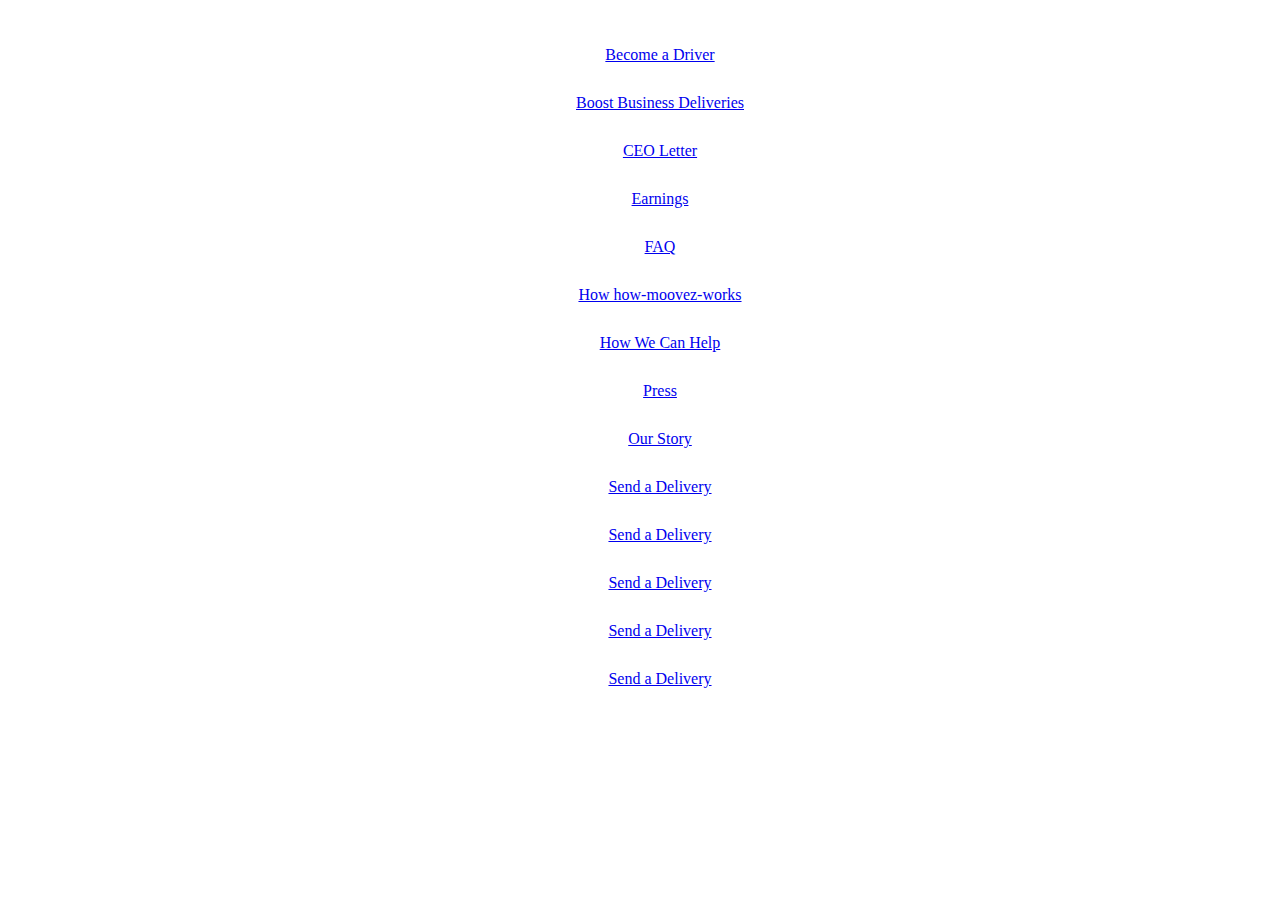
<file: index.html>
<!DOCTYPE html>
<html lang="en">
  <head>
    <meta charset="UTF-8" />
    <meta name="viewport" content="width=device-width, initial-scale=1.0" />
    <title>Document</title>
  </head>
  <style>
    ul {
      text-align: center;
      align-content: center;
      justify-content: center;
      list-style-type: none;
    }

    li {
      margin-top: 30px;
    }
  </style>
  <body>
    <ul>
      <li>
        <a href="./become-a-driver.html"> <p>Become a Driver</p></a>
      </li>
      <li>
        <a href="./boost-business-deliveries.html">
          <p>Boost Business Deliveries</p></a
        >
      </li>
      <li>
        <a href="./ceo_letter.html"> <p>CEO Letter</p></a>
      </li>
      <li>
        <a href="./earnings.html"> <p>Earnings</p></a>
      </li>
      <li>
        <a href="./faq.html"> <p>FAQ</p></a>
      </li>
      <li>
        <a href="./how-moovez-works.html"> <p>How how-moovez-works</p></a>
      </li>
      <li>
        <a href="./how-we-can-help.html"> <p>How We Can Help</p></a>
      </li>
      <li>
        <a href="./moovezBlog.html"> <p>Press</p></a>
      </li>
      <li>
        <a href="./our_story.html"> <p>Our Story</p></a>
      </li>
      <li>
        <a href="./send-a-delivery.html"> <p>Send a Delivery</p></a>
      </li>
      <li>
        <a href="./how_to_order.html"> <p>Send a Delivery</p></a>
      </li>
      <li>
        <a href="./things_to_know.html"> <p>Send a Delivery</p></a>
      </li>
      <li>
        <a href="./testimonial.html"> <p>Send a Delivery</p></a>
      </li>
      <li>
        <a href="./why_need.html"> <p>Send a Delivery</p></a>
      </li>
    </ul>
  </body>
</html>
</file>
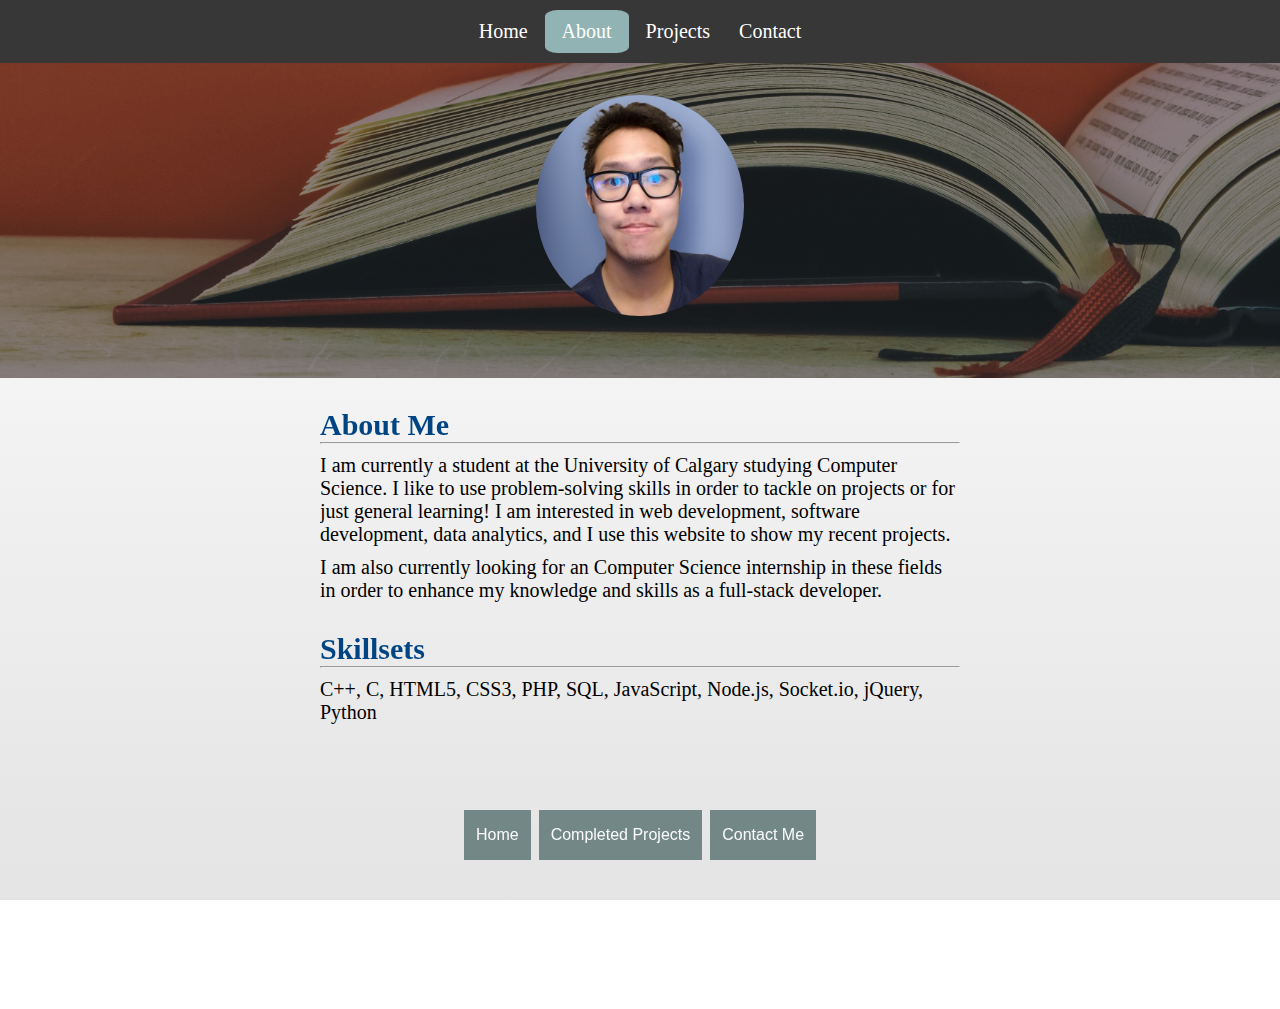
<file: about.html>
<!DOCTYPE html>
<html lang="en">
  <head>
    <meta charset="UTF-8" />
    <meta name="viewport" content="width=device-width, initial-scale=1.0" />
    <meta http-equiv="X-UA-Compatible" content="ie=edge" />
    <title>Chris Chen</title>
    <link
      rel="shortcut icon"
      type="image/x-icon"
      href="./img/icons/chris-logo.ico"
    />
    <link rel="stylesheet" href="style.css" />
  </head>
  <body>
    <!-- NavBar -->
    <div id="navbar">
      <ul>
        <li>
          <a href="./index.html">Home</a>
        </li>
        <li><a class="current-page" href="./about.html">About</a></li>
        <li><a href="./projects.html">Projects</a></li>
        <li><a href="./contact.html">Contact</a></li>
      </ul>
    </div>
    <!-- Hero Image Heading -->
    <div class="about-hero">
      <img src="img/icons/me.jpg" alt="Chris Chen" />
    </div>
    <!-- Body Paragraphs -->
    <div class="body-section">
      <div id="about-font">
        <h1>About Me</h1>
        <hr />
        <p>
          I am currently a student at the University of Calgary studying
          Computer Science. I like to use problem-solving skills in order to
          tackle on projects or for just general learning! I am interested in
          web development, software development, data analytics, and I use this
          website to show my recent projects.
        </p>
        <p>
          I am also currently looking for an Computer Science internship in
          these fields in order to enhance my knowledge and skills as a
          full-stack developer.
        </p>
        <h1>Skillsets</h1>
        <hr />
        <p>
          C++, C, HTML5, CSS3, PHP, SQL, JavaScript, Node.js, Socket.io, jQuery,
          Python
        </p>

        <div class="center-objects">
          <button
            class="button-style"
            type="button"
            onclick="window.location.href = './index.html';"
          >
            Home
          </button>
          <button
            class="button-style"
            type="button"
            onclick="window.location.href = './projects.html';"
          >
            Completed Projects
          </button>
          <button
            class="button-style"
            type="button"
            onclick="window.location.href = './contact.html';"
          >
            Contact Me
          </button>
        </div>
      </div>
    </div>
    <div class="contact-footer2">
      <div id="footer-bar">
        <ul>
          <li>
            <span class="github-icon"
              ><a href="https://github.com/chrisoChen">GitHub</a></span
            >
          </li>
          <li>
            <span class="linkedin-icon">
              <a href="https://www.linkedin.com/in/chris-chen-b99336172/"
                >LinkedIn</a
              >
            </span>
          </li>
        </ul>
      </div>
    </div>
  </body>
</html>
</file>
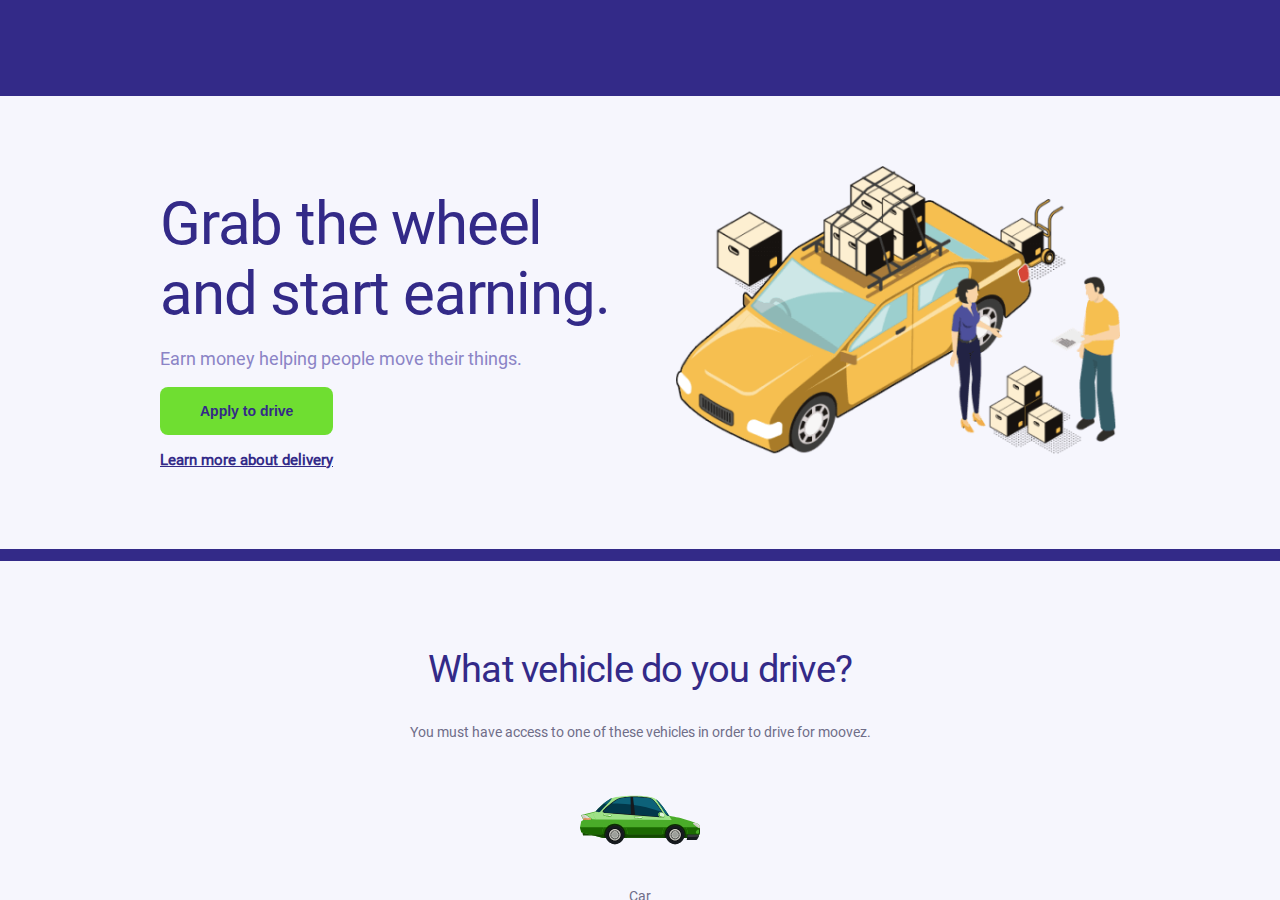
<file: become-a-driver.html>
<!DOCTYPE html>
<html lang="en">
  <head>
    <meta charset="UTF-8" />
    <meta name="viewport" content="width=device-width, initial-scale=1.0" />
    <title>Become a Driver</title>

    <!-- CSS -->
    <link
      rel="stylesheet"
      href="https://stackpath.bootstrapcdn.com/bootstrap/4.5.0/css/bootstrap.min.css"
      integrity="sha384-9aIt2nRpC12Uk9gS9baDl411NQApFmC26EwAOH8WgZl5MYYxFfc+NcPb1dKGj7Sk"
      crossorigin="anonymous"
    />

    <link rel="stylesheet" href="css/anysoft.css" />
    <link rel="stylesheet" href="css/veh-carousel.css" />
    <link rel="stylesheet" href="css/muv-style-2.css" />
    <link rel="stylesheet" href="./css/accordion.css" />
  </head>
  <body>
    <div class="full_wrapper">
      <div id="Home">
        <!-- Placeholder Navbar: Replace Immediately -->
        <div
          style="
            position: relative;
            background: #332a88;
            width: 100%;
            height: 6em;
          "
          class="navbar"
        ></div>

        <!-- Home Section -->
        <div class="banner_section">
          <div class="inner_content main_section">
            <div class="full_width_res banner_right">
              <img
                class="responsive_img_holder"
                src="./img/compressed-banner/car_box.png"
                alt="Grab the wheel and start earning."
                title="Grab the wheel and start earning"
              />
            </div>
            <div class="full_width_res banner_left">
              <h1>Grab the wheel and start earning.</h1>
              <p>Earn money helping people move their things.</p>
              <input
                type="button"
                class="btn_general btn_green btn_auto"
                value="Apply to drive"
                onClick='location.href="Home/DriverSignup"'
                autocomplete="false"
              />
              <div class="margin-top-12"></div>
              <a
                href="#why_drive_section"
                class="slide_link"
                id="driver_learn_more_link"
              >
                <span class="banner_purple_text">
                  <u>Learn more about delivery</u>
                </span>
              </a>
            </div>
          </div>
        </div>

        <div class="cl"></div>
        <div class="purp-bar"></div>

        <!-- Vehicle Carousel Section -->
        <div class="side_by_side_section">
          <div class="inner_content">
            <h2>What vehicle do you drive?</h2>
            <p class="default_bottom_margin center_text">
              You must have access to one of these vehicles in order to drive
              for moovez.
            </p>
            <!-- <a href="#" class="bold-font center-item color-deep-purp"
              >How much does it cost?</a
            > -->

            <div class="top-content">
              <div class="container-fluid">
                <div
                  id="vehicleCarousel"
                  class="carousel slide"
                  data-ride="carousel"
                  data-interval="false"
                >
                  <div class="info-container-3">
                    <div
                      class="carousel-inner row w-100 mx-auto"
                      role="listbox"
                    >
                      <div
                        class="carousel-item col-12 col-sm-6 col-md-4 active"
                      >
                        <div class="infoBox-6 noselect">
                          <img
                            src="img/compressed-vehicles/car.svg"
                            class="img-fluid mx-auto d-block"
                            alt="img1"
                          />
                          <p>Car</p>
                        </div>
                      </div>
                      <div class="carousel-item col-12 col-sm-6 col-md-4">
                        <div class="infoBox-6 noselect">
                          <img
                            src="img/compressed-vehicles/mini-van.svg"
                            class="img-fluid mx-auto d-block"
                            alt="img2"
                          />
                          <p>Mini Van</p>
                        </div>
                      </div>
                      <div class="carousel-item col-12 col-sm-6 col-md-4">
                        <div class="infoBox-6 noselect">
                          <img
                            src="img/compressed-vehicles/cargo-van.svg"
                            class="img-fluid mx-auto d-block"
                            alt="img3"
                          />
                          <p>Cargo Van</p>
                        </div>
                      </div>
                      <div class="carousel-item col-12 col-sm-6 col-md-4">
                        <div class="infoBox-6 noselect">
                          <img
                            src="img/compressed-vehicles/pickup-truck.svg"
                            class="img-fluid mx-auto d-block"
                            alt="img4"
                          />
                          <p>Pickup Truck</p>
                        </div>
                      </div>
                      <div class="carousel-item col-12 col-sm-6 col-md-4">
                        <div class="infoBox-6 noselect">
                          <img
                            src="img/compressed-vehicles/pickup-truck-8.svg"
                            class="img-fluid mx-auto d-block"
                            alt="img5"
                          />
                          <p>Pickup Truck 8"</p>
                        </div>
                      </div>
                      <div class="carousel-item col-12 col-sm-6 col-md-4">
                        <div class="infoBox-6 noselect">
                          <img
                            src="img/compressed-vehicles/closed-trailer.svg"
                            class="img-fluid mx-auto d-block"
                            alt="img6"
                          />
                          <p>Cargo Trailer</p>
                        </div>
                      </div>
                      <div class="carousel-item col-12 col-sm-6 col-md-4">
                        <div class="infoBox-6 noselect">
                          <img
                            src="img/compressed-vehicles/open-trailer.svg"
                            class="img-fluid mx-auto d-block"
                            alt="img7"
                          />
                          <p>Utility Trailer</p>
                        </div>
                      </div>
                    </div>

                    <!-- Controls -->
                    <a
                      class="carousel-control-prev"
                      href="#vehicleCarousel"
                      role="button"
                      data-slide="prev"
                    >
                      <div class="left-click-btn">
                        <img
                          class="noselect"
                          src="./img/compressed-icons/nav-left.svg"
                        />
                      </div>
                    </a>
                    <a
                      class="carousel-control-next"
                      href="#vehicleCarousel"
                      role="button"
                      data-slide="next"
                    >
                      <div class="">
                        <img
                          class="noselect"
                          src="./img/compressed-icons/nav-right.svg"
                        />
                      </div>
                    </a>
                  </div>
                </div>
              </div>
            </div>
          </div>
        </div>

        <!-- "Don't see your Vehicle?" Box -->
        <div class="cl"></div>
        <div id="unseenVehicle" class="center-item">
          <div class="curve_box_section">
            <div class="info-container-3">
              <div class="inner_content">
                <div class="infoContent">
                  <h2 class="margin_top_4rm">Don’t see your vehicle?</h2>
                  <p class="color-light-purp marT16 marB24">
                    Your vehicle may belong to a subcategory or a NEW category.
                    You can still apply. Our verification team will process your
                    application and put you in the appropriate category or
                    create a new one for your vehicle type so you can start
                    accepting deliveries.
                  </p>
                  <input
                    type="button"
                    class="btn_general btn_blue btn_auto"
                    style="margin-left: auto; margin-right: auto"
                    value="Contact us"
                    onclick="location.href='Home/MUVContactUs'"
                    autocomplete="false"
                  />
                </div>
              </div>
            </div>
          </div>
        </div>

        <!-- "Why Drive " Section -->
        <div class="cl"></div>
        <div id="why_drive_section" class="inner_content">
          <div class="side_by_side_section" style="padding-top: 2rem">
            <h2 style="margin-block-start: 0; margin-block-end: 0">
              Why drive with moovez?
            </h2>
            <p class="center_text margin-top-12">
              It’s the perfect side hustle! Make a delivery when and where you
              want. You’re in control.
            </p>
            <div class="side_by_side_grid_section padding-top-45">
              <div class="one_forth">
                <div class="image_section">
                  <img
                    src="img/compressed-icons/purpIcons/money.svg"
                    alt="Earn Money"
                    title="Earn Money"
                  />
                </div>
                <div class="text_section">
                  <h3><b>Earn money</b></h3>
                  <p>The more you deliver the more you earn.</p>
                </div>
              </div>
              <div class="one_forth">
                <div class="image_section">
                  <img
                    src="img/compressed-icons/purpIcons/time.svg"
                    alt="Drive on your own time"
                    title="Drive on your own time"
                  />
                </div>
                <div class="text_section">
                  <h3><b>Drive on your own time</b></h3>
                  <p>
                    On the way to and from work, for an hour, a weekend, make
                    deliveries around your schedule.
                  </p>
                </div>
              </div>
              <div class="one_forth">
                <div class="image_section">
                  <img
                    src="img/compressed-icons/purpIcons/register.svg"
                    alt="Simple registration process"
                    title="Simple registration process"
                  />
                </div>
                <div class="text_section">
                  <h3><b>Simple registration process</b></h3>
                  <p>
                    Need to be 21 or older, have a valid Canadian driver's
                    licence and proof of Canadian work eligibility.
                  </p>
                </div>
              </div>
              <div class="one_forth">
                <div class="image_section">
                  <img
                    src="./img/compressed-icons/purpIcons/training.svg"
                    alt="Virtual training"
                    title="Virtual training"
                  />
                </div>
                <div class="text_section">
                  <h3><b>Virtual training</b></h3>
                  <p>
                    Become a verified moovez driver partner by completing our
                    quick and simple training course online from home.
                  </p>
                </div>
              </div>
            </div>
          </div>
        </div>

        <!-- "How does it work?" Section -->
        <div id="how_work_content" class="info-section2">
          <div class="inner_content">
            <h2 class="grid_title color-white-purp center_text margin_top_5">
              How does it work?
            </h2>
            <div id="how_work_section" class="half_grid">
              <!-- <h2 id="how_work_title" class="color-white-purp half_grid_title">
                How does it work?
              </h2> -->
              <div
                id="how_work_right"
                class="half_grid_content_right"
                id="instructions"
                style="justify-items: center; align-items: center"
              >
                <h6 class="color-light-purp2">Step 1</h6>
                <h5 class="color-white marB24">
                  View all orders available for your vehicle type from your
                  Dashboard.
                </h5>

                <h6 class="color-light-purp2">Step 2</h6>
                <h5 class="color-white marB24">
                  Accept the orders you want to deliver.
                </h5>
                <h6 class="color-light-purp2">Step 3</h6>
                <h5 class="color-white marB24">
                  Hit the road and complete the deliveries.
                </h5>
                <h6 class="color-light-purp2">Step 4</h6>
                <h5 class="color-white marB24">
                  Review your earnings and get paid.
                </h5>
              </div>
              <div id="how_work_left" class="half_grid_content_left">
                <div class="center-item">
                  <img
                    class=""
                    src="img/compressed-mobile/phone75.svg"
                    alt=""
                    title=""
                  />
                </div>
              </div>
            </div>
          </div>
        </div>

        <!-- "Earnings" Section -->
        <div class="cl"></div>
        <div id="unseenVehicle" class="center-item">
          <div class="info-container-3">
            <div class="infoContent">
              <div class="inner_content">
                <h2>Earnings?</h2>
                <p style="margin-bottom: 0" class="color-light-purp marT16">
                  Better understand how your earnings work. Get to know the
                  tools in the app, track your earnings and cash out.
                </p>
                <p class="color-light-purp marB24">
                  All from your driver’s account.
                </p>
                <input
                  type="button"
                  class="btn_general btn_blue btn_auto"
                  style="margin-left: auto; margin-right: auto"
                  value="Earnings overview"
                  onclick="location.href='./earnings.html'"
                  autocomplete="false"
                />
              </div>
            </div>
          </div>
        </div>

        <!-- "moovez insurance protection" Section -->
        <div class="cl"></div>
        <div class="info-section3">
          <div class="inner_content" style="margin-top: 6rem">
            <div class="inner_content">
              <div class="info-container">
                <div id="insurance_header">
                  <h2>moovez insurance protection</h2>
                  <p class="color-light-purp" style="margin-top: 6px">
                    The three different phases of driving while on moovez have
                    different coverage.
                  </p>
                </div>
                <div class="content_rowBox" style="margin-bottom: 3rem">
                  <div class="content_imgRow">
                    <div class="content_imgRow_icon">
                      <img
                        src="img/compressed-icons/purpIcons/silent.svg"
                        alt="App is off"
                        title="App is off"
                      />
                    </div>
                    <div class="content_imgRow_text">
                      <h3 class="color-dark-purp">App is off</h3>
                      <p class="margin-top-12">
                        Your personal auto insurance coverage applies. You are
                        not in the process of making a delivery.
                      </p>
                    </div>
                  </div>
                  <div class="content_imgRow">
                    <div class="content_imgRow_icon">
                      <img
                        src="img/compressed-icons/purpIcons/register.svg"
                        alt="Waiting for a delivery request"
                        title="Waiting for a delivery request"
                      />
                    </div>
                    <div class="content_imgRow_text">
                      <h3 class="color-dark-purp">
                        App is on, waiting for a delivery request
                      </h3>
                      <p class="margin-top-12">
                        moovez provides third-party liability insurance for
                        covered accidents if your personal insurance does not
                        apply.
                        <br />
                        • $50,000/person for bodily injury <br />
                        • $100,000/accident for bodily injury <br />
                        • $25,000/accident for property damage <br />
                      </p>
                    </div>
                  </div>
                  <div class="content_imgRow">
                    <div class="content_imgRow_icon">
                      <img
                        src="img/compressed-icons/purpIcons/request.svg"
                        alt="Waiting for a delivery request"
                        title="Waiting for a delivery request"
                      />
                    </div>
                    <div class="content_imgRow_text">
                      <h3 class="color-dark-purp">
                        App is on, picking up or making delivery
                      </h3>
                      <p class="margin-top-12">
                        moovez provides the following auto insurance for covered
                        accidents: <br />
                        • $1,000,000 for 3rd-party auto liability <br />
                        • Uninsured/underinsured motorist bodily injury <br />
                        • Contingent comprehensive & collision up to the actual
                        cash value of the car ($2,500 deductible) <br />
                        <br />
                        moovez provides the following liability insurance for
                        cargo:
                        <br />
                        • $1,000,000 for 3rd-party liability $1M full
                        replacement value cargo insurance coverage <br />
                      </p>
                    </div>
                  </div>
                </div>
              </div>
            </div>
          </div>
        </div>

        <!-- "Be a boss" section -->
        <div class="inner_content marT90" style="margin-bottom: 0">
          <div class="sign_up_rider_or_driver">
            <div class="full_width_res sign_up_right">
              <img
                src="./img/compressed-banner/sign_up_to_be_a_rider_or_a_driver.svg"
                alt="Sign up to be a rider or a driver."
                title="Sign up to be a rider or a driver."
              />
            </div>
            <div class="full_width_res sign_up_left">
              <h2>Ready to get started?</h2>
              <p class="color-light-purp3 margin-top-12">
                Sign up to be a rider or a driver.
              </p>
              <input
                type="button"
                class="btn_general btn_yellow"
                value="Sign Up"
                autocomplete="false"
                onclick="location.href = '/Home/DriverSignup'"
              />
            </div>
            <div class="cl"></div>
          </div>
        </div>

        <!-- Accordion Section -->
        <div class="center-item" style="margin-top: -3rem">
          <div
            class="curve_box_section_clear"
            style="margin-top: -2rem; margin-bottom: 0"
          >
            <div class="infoContent_alt">
              <div
                class="side_by_side_section"
                style="padding-top: 0; padding-bottom: 0"
              >
                <ul class="list-style-1" id="accordion">
                  <li class="margin-style-1">
                    <a
                      class="hyperlink-duo-2"
                      href="#toggle1"
                      data-toggle="collapse"
                    >
                      <img
                        class="grid-item-center"
                        src="./img/compressed-icons/add-sq1.svg"
                        alt="+"
                      />
                      <h3>
                        What documents are required to be a moovez driver?
                      </h3></a
                    >

                    <div class="grid-line-1">
                      <div class="empty-square"></div>
                      <p id="toggle1" class="collapse">
                        You will be required to provide a valid Canadian
                        driver's licence, vehicle insurance and registration,
                        proof of Canadian work eligibility and a background
                        check will be performed. We need to screen all eligible
                        drivers in order to keep our customers safe.
                      </p>
                    </div>

                    <hr class="hr-purp" />
                  </li>
                  <li class="margin-style-1">
                    <a
                      class="hyperlink-duo-2"
                      href="#toggle2"
                      data-toggle="collapse"
                    >
                      <img
                        class="grid-item-center"
                        src="./img/compressed-icons/add-sq1.svg"
                        alt="+"
                      />
                      <h3>How do I sign up to be a moovez driver?</h3></a
                    >

                    <div class="grid-line-1">
                      <div class="empty-square"></div>
                      <p id="toggle2" class="collapse">
                        Step one is to apply. Please click on any of the buttons
                        that read: “<i>become a driver</i>”, "<i
                          >apply to drive</i
                        >” or “<i>sign up</i>” to drive. <br /><br />

                        Once you have signed up, you will be directed to our
                        application process. Follow the required steps and
                        upload all necessary documents. These documents are
                        required by law. You won’t be able to accept orders
                        until all necessary documents have been uploaded and
                        approved by our verification team.
                      </p>
                    </div>

                    <hr class="hr-purp" />
                  </li>
                  <li class="margin-style-1">
                    <a
                      class="hyperlink-duo-2"
                      href="#toggle3"
                      data-toggle="collapse"
                    >
                      <img
                        class="grid-item-center"
                        src="./img/compressed-icons/add-sq1.svg"
                        alt="+"
                      />
                      <h3>How long does the application process take?</h3></a
                    >

                    <div class="grid-line-1">
                      <div class="empty-square"></div>
                      <p id="toggle3" class="collapse">
                        Typically, filling out basic information (like your
                        mobile phone number, driver’s license, and other
                        documents) takes less than 30 minutes. Then a few more
                        things need to happen: <br />
                        <br />
                        <b class="purp-bold">Vehicle Inspection:</b> We’ll need
                        to make sure your vehicle meets our basic requirements
                        and fits in the category of vehicle you've applied for.
                        <br />
                        <br />
                        <b class="purp-bold">Background check:</b> Safety is our
                        top priority, so we’ll need to run a background check to
                        review your driving history. This can take a few days to
                        be completed.
                      </p>
                    </div>

                    <hr class="hr-purp" />
                  </li>
                  <li class="margin-style-1">
                    <a
                      class="hyperlink-duo-2"
                      href="#toggle4"
                      data-toggle="collapse"
                    >
                      <img
                        class="grid-item-center"
                        src="./img/compressed-icons/add-sq1.svg"
                        alt="+"
                      />
                      <h3>When and where should I drive?</h3></a
                    >

                    <div class="grid-line-1">
                      <div class="empty-square"></div>
                      <p id="toggle4" class="collapse">
                        Normal business hours are of course quite good because
                        most people are busy with work so could free up some
                        time during their day by outsourcing delivery and saving
                        on unessential trips. <br /><br />

                        Weekends are a great time to target family orders. This
                        is generally the time families will choose to move, do
                        home improvement, declutter and clean, etc. People will
                        gladly pay for a vehicle that show up at their doorstep
                        and saves them a trip to the rental counter or even
                        better does the entire delivery for them.
                      </p>
                    </div>

                    <hr class="hr-purp" />
                  </li>
                  <li class="margin-style-1">
                    <a
                      class="hyperlink-duo-2"
                      href="#toggle5"
                      data-toggle="collapse"
                    >
                      <img
                        class="grid-item-center"
                        src="./img/compressed-icons/add-sq1.svg"
                        alt="+"
                      />
                      <h3>Is moovez safe?</h3></a
                    >

                    <div class="grid-line-1">
                      <div class="empty-square"></div>
                      <p id="toggle5" class="collapse">
                        At moovez, we’re committed to driver and customer
                        safety. We’ve got your back before, during, and after
                        the ride. We've designed a review process for drivers to
                        review the customers. Any customer that behaves in a way
                        deemed inappropriate by our internal code of conduct
                        will be removed from our platform indefinitely.
                        <br /><br />
                        <b class="purp-bold">24/7 support:</b> Easily contact
                        our support team for reliable, around-the-clock help by
                        phone or email, with any issues on and off the road.
                        <br /><br />
                        <b class="purp-bold">Emergency assistance:</b> You
                        always have the ability to contact 911 directly.
                        <br /><br />
                        <b class="purp-bold">Insurance:</b> Our coverage
                        includes liability and car insurance so we quite
                        literally have your back — from the moment you switch
                        into driver mode until you drop off your last delivery
                        of the day.<br />
                        <a href="#">Learn more</a> <br /><br />
                        We do our best to create a safe work environment for
                        every driver on our platform but we also need you to
                        make a commitment to your own safety. Moving, lifting,
                        carrying and delivering can be dangerous if not done
                        properly. Safe work practices are ultimately what will
                        reduce injuries. Slow down, be careful and stay safe out
                        there.
                      </p>
                    </div>

                    <hr class="hr-purp" />
                  </li>
                  <li class="margin-style-1">
                    <a
                      class="hyperlink-duo-2"
                      href="#toggle6"
                      data-toggle="collapse"
                    >
                      <img
                        class="grid-item-center"
                        src="./img/compressed-icons/add-sq1.svg"
                        alt="+"
                      />
                      <h3>How do I get paid?</h3></a
                    >

                    <div class="grid-line-1">
                      <div class="empty-square"></div>
                      <p id="toggle6" class="collapse">
                        Your pay is based on the delivery distance and if the
                        customer chooses to add labour. Drivers keep 100% of the
                        tips and earn 80% of the remaining transaction. All
                        payouts to the drivers are made through the moovez web
                        app weekly, so you’ll need to add your banking info to
                        get paid. You can also set up Express Pay to cash out
                        when you want.
                      </p>
                    </div>
                  </li>
                </ul>
              </div>
            </div>
          </div>
        </div>

        <!-- Placeholder Footer: Replace Immediately -->
        <div
          style="
            position: relative;
            background: #332a88;
            width: 100%;
            height: 32em;
          "
        ></div>
      </div>
    </div>
  </body>

  <!-- Full Jquery Library Needed -->
  <script
    src="https://code.jquery.com/jquery-3.5.1.js"
    integrity="sha256-QWo7LDvxbWT2tbbQ97B53yJnYU3WhH/C8ycbRAkjPDc="
    crossorigin="anonymous"
  ></script>
  <script
    src="https://cdn.jsdelivr.net/npm/popper.js@1.16.0/dist/umd/popper.min.js"
    integrity="sha384-Q6E9RHvbIyZFJoft+2mJbHaEWldlvI9IOYy5n3zV9zzTtmI3UksdQRVvoxMfooAo"
    crossorigin="anonymous"
  ></script>
  <script
    src="https://stackpath.bootstrapcdn.com/bootstrap/4.5.0/js/bootstrap.min.js"
    integrity="sha384-OgVRvuATP1z7JjHLkuOU7Xw704+h835Lr+6QL9UvYjZE3Ipu6Tp75j7Bh/kR0JKI"
    crossorigin="anonymous"
  ></script>

  <!-- Important: Requires backstretch.js and wow.js to function-->
  <script src="js/jquery.backstretch.min.js"></script>
  <script src="js/wow.min.js"></script>
  <script src="js/vehicleCarousel.js"></script>

  <!-- Enable swipe left/right for mobile -->
  <script src="js/carousel-swipe.js"></script>
  <script src="js/accordion.js"></script>
</html>
</file>
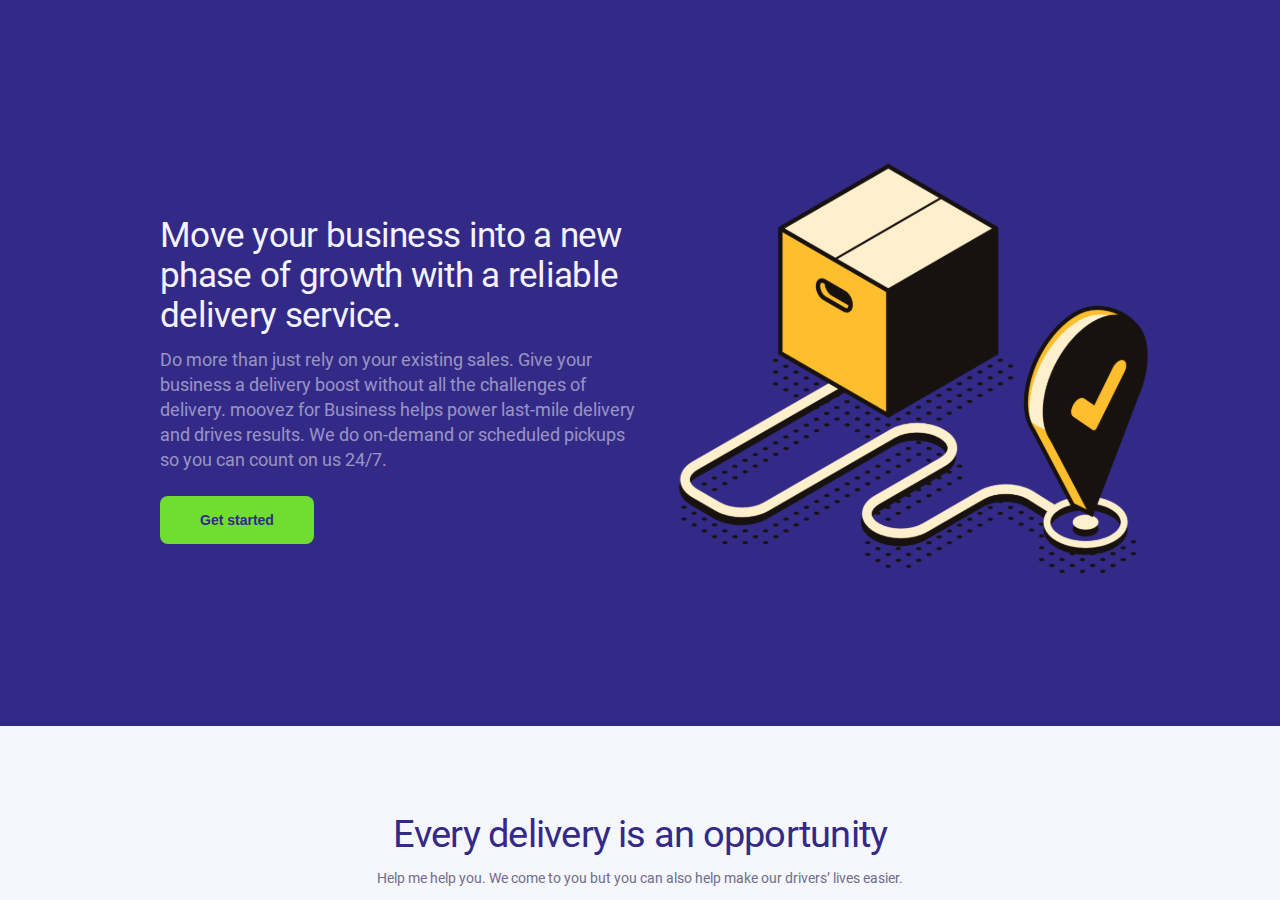
<file: boost-business-deliveries.html>
<!DOCTYPE html>
<html lang="en">
  <head>
    <meta charset="UTF-8" />
    <meta name="viewport" content="width=device-width, initial-scale=1.0" />
    <title>Boost Business Deliveries</title>

    <!-- CSS -->
    <link
      rel="stylesheet"
      href="https://stackpath.bootstrapcdn.com/bootstrap/4.5.0/css/bootstrap.min.css"
      integrity="sha384-9aIt2nRpC12Uk9gS9baDl411NQApFmC26EwAOH8WgZl5MYYxFfc+NcPb1dKGj7Sk"
      crossorigin="anonymous"
    />

    <link rel="stylesheet" href="css/anysoft.css" />
    <link rel="stylesheet" href="css/veh-carousel.css" />
    <link rel="stylesheet" href="css/muv-style-2.css" />
    <link rel="stylesheet" href="./css/accordion.css" />
  </head>
  <body>
    <div class="full_wrapper">
      <div id="Home">
        <!-- Placeholder Navbar: Replace Immediately -->
        <div
          style="
            position: relative;
            background: #332a88;
            width: 100%;
            height: 6em;
          "
          class="navbar"
        ></div>

        <!-- "Move your business" Section -->
        <div class="cl"></div>
        <div class="info-section2">
          <div class="inner_content">
            <div class="half_grid margin-bot-4em">
              <div id="how_does_section_left" class="half_grid_content_left">
                <div class="inner_content">
                  <h2
                    class="color-white-purp"
                    style="line-height: 40px; font-size: 2.2rem"
                  >
                    Move your business into a new phase of growth with a
                    reliable delivery service.
                  </h2>
                  <h6
                    class="text_style_v2 color-grey-white margin-top-12 marB24"
                  >
                    Do more than just rely on your existing sales. Give your
                    business a delivery boost without all the challenges of
                    delivery. moovez for Business helps power last-mile delivery
                    and drives results. We do on-demand or scheduled pickups so
                    you can count on us 24/7.
                  </h6>
                  <input
                    id="deliveries_btn"
                    type="button"
                    class="btn_general btn_green btn_auto"
                    value="Get started"
                    onclick="location.href='Rider/RiderDashboard'"
                    autocomplete="false"
                  />
                </div>
              </div>

              <div id="how_does_section_right" class="half_grid_content_right">
                <div class="inner_content">
                  <img
                    class="grid_img"
                    src="img/compressed-banner/box-desig1.svg"
                    alt="Move your business"
                    title="Move your business"
                  />
                </div>
              </div>
            </div>
          </div>
        </div>

        <!-- Deliveries Overlay -->
        <div id="deliveries_overlay" class="page_overlay">
          <div
            id="deliveries_position_container"
            class="overlay_position_container"
          >
            <div class="overlay_curve_box">
              <div class="left_text padStyle_1">
                <div class="overlay_heading">
                  <h2 class="marginT_0 marB24">
                    It’s time to give your deliveries a boost.
                  </h2>
                </div>
                <div class="">
                  <form name="deliveries_info_form" action="" method="POST">
                    <div id="form_grid">
                      <div class="formInput">
                        <label id="deliveries_label" for="name"
                          >Your name</label
                        >
                        <input
                          class="inputBlock"
                          type="textbox"
                          id="deliveries_info_name"
                          name="name"
                          placeholder="John Doe"
                        />
                      </div>
                      <div class="formInput">
                        <label id="deliveries_label" for="business_name"
                          >Business name</label
                        >
                        <input
                          class="inputBlock"
                          type="textbox"
                          id="deliveries_info_bName"
                          name="business_name"
                          placeholder="Work name"
                        />
                      </div>
                      <div class="formInput">
                        <label id="deliveries_label" for="work_email"
                          >Work email</label
                        >
                        <input
                          class="inputBlock"
                          type="textbox"
                          id="deliveries_info_workEmail"
                          name="work_email"
                          placeholder="john@company.com"
                        />
                      </div>
                      <div class="formInput">
                        <label id="deliveries_label" for="phone_number"
                          >Phone number</label
                        >
                        <input
                          class="inputBlock"
                          type="textbox"
                          id="deliveries_info_phone_number"
                          name="phone_number"
                          placeholder="(123) 1234-1224"
                        />
                      </div>
                      <div id="industForm" class="longGridItem">
                        <label id="deliveries_label" for="industry"
                          >What industry are you in?</label
                        >
                        <input
                          class="longInputBlock"
                          type="textbox"
                          id="deliveries_info_industry"
                          name="industry"
                          placeholder="Industry"
                        />
                      </div>
                      <div id="phoneForm" class="longGridItem">
                        <label id="deliveries_label" for="support_type"
                          >What type of delivery support are you looking
                          for?</label
                        >
                        <input
                          class="longInputBlock"
                          type="textbox"
                          id="deliveries_info_support_type"
                          name="support_type"
                          placeholder="daily/weekly/monthly"
                        />
                      </div>
                    </div>
                  </form>
                </div>
                <div id="delivery_buttons" class="flex_area margin_top_15_cent">
                  <input
                    id="deliveries_btn_submit"
                    type="button"
                    class="btn_general btn_yellow btn_auto"
                    value="Submit"
                    onclick=""
                    autocomplete="false"
                  />
                  <input
                    id="deliveries_btn_close"
                    type="button"
                    class="btn_general btn_no_color btn_auto"
                    value="Cancel"
                    onclick=""
                    autocomplete="false"
                  />
                </div>
              </div>
            </div>
          </div>
        </div>

        <!-- "Every delivery is an opportunity" Section -->
        <div class="cl"></div>
        <div class="side_by_side_section" style="padding-bottom: 2.5rem">
          <div class="center-item">
            <div class="inner_content">
              <h2 style="margin-block-start: 0; margin-block-end: 0">
                Every delivery is an opportunity
              </h2>
              <p class="center_text margin-top-12">
                Help me help you. We come to you but you can also help make our
                drivers’ lives easier.
              </p>
              <input
                type="button"
                class="btn_general btn_blue btn_auto"
                style="
                  margin-left: auto;
                  margin-right: auto;
                  margin-top: 20px;
                  color: white;
                "
                value="Get started"
                onclick="location.href='Rider/RiderDashboard'"
                autocomplete="false"
              />
            </div>
          </div>
        </div>
        <div class="cl"></div>
        <div class="inner_content">
          <div class="side_by_side_section padTop_0">
            <div class="side_by_side_grid_section">
              <div class="one_forth">
                <div class="image_section">
                  <img
                    src="img/compressed-icons/purp_alt_icons/drive.svg"
                    alt="Drive your business forward"
                    title="Drive your business forward"
                  />
                </div>
                <div class="text_section">
                  <h3>
                    <b class="color-deep-purp"> Drive your business forward</b>
                  </h3>
                  <p>
                    Stay competitive in the new world of online sales.
                    Innovatively scale your operation.
                  </p>
                </div>
              </div>
              <div class="one_forth">
                <div class="image_section">
                  <img
                    src="img/compressed-icons/purp_alt_icons/good.svg"
                    alt="Good for your bottom line"
                    title="Good for your bottom line"
                  />
                </div>
                <div class="text_section">
                  <h3>
                    <b class="color-deep-purp">Good for your bottom line</b>
                  </h3>
                  <p>
                    No need to manage your own fleet. Reduce costs and only pay
                    for delivery when you need it.
                  </p>
                </div>
              </div>
              <div class="one_forth">
                <div class="image_section">
                  <img
                    src="img/compressed-icons/purp_alt_icons/reliable.svg"
                    alt="Reliable deliveries"
                    title="Reliable deliveries"
                  />
                </div>
                <div class="text_section">
                  <h3><b class="color-deep-purp">Reliable deliveries</b></h3>
                  <p>
                    Book on-demand or scheduled pickups. We're here when you
                    need us.
                  </p>
                </div>
              </div>
              <div class="one_forth">
                <div class="image_section">
                  <img
                    src="./img/compressed-icons/purp_alt_icons/fast.svg"
                    alt="Fast and simple "
                    title="Fast and simple "
                  />
                </div>
                <div class="text_section">
                  <h3><b class="color-deep-purp">Fast and simple</b></h3>
                  <p>
                    Choose the vehicle you need, input pickup and drop-off
                    locations and you’re good to go.
                  </p>
                </div>
              </div>
            </div>
          </div>
        </div>

        <!-- "A solution that delivers" Section -->
        <div class="cl"></div>
        <div class="info-section3">
          <div class="side_by_side_section" style="padding-top: 4rem">
            <div class="center-item">
              <div class="inner_content">
                <h2 style="margin-block-start: 0; margin-block-end: 0">
                  A solution that delivers
                </h2>
              </div>
            </div>
          </div>
          <div class="inner_content">
            <div class="side_by_side_section padTop_0">
              <div class="side_by_side_grid_section">
                <div class="one_forth">
                  <div class="image_section">
                    <img
                      src="img/compressed-icons/purpIcons/car.svg"
                      alt="Multiple vehicle options"
                      title="Multiple vehicle options"
                    />
                  </div>
                  <div class="text_section">
                    <h3 style="margin-block-end: 0.5rem">
                      <b class="color-deep-purp">Multiple vehicle options</b>
                    </h3>
                    <p>Choose the vehicle that fits your delivery needs.</p>
                  </div>
                </div>
                <div class="one_forth">
                  <div class="image_section">
                    <img
                      src="img/compressed-icons/purpIcons/multi-stop.svg"
                      alt="Multi-stop orders"
                      title="Multi-stop orders"
                    />
                  </div>
                  <div class="text_section">
                    <h3 style="margin-block-end: 0.5rem">
                      <b class="color-deep-purp">Multi-stop orders</b>
                    </h3>
                    <p>Deliver more in one go.</p>
                  </div>
                </div>
                <div class="one_forth">
                  <div class="image_section">
                    <img
                      src="img/compressed-icons/purpIcons/tracking.svg"
                      alt="Real-time tracking "
                      title="Real-time tracking "
                    />
                  </div>
                  <div class="text_section">
                    <h3 style="margin-block-end: 0.5rem">
                      <b class="color-deep-purp"> Real-time tracking</b>
                    </h3>
                    <p>
                      A secure and reliable way to keep your customers up to
                      date on their delivery.
                    </p>
                  </div>
                </div>
                <div class="one_forth">
                  <div class="image_section">
                    <img
                      src="./img/compressed-icons/purpIcons/manager.svg"
                      alt="Account manager"
                      title="Account manager"
                    />
                  </div>
                  <div class="text_section">
                    <h3 style="margin-block-end: 0.5rem">
                      <b class="color-deep-purp"> Account manager</b>
                    </h3>
                    <p>
                      Help is always available. We work to support your business
                      growth.
                    </p>
                  </div>
                </div>
              </div>
            </div>
          </div>
        </div>

        <!-- Vehicle Carousel Section -->
        <div class="side_by_side_section" style="margin-bottom: 2.5rem">
          <div class="inner_content">
            <h2>Any vehicle to suit your needs</h2>
            <p class="default_bottom_margin center_text">
              From office documents to furniture and appliances, we have the
              vehicle to solve your delivery needs.
            </p>
            <a
              href="./how-moovez-works.html"
              class="bold-font center-item color-deep-purp"
              >How does it work?</a
            >

            <div class="top-content">
              <div class="container-fluid">
                <div
                  id="vehicleCarousel"
                  class="carousel slide"
                  data-ride="carousel"
                  data-interval="false"
                >
                  <div class="info-container-3">
                    <div
                      class="carousel-inner row w-100 mx-auto"
                      role="listbox"
                    >
                      <div
                        class="carousel-item col-12 col-sm-6 col-md-4 active"
                      >
                        <div class="infoBox-6 noselect">
                          <img
                            src="img/compressed-vehicles/car.svg"
                            class="img-fluid mx-auto d-block"
                            alt="img1"
                          />
                          <p>Car</p>
                        </div>
                      </div>
                      <div class="carousel-item col-12 col-sm-6 col-md-4">
                        <div class="infoBox-6 noselect">
                          <img
                            src="img/compressed-vehicles/mini-van.svg"
                            class="img-fluid mx-auto d-block"
                            alt="img2"
                          />
                          <p>Mini Van</p>
                        </div>
                      </div>
                      <div class="carousel-item col-12 col-sm-6 col-md-4">
                        <div class="infoBox-6 noselect">
                          <img
                            src="img/compressed-vehicles/cargo-van.svg"
                            class="img-fluid mx-auto d-block"
                            alt="img3"
                          />
                          <p>Cargo Van</p>
                        </div>
                      </div>
                      <div class="carousel-item col-12 col-sm-6 col-md-4">
                        <div class="infoBox-6 noselect">
                          <img
                            src="img/compressed-vehicles/pickup-truck.svg"
                            class="img-fluid mx-auto d-block"
                            alt="img4"
                          />
                          <p>Pickup Truck</p>
                        </div>
                      </div>
                      <div class="carousel-item col-12 col-sm-6 col-md-4">
                        <div class="infoBox-6 noselect">
                          <img
                            src="img/compressed-vehicles/pickup-truck-8.svg"
                            class="img-fluid mx-auto d-block"
                            alt="img5"
                          />
                          <p>Pickup Truck 8"</p>
                        </div>
                      </div>
                      <div class="carousel-item col-12 col-sm-6 col-md-4">
                        <div class="infoBox-6 noselect">
                          <img
                            src="img/compressed-vehicles/closed-trailer.svg"
                            class="img-fluid mx-auto d-block"
                            alt="img6"
                          />
                          <p>Cargo Trailer</p>
                        </div>
                      </div>
                      <div class="carousel-item col-12 col-sm-6 col-md-4">
                        <div class="infoBox-6 noselect">
                          <img
                            src="img/compressed-vehicles/open-trailer.svg"
                            class="img-fluid mx-auto d-block"
                            alt="img7"
                          />
                          <p>Utility Trailer</p>
                        </div>
                      </div>
                    </div>

                    <!-- Controls -->
                    <a
                      class="carousel-control-prev"
                      href="#vehicleCarousel"
                      role="button"
                      data-slide="prev"
                    >
                      <div class="left-click-btn">
                        <img
                          class="noselect"
                          src="./img/compressed-icons/nav-left.svg"
                        />
                      </div>
                    </a>
                    <a
                      class="carousel-control-next"
                      href="#vehicleCarousel"
                      role="button"
                      data-slide="next"
                    >
                      <div class="">
                        <img
                          class="noselect"
                          src="./img/compressed-icons/nav-right.svg"
                        />
                      </div>
                    </a>
                  </div>
                </div>
              </div>
            </div>
            <!-- Quote Button Feature Not implemented yet -->
            <!-- <input
              type="button"
              class="btn_general btn_blue btn_auto"
              style="
                margin-left: auto;
                margin-right: auto;
                color: #ffffff;
                margin-top: 50px;
              "
              value="Get a quote"
              onclick=""
              autocomplete="false"
            /> -->
          </div>
        </div>

        <!-- Placeholder Footer: Replace Immediately -->
        <div class="cl"></div>
        <div
          style="
            position: relative;
            background: #332a88;
            width: 100%;
            height: 32em;
          "
        ></div>
      </div>
    </div>
  </body>

  <!-- Full Jquery Library Needed -->
  <script
    src="https://code.jquery.com/jquery-3.5.1.js"
    integrity="sha256-QWo7LDvxbWT2tbbQ97B53yJnYU3WhH/C8ycbRAkjPDc="
    crossorigin="anonymous"
  ></script>
  <script
    src="https://cdn.jsdelivr.net/npm/popper.js@1.16.0/dist/umd/popper.min.js"
    integrity="sha384-Q6E9RHvbIyZFJoft+2mJbHaEWldlvI9IOYy5n3zV9zzTtmI3UksdQRVvoxMfooAo"
    crossorigin="anonymous"
  ></script>
  <script
    src="https://stackpath.bootstrapcdn.com/bootstrap/4.5.0/js/bootstrap.min.js"
    integrity="sha384-OgVRvuATP1z7JjHLkuOU7Xw704+h835Lr+6QL9UvYjZE3Ipu6Tp75j7Bh/kR0JKI"
    crossorigin="anonymous"
  ></script>

  <!-- Important: Requires backstretch.js and wow.js to function-->
  <script src="js/jquery.backstretch.min.js"></script>
  <script src="js/wow.min.js"></script>
  <script src="js/vehicleCarousel.js"></script>

  <!-- Enable swipe left/right for mobile -->
  <script src="js/carousel-swipe.js"></script>
  <script src="js/accordion.js"></script>
  <script src="js/page_overlay.js"></script>
</html>
</file>
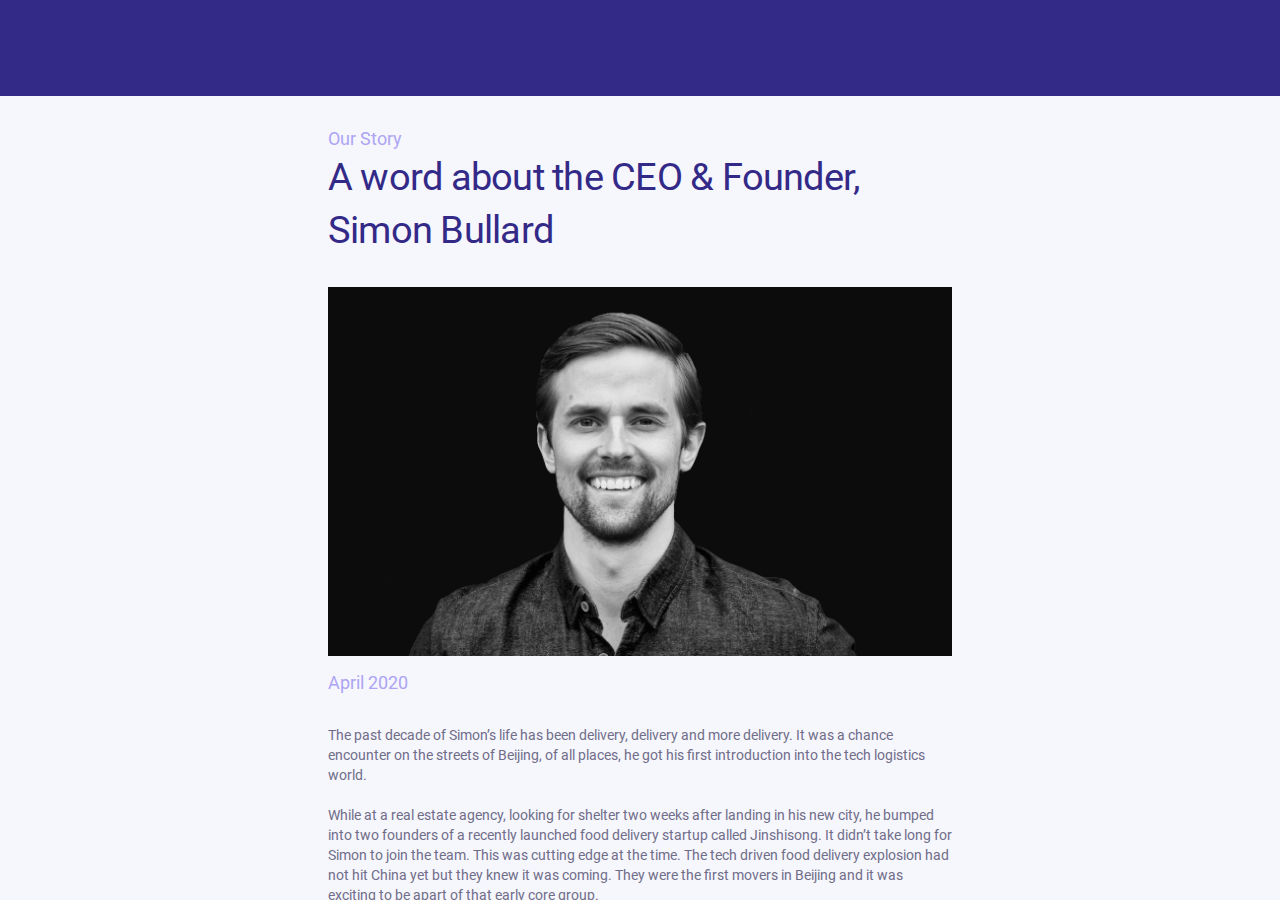
<file: ceo_letter.html>
<!DOCTYPE html>
<html lang="en">
  <head>
    <meta charset="UTF-8" />
    <meta name="viewport" content="width=device-width, initial-scale=1.0" />
    <title>CEO Letter</title>

    <!-- CSS -->
    <link
      rel="stylesheet"
      href="https://stackpath.bootstrapcdn.com/bootstrap/4.5.0/css/bootstrap.min.css"
      integrity="sha384-9aIt2nRpC12Uk9gS9baDl411NQApFmC26EwAOH8WgZl5MYYxFfc+NcPb1dKGj7Sk"
      crossorigin="anonymous"
    />

    <link rel="stylesheet" href="css/anysoft.css" />
    <link rel="stylesheet" href="css/muv-style-2.css" />
  </head>
  <body>
    <div class="full_wrapper">
      <!-- Placeholder Navbar: Replace Immediately -->
      <div
        style="
          position: relative;
          background: #332a88;
          width: 100%;
          height: 6em;
        "
        class="navbar"
      ></div>

      <div class="cl"></div>
      <div id="ceo_letter">
        <!-- Letter Section -->
        <div class="inner_content">
          <div id="letter_info_container_2" class="info-container">
            <h5 class="margin_top_2rm color-light-purp2">Our Story</h5>
            <h2 class="marB32">A word about the CEO & Founder, Simon Bullard</h2>

            <img
              class="max_responsive_img_holder"
              src="img/compressed-banner/simon2.png"
              alt="Simon"
            />

            <div class="cl"></div>
            <h5 class="margin-top-12 color-light-purp2">April 2020</h5>
            <p class="margin_top_2rm">
              The past decade of Simon’s life has been delivery, delivery and
              more delivery. It was a chance encounter on the streets of
              Beijing, of all places, he got his first introduction into the
              tech logistics world.
              <br />
              <br />

              While at a real estate agency, looking for shelter two weeks after
              landing in his new city, he bumped into two founders of a recently
              launched food delivery startup called Jinshisong. It didn’t take
              long for Simon to join the team. This was cutting edge at the
              time. The tech driven food delivery explosion had not hit China
              yet but they knew it was coming. They were the first movers in
              Beijing and it was exciting to be apart of that early core group.
              <br />
              <br />

              After acquiring tremendous experience and a lot of learning, it
              came time for Simon to leave as he had ambitions to start his own
              venture in China. It was somewhat accidental again but he
              cofounded and became CEO of a healthy meal plan subscription
              service called Doko. The first three years of operation were
              exclusively driven by an online ordering system and delivery. By
              year four, three storefronts were opened but delivery remained a
              core part of the business.
              <br />
              <br />
              He achieved his goal of starting a company in China but as they
              say, all good things must come to an end. Following his exit from
              the company, Simon decided it was time to head home. China ignited
              the startup flame but he knew the next one was going to be on home
              turf with home field advantage.
              <br />
              <br />
              moovez is a culmination of that East-West experience. As a witness
              and small participant in a country that transformed into a tech
              and logistics powerhouse, Simon was able to bring this unique
              perspective back with him and identify areas where Canada lagged
              behind. He realized almost immediately the logistics industry was
              in serious need of innovation. Teaming up with Saroj Acharya as
              lead Technical Advisor, they set out to build a platform that will
              provide an innovative solution to an out-of-date industry.
              <br />
              <br />
              They look forward to delivering on their promise that moovez will
              transform the way Canadians move their stuff.
            </p>
          </div>
        </div>

        <!-- "Be a boss" section -->
        <div class="cl"></div>
        <div class="inner_content marT90" style="margin-bottom: 0">
          <div class="sign_up_rider_or_driver">
            <div class="full_width_res sign_up_right">
              <img
                src="./img/compressed-banner/sign_up_to_be_a_rider_or_a_driver.svg"
                alt="Sign up to be a rider or a driver."
                title="Sign up to be a rider or a driver."
              />
            </div>
            <div class="full_width_res sign_up_left">
              <p class="color-light-purp3 margin-top-12">
                Ready to get started?
              </p>
              <h2>Sign up to be a rider or a driver.</h2>
              <input
                type="button"
                class="btn_general btn_yellow"
                value="Sign Up"
                autocomplete="false"
                onclick="location.href = '/Home/UserSignup'"
              />
              <input
                type="button"
                class="btn_general btn_light_blue"
                value="Become a Driver"
                autocomplete="false"
                onclick="location.href = '/Home/DriverSignup'"
              />
            </div>
            <div class="cl"></div>
          </div>
        </div>

        <!-- Placeholder Footer: Replace Immediately -->
        <div
          style="
            position: relative;
            background: #332a88;
            width: 100%;
            height: 32em;
          "
        ></div>
      </div>
    </div>
  </body>

  <!-- Full Jquery Library Needed -->
  <script
    src="https://code.jquery.com/jquery-3.5.1.js"
    integrity="sha256-QWo7LDvxbWT2tbbQ97B53yJnYU3WhH/C8ycbRAkjPDc="
    crossorigin="anonymous"
  ></script>
  <script
    src="https://cdn.jsdelivr.net/npm/popper.js@1.16.0/dist/umd/popper.min.js"
    integrity="sha384-Q6E9RHvbIyZFJoft+2mJbHaEWldlvI9IOYy5n3zV9zzTtmI3UksdQRVvoxMfooAo"
    crossorigin="anonymous"
  ></script>
  <script
    src="https://stackpath.bootstrapcdn.com/bootstrap/4.5.0/js/bootstrap.min.js"
    integrity="sha384-OgVRvuATP1z7JjHLkuOU7Xw704+h835Lr+6QL9UvYjZE3Ipu6Tp75j7Bh/kR0JKI"
    crossorigin="anonymous"
  ></script>
</html>
</file>
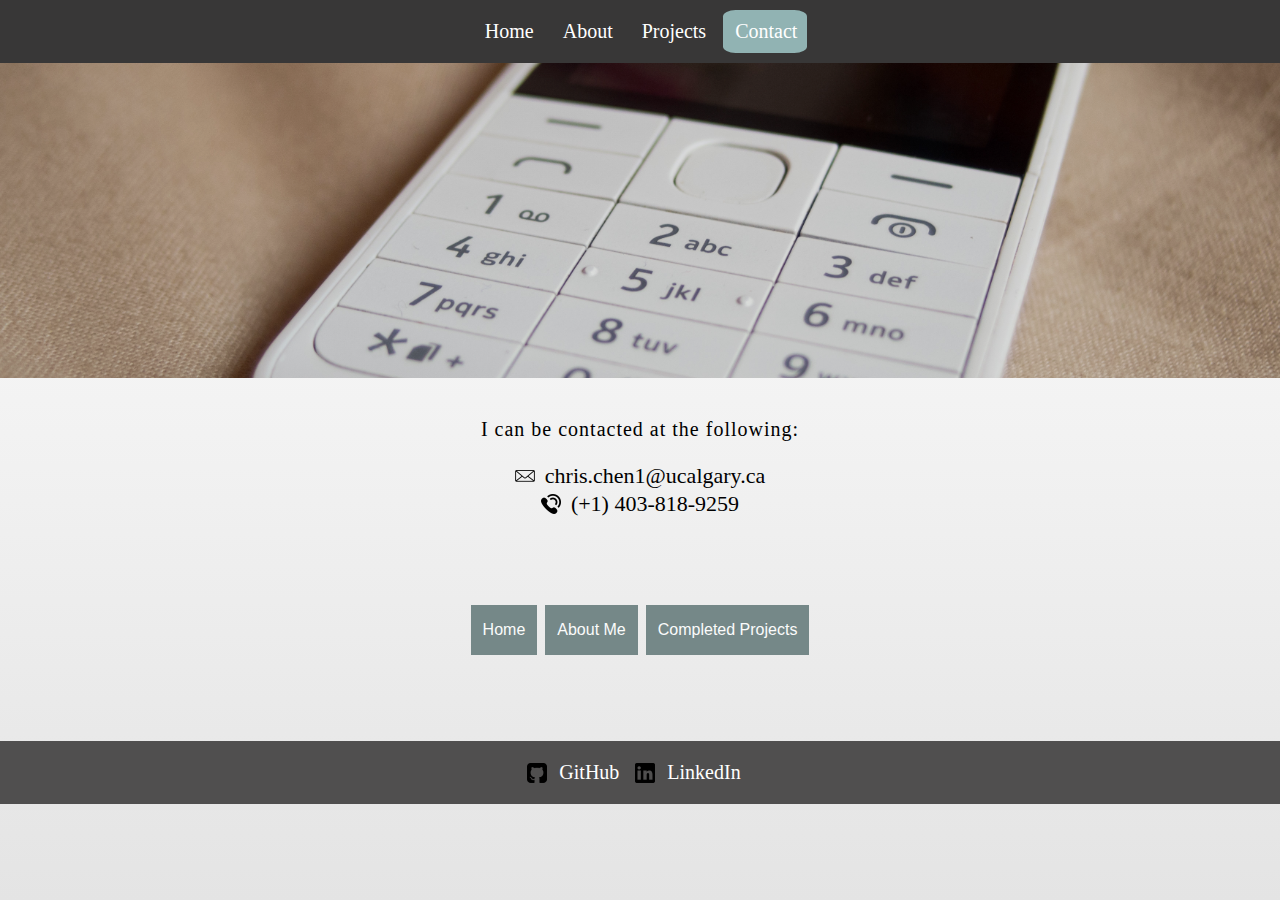
<file: contact.html>
<!DOCTYPE html>
<html lang="en">
  <head>
    <meta charset="UTF-8" />
    <meta name="viewport" content="width=device-width, initial-scale=1.0" />
    <meta http-equiv="X-UA-Compatible" content="ie=edge" />
    <title>Chris Chen</title>
    <link
      rel="shortcut icon"
      type="image/x-icon"
      href="./img/icons/chris-logo.ico"
    />
    <link rel="stylesheet" href="style.css" />
  </head>
  <body>
    <!-- NavBar -->
    <div id="navbar">
      <ul>
        <li>
          <a href="./index.html">Home</a>
        </li>
        <li><a href="./about.html">About</a></li>
        <li><a href="./projects.html">Projects</a></li>
        <li><a class="current-page" href="./contact.html">Contact</a></li>
      </ul>
    </div>
    <!-- Hero Image Heading -->
    <div class="contact-hero"></div>
    <!-- Body Paragraphs -->
    <div class="body-section">
      <p style="text-align: center; margin-top: 2em;">
        I can be contacted at the following:
      </p>
      <table class="contact-table">
        <div class="contact-table-rows">
          <tr class="contact-table-slot">
            <td><span class="mail-icon"> chris.chen1@ucalgary.ca</span></td>
          </tr>
          <tr class="contact-table-slot">
            <td><span class="phone-icon"> (+1) 403-818-9259</span></td>
          </tr>
        </div>
      </table>

      <div class="center-objects">
        <button
          class="button-style"
          type="button"
          onclick="window.location.href = './index.html';"
        >
          Home
        </button>
        <button
          class="button-style"
          type="button"
          onclick="window.location.href = './about.html';"
        >
          About Me
        </button>
        <button
          class="button-style"
          type="button"
          onclick="window.location.href = './projects.html';"
        >
          Completed Projects
        </button>
      </div>
    </div>

    <div class="contact-footer2">
      <div id="footer-bar">
        <ul>
          <li>
            <span class="github-icon"
              ><a href="https://github.com/chrisoChen">GitHub</a></span
            >
          </li>
          <li>
            <span class="linkedin-icon">
              <a href="https://www.linkedin.com/in/chris-chen-b99336172/"
                >LinkedIn</a
              >
            </span>
          </li>
        </ul>
      </div>
    </div>
  </body>
</html>
</file>
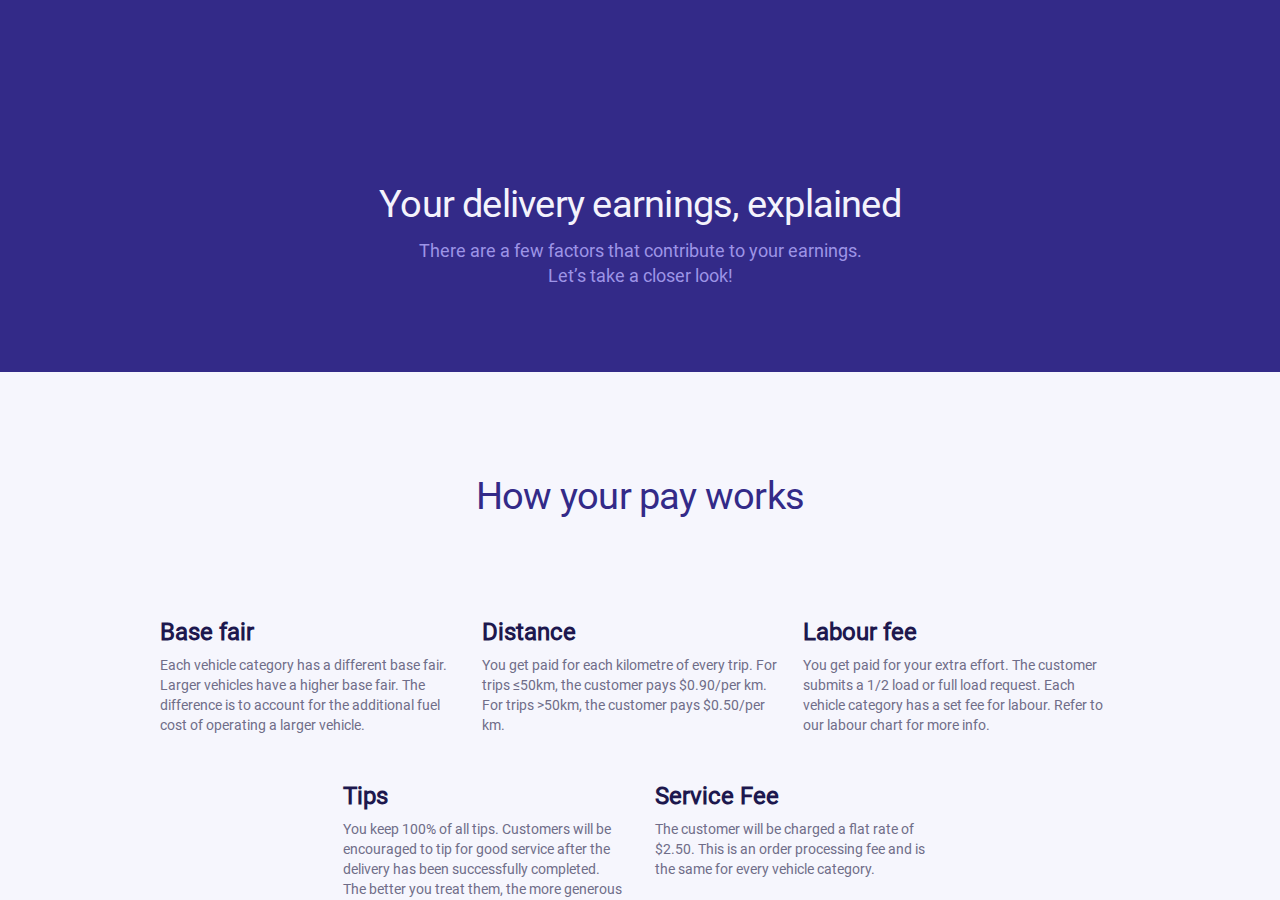
<file: earnings.html>
<!DOCTYPE html>
<html lang="en">
  <head>
    <meta charset="UTF-8" />
    <meta name="viewport" content="width=device-width, initial-scale=1.0" />
    <title>Earnings</title>

    <!-- CSS -->
    <link
      rel="stylesheet"
      href="https://stackpath.bootstrapcdn.com/bootstrap/4.5.0/css/bootstrap.min.css"
      integrity="sha384-9aIt2nRpC12Uk9gS9baDl411NQApFmC26EwAOH8WgZl5MYYxFfc+NcPb1dKGj7Sk"
      crossorigin="anonymous"
    />

    <link rel="stylesheet" href="css/anysoft.css" />
    <link rel="stylesheet" href="css/muv-style-2.css" />
    <link rel="stylesheet" href="./css/accordion.css" />
  </head>
  <body>
    <div class="full_wrapper">
      <div id="Home">
        <!-- Placeholder Navbar: Replace Immediately -->
        <div
          style="
            position: relative;
            background: #332a88;
            width: 100%;
            height: 6em;
          "
          class="navbar"
        ></div>

        <!-- "Your delivery earnings" Section  -->
        <div class="cl"></div>
        <div class="info-section2">
          <div class="side_by_side_section">
            <div class="center-item">
              <div class="inner_content">
                <h2
                  class="color-white-purp"
                  style="margin-block-start: 0; margin-block-end: 0"
                >
                  Your delivery earnings, explained
                </h2>
                <h5
                  class="center_text margin-top-12 color-light-purp4"
                  style="line-height: 140.62%"
                >
                  There are a few factors that contribute to your earnings.
                  <br />
                  Let’s take a closer look!
                </h5>
              </div>
            </div>
          </div>
        </div>

        <!-- How Pay Works Section -->
        <div class="cl"></div>
        <div class="inner_content">
          <div class="inner_content">
            <h2 class="earnings_main_title">How your pay works</h2>
          </div>

          <div class="inner_content">
            <div class="side_by_side_section">
              <div class="side_by_side_grid_section">
                <div style="grid-gap: 5px" class="card_box_container">
                  <div class="card_box_holder">
                    <div id="info_body2" class="card_box_holder_body">
                      <h4 class="earnings_title" style="margin-bottom: 12px">
                        <b class="color-dark-purp">Base fair</b>
                      </h4>
                      <p>
                        Each vehicle category has a different base fair. Larger
                        vehicles have a higher base fair. The difference is to
                        account for the additional fuel cost of operating a
                        larger vehicle.
                      </p>
                    </div>
                  </div>
                  <div class="card_box_holder">
                    <div id="info_body2" class="card_box_holder_body">
                      <h4 class="earnings_title" style="margin-bottom: 12px">
                        <b class="color-dark-purp"> Distance</b>
                      </h4>
                      <p>
                        You get paid for each kilometre of every trip. For trips
                        ≤50km, the customer pays $0.90/per km. For trips >50km,
                        the customer pays $0.50/per km.
                      </p>
                    </div>
                  </div>
                  <div class="card_box_holder">
                    <div id="info_body2" class="card_box_holder_body">
                      <h4 class="earnings_title" style="margin-bottom: 12px">
                        <b class="color-dark-purp"> Labour fee</b>
                      </h4>
                      <p>
                        You get paid for your extra effort. The customer submits
                        a 1/2 load or full load request. Each vehicle category
                        has a set fee for labour. Refer to our labour chart for
                        more info.
                      </p>
                    </div>
                  </div>
                </div>
              </div>
              <div class="info-container">
                <div id="pay_grid" class="half_grid" style="grid-gap: 0">
                  <div class="half_grid_content_left">
                    <div
                      id="pay_card_box_holder_body"
                      class="card_box_holder_body"
                    >
                      <h4 class="earnings_title" style="margin-bottom: 12px">
                        <b class="color-dark-purp">Tips</b>
                      </h4>
                      <p>
                        You keep 100% of all tips. Customers will be encouraged
                        to tip for good service after the delivery has been
                        successfully completed. The better you treat them, the
                        more generous they’ll be.
                      </p>
                    </div>
                  </div>
                  <div
                    id="pay_grid_content_right"
                    class="half_grid_content_right"
                  >
                    <div
                      id="pay_card_box_holder_body"
                      class="card_box_holder_body"
                    >
                      <h4 class="earnings_title" style="margin-bottom: 12px">
                        <b class="color-dark-purp">Service Fee</b>
                      </h4>

                      <p>
                        The customer will be charged a flat rate of $2.50. This
                        is an order processing fee and is the same for every
                        vehicle category.
                      </p>
                    </div>
                  </div>
                </div>
              </div>
            </div>
          </div>
        </div>

        <!-- Earnings Broken Down Section -->
        <div class="cl"></div>
        <div class="inner_content">
          <h2 class="center_text">Your earnings broken-down</h2>
          <div class="inner_content">
            <div class="info-container-3">
              <div id="pay_grid" class="half_grid">
                <div id="pay_grid_content_img" class="half_grid_content_left">
                  <img src="img/compressed-headers/pay.svg" alt="Pay" />
                </div>
                <div id="pay_grid_content_text" class="half_grid_content_right">
                  <h3>Pay</h3>
                  <p class="margin-top-12">
                    Our platform charges a flat rate to the customer for our
                    service but there are no additional charges on your end.
                    What you see is what you get. When you accept an order for
                    $56 from your driver dashboard, that’s what you receive.
                  </p>
                </div>
              </div>
              <div id="pay_grid" class="half_grid">
                <div id="pay_grid_content_text" class="half_grid_content_left">
                  <h3>Track payments</h3>
                  <p class="margin-top-12">
                    See what you made for each order, including delivery
                    earnings, labour and tips. Track everything from your driver
                    earnings page.
                  </p>
                </div>
                <div id="pay_grid_content_img" class="half_grid_content_right">
                  <img
                    src="img/compressed-headers/track-pay.svg"
                    alt="Track payments"
                  />
                </div>
              </div>
              <div id="pay_grid" class="half_grid">
                <div id="pay_grid_content_img" class="half_grid_content_left">
                  <img
                    src="img/compressed-headers/rate-pay.svg"
                    alt="Ratings"
                  />
                </div>
                <div id="pay_grid_content_text" class="half_grid_content_right">
                  <h3>Ratings</h3>
                  <p class="margin-top-12">
                    Your rating can help you understand what your customers
                    think and increase your tips. Your rating is an overall
                    average so every delivery counts. Our software rewards hard
                    work and improves your chances of receiving orders if you
                    consistently receive a high rating.
                  </p>
                </div>
              </div>
              <div id="pay_grid" class="half_grid">
                <div id="pay_grid_content_text" class="half_grid_content_left">
                  <h3>Low ratings</h3>
                  <p class="margin-top-12">
                    We recognize things can happen beyond your control. Low
                    ratings may happen from time-to-time and so we will examine
                    every situation on a case-by-case basis. One low rating will
                    not impact your chances of receiving orders but if it
                    becomes a pattern, you may lose access to the app and be
                    banned from making future deliveries. We set high standards
                    and expect our driver partners to do the same.
                  </p>
                </div>
                <div id="pay_grid_content_img" class="half_grid_content_right">
                  <img
                    src="img/compressed-headers/star-rating.svg"
                    alt="Low ratings"
                  />
                </div>
              </div>
            </div>
          </div>
        </div>

        <!-- How payour work section -->
        <div class="cl"></div>
        <div class="inner_content">
          <div class="info-container">
            <h2 class="earnings_sub_title">How payouts work</h2>
            <h4
              class="earnings_paragraph2 margin_top_2rm"
              style="line-height: 150%"
            >
              <b class="color-dark-purp"
                >Sign in to your driver account and find Payouts in the app
                menu. From there select add payout method and follow the
                steps.</b
              >
            </h4>
            <div class="info-container">
              <p class="earnings_paragraph">
                Your earnings are transferred automatically to your linked bank
                account each week. You’ll be required to link your bank account
                before you can begin accepting orders.
              </p>
            </div>
          </div>
        </div>

        <!-- Work Smarter Section -->
        <!-- "Driver Expectations" Section -->
        <div class="cl"></div>
        <div class="side_by_side_section" style="padding-bottom: 0">
          <div class="center-item">
            <div class="inner_content">
              <h2 style="margin-block-start: 0; margin-block-end: 0">
                Work smarter, not harder
              </h2>
            </div>
          </div>
          <div class="inner_content">
            <div class="side_by_side_section" style="padding-top: 2.5rem">
              <div class="side_by_side_grid_section">
                <div id="work_smarter_grid_section" class="card_box_container">
                  <div class="card_box_holder">
                    <div class="card_box_holder_header">
                      <img
                        style="width: auto; height: auto"
                        src="./img/compressed-icons/purpIcons/route.svg"
                        alt="Find deliveries along your daily commute"
                      />
                    </div>
                    <div id="work_body" class="card_box_holder_body">
                      <div id="work_harder_title">
                        <h3>
                          <b class="color-dark-purp">
                            Find deliveries along your daily commute
                          </b>
                        </h3>
                      </div>

                      <p>
                        Select your desired pickup and drop-off locations. Our
                        app will filter out orders so you’re only left with the
                        ones that fit your path of travel. Start earning every
                        day on the way to and from work.
                      </p>
                    </div>
                  </div>
                  <div class="card_box_holder">
                    <div class="card_box_holder_header">
                      <img
                        style="width: auto; height: auto"
                        src="./img/compressed-icons/purpIcons/wallet.svg"
                        alt="Minimum trip earning"
                      />
                    </div>
                    <div id="work_body" class="card_box_holder_body">
                      <div id="work_harder_title">
                        <h3>
                          <b class="color-dark-purp"> Minimum trip earning </b>
                        </h3>
                      </div>

                      <p>
                        We’ve set a minimum amount requirement for each vehicle
                        category to make sure your time and effort is rewarded,
                        even for the shorter deliveries.
                      </p>
                    </div>
                  </div>
                  <div class="card_box_holder">
                    <div class="card_box_holder_header">
                      <img
                        style="width: auto; height: auto"
                        src="./img/compressed-icons/purpIcons/time.svg"
                        alt="Deliver during peak hours"
                      />
                    </div>
                    <div id="work_body" class="card_box_holder_body">
                      <div id="work_harder_title">
                        <h3>
                          <b class="color-dark-purp">
                            Deliver during peak hours
                          </b>
                        </h3>
                      </div>
                      <p>
                        It’s important to figure out when people in your area
                        seem to make the most deliveries. In the morning, in the
                        evening or on weekends. Figuring out peak hours will
                        allow you to increase the volume of your deliveries with
                        less downtime and maximize earnings.
                      </p>
                    </div>
                  </div>
                </div>
              </div>
            </div>
          </div>
        </div>

        <!-- Accordion Section -->
        <div class="center-item">
          <div class="curve_box_section_clear" style="margin-bottom: -3em">
            <div class="info-container-2">
              <div class="inner_content">
                <h2 id="faq_heading" class="margin_top_2rm">
                  Frequently Asked Questions
                </h2>
              </div>
            </div>

            <div class="infoContent_alt" style="margin-top: 0">
              <div class="side_by_side_section" style="padding-top: 0">
                <ul class="list-style-1" id="accordion">
                  <li class="margin-style-1">
                    <a
                      class="hyperlink-duo-2"
                      href="#toggle1"
                      data-toggle="collapse"
                    >
                      <img
                        class="grid-item-center"
                        src="./img/compressed-icons/add-sq1.svg"
                        alt="+"
                      />
                      <h3>How is pay calculated?</h3></a
                    >

                    <div class="grid-line-1">
                      <div class="empty-square"></div>
                      <p id="toggle1" class="collapse">
                        Pay is a combination of the base fair, delivery
                        distance, labour fee (if added), tips (if added) and the
                        service fee. Generally the biggest part of your earnings
                        comes from the delivery fee and that is calculated:
                        <br />
                        <br />
                        • ≤50km the customer pays $0.90/per km <br />
                        • >50km, the customer pays $0.50/per km <br />
                        <br />
                        Our platform charges the customer a flat rate for our
                        service but there are no additional charges to you. When
                        you accept a delivery from the driver dashboard, the
                        amount you see posted is what you’ll receive when the
                        delivery is successfully completed.
                      </p>
                    </div>

                    <hr class="hr-purp" />
                  </li>
                  <li class="margin-style-1">
                    <a
                      class="hyperlink-duo-2"
                      href="#toggle2"
                      data-toggle="collapse"
                    >
                      <img
                        class="grid-item-center"
                        src="./img/compressed-icons/add-sq1.svg"
                        alt="+"
                      />
                      <h3>When do I get paid?</h3></a
                    >

                    <div class="grid-line-1">
                      <div class="empty-square"></div>
                      <p id="toggle2" class="collapse">
                        moovez transfers your earnings into your bank account,
                        weekly. Your earnings are transferred every Tuesday
                        morning — and arrive within two business days.
                      </p>
                    </div>

                    <hr class="hr-purp" />
                  </li>
                  <li class="margin-style-1">
                    <a
                      class="hyperlink-duo-2"
                      href="#toggle3"
                      data-toggle="collapse"
                    >
                      <img
                        class="grid-item-center"
                        src="./img/compressed-icons/add-sq1.svg"
                        alt="+"
                      />
                      <h3>What’s the best way to earn more?</h3></a
                    >

                    <div class="grid-line-1">
                      <div class="empty-square"></div>
                      <p id="toggle3" class="collapse">
                        The easy answer is, drive when and where it’s the
                        busiest. Urban centres with higher population density
                        will have more potential customers. Be prepared to drive
                        during popular delivery hours. Normal work hours will
                        target our business customers. Morning or evening
                        deliveries during the week will often come before or
                        after normal work hours. <br />
                        <br />

                        Be prepared to work when others don’t want to. Summer
                        months are popular for moving. Weekends are a popular
                        time for people to move, do renovations around the
                        house, go shopping for new furniture, etc. These
                        situations also offer an opportunity for delivery
                        support. That's where you come in. <br />
                        <br />
                        As you spend more time on the platform you’ll figure out
                        the best times to look for orders and find your niche.
                        moovez will also notify you with important information
                        to help you get as many orders as possible.
                      </p>
                    </div>

                    <hr class="hr-purp" />
                  </li>
                  <li class="margin-style-1">
                    <a
                      class="hyperlink-duo-2"
                      href="#toggle4"
                      data-toggle="collapse"
                    >
                      <img
                        class="grid-item-center"
                        src="./img/compressed-icons/add-sq1.svg"
                        alt="+"
                      />
                      <h3>Do I get to keep my tips?</h3></a
                    >

                    <div class="grid-line-1">
                      <div class="empty-square"></div>
                      <p id="toggle4" class="collapse">
                        Yes, tips are 100% yours.
                      </p>
                    </div>

                    <hr class="hr-purp" />
                  </li>
                  <li class="margin-style-1">
                    <a
                      class="hyperlink-duo-2"
                      href="#toggle5"
                      data-toggle="collapse"
                    >
                      <img
                        class="grid-item-center"
                        src="./img/compressed-icons/add-sq1.svg"
                        alt="+"
                      />
                      <h3>Where can I see my earnings?</h3></a
                    >

                    <div class="grid-line-1">
                      <div class="empty-square"></div>
                      <p id="toggle5" class="collapse">
                        You can see your earnings overview from your driver
                        account. Log into the app and in the dropdown menu find
                        the <b class="purp-bold">earnings</b> section. You can
                        see your daily and monthly earnings at a glance. You can
                        also get more details like your ratings and reviews.
                      </p>
                    </div>

                    <hr class="hr-purp" />
                  </li>
                  <li class="margin-style-1">
                    <a
                      class="hyperlink-duo-2"
                      href="#toggle6"
                      data-toggle="collapse"
                    >
                      <img
                        class="grid-item-center"
                        src="./img/compressed-icons/add-sq1.svg"
                        alt="+"
                      />
                      <h3>How much of the delivery fee do I keep?</h3></a
                    >

                    <div class="grid-line-1">
                      <div class="empty-square"></div>
                      <p id="toggle6" class="collapse">
                        You keep the full amount of the price posted on the
                        driver dashboard page. If the price posted is $56,
                        you’ll receive $56 when that delivery is successfully
                        completed.
                      </p>
                    </div>

                    <hr class="hr-purp" />
                  </li>
                  <li class="margin-style-1">
                    <a
                      class="hyperlink-duo-2"
                      href="#toggle7"
                      data-toggle="collapse"
                    >
                      <img
                        class="grid-item-center"
                        src="./img/compressed-icons/add-sq1.svg"
                        alt="+"
                      />
                      <h3>
                        Do I get to dispute the load size chosen by the customer
                        for my labour fee?
                      </h3></a
                    >

                    <div class="grid-line-1">
                      <div class="empty-square"></div>
                      <p id="toggle7" class="collapse">
                        Yes, if the customer has incorrectly chosen the load
                        size, you may respectfully communicate that to them. If
                        they’ve chosen a 1/2 load but it’s clearly closer to a
                        full load, you have the right to bring this to their
                        attention and ask if they’d be willing to adjust the
                        order to reflect the load size more accurately.
                        <br />
                        <br />
                        If the customer <b class="purp-bold">agrees</b>, they’ll
                        have to log into the app and adjust the load size in
                        their order. If they
                        <b class="purp-bold">disagree</b> and you’re not willing
                        to make the delivery, you have the right to cancel the
                        order. We hope cancellation can be avoided. It’s in no
                        one’s best interest to cancel the order since you’ve
                        already arrived at the pickup location.
                        <br />
                        <br />
                        Customers tend to be quite reasonable if you can show
                        them your request is justified. We’ve asked customers to
                        lean on the generous side and choose full load if it is
                        close. We ask you do the same, if it’s over a half load
                        but not quite a full load, it might be better just to
                        make the delivery and move on to the next order. It will
                        take up valuable time to dispute the load size with a
                        stubborn customer. Time is money, don’t waste it
                        arguing, just move on, make the delivery and give
                        yourself more time to pick up additional orders.
                      </p>
                    </div>

                    <hr class="hr-purp" />
                  </li>
                  <li class="margin-style-1">
                    <a
                      class="hyperlink-duo-2"
                      href="#toggle8"
                      data-toggle="collapse"
                    >
                      <img
                        class="grid-item-center"
                        src="./img/compressed-icons/add-sq1.svg"
                        alt="+"
                      />
                      <h3>Why does my rating change so much?</h3></a
                    >

                    <div class="grid-line-1">
                      <div class="empty-square"></div>
                      <p id="toggle8" class="collapse">
                        If you just started delivering, your average rating may
                        vary considerably at first because your number of
                        completed trips is quite low. As you complete more
                        deliveries, your number will start to stabilize because
                        you will have more completed trips.
                      </p>
                    </div>

                    <hr class="hr-purp" />
                  </li>
                  <li class="margin-style-1">
                    <a
                      class="hyperlink-duo-2"
                      href="#toggle9"
                      data-toggle="collapse"
                    >
                      <img
                        class="grid-item-center"
                        src="./img/compressed-icons/add-sq1.svg"
                        alt="+"
                      />
                      <h3>How can I improve my rating?</h3></a
                    >

                    <div class="grid-line-1">
                      <div class="empty-square"></div>
                      <p id="toggle9" class="collapse">
                        You can focus on improving the customer experience with
                        just a little attention to detail. Keep your vehicle
                        clean and tidy, show up prepared for the job, act in a
                        professional manner, be polite, speak with a smile on
                        your face and try to go above and beyond their
                        expectations. With minimal extra effort, the customer
                        will take notice and your ratings will quickly start to
                        improve.
                      </p>
                    </div>

                    <hr class="hr-purp" />
                  </li>
                  <li class="margin-style-1">
                    <a
                      class="hyperlink-duo-2"
                      href="#toggle10"
                      data-toggle="collapse"
                    >
                      <img
                        class="grid-item-center"
                        src="./img/compressed-icons/add-sq1.svg"
                        alt="+"
                      />
                      <h3>
                        Do cancelled or unaccepted deliveries impact my rating?
                      </h3></a
                    >

                    <div class="grid-line-1">
                      <div class="empty-square"></div>
                      <p id="toggle10" class="collapse">
                        No, if the customer cancels or you choose not to accept
                        an order, your rating won’t be impacted. <br />
                        <br />
                        If you repeatedly cancel orders after already accepting
                        them, your account will be flagged and investigated. If
                        this pattern continues you may be banned from the
                        platform. It’s a hassle for our customers to have to
                        re-input their delivery information so we ask that you
                        only accept orders once you’re certain you’ll be able to
                        deliver them. <br />
                        <br />
                        Things happen and we understand there may be times when
                        you have to cancel but we try to avoid this as much as
                        possible.
                      </p>
                    </div>

                    <hr class="hr-purp" />
                  </li>
                  <li class="margin-style-1">
                    <a
                      class="hyperlink-duo-2"
                      href="#toggle11"
                      data-toggle="collapse"
                    >
                      <img
                        class="grid-item-center"
                        src="./img/compressed-icons/add-sq1.svg"
                        alt="+"
                      />
                      <h3>Do I get to rate a customer?</h3></a
                    >

                    <div class="grid-line-1">
                      <div class="empty-square"></div>
                      <p id="toggle11" class="collapse">
                        Yes, absolutely. We want your feedback on customers as
                        well. If someone acts inappropriately towards you, we
                        want to hear about it. We will not hesitate to ban
                        customers that treat you poorly. A safe and healthy work
                        environment is our top priority.
                      </p>
                    </div>
                  </li>
                </ul>
              </div>
            </div>
          </div>
        </div>

        <!-- Pickup or signup -->
        <div class="inner_content">
          <div class="pickup_or_signup">
            <div class="full_width_res pickup_or_signup_inner one_half">
              <a href="/Rider/RiderDashBoard">
                <h3>Schedule a pickup</h3>
                <img
                  src="./img/compressed-icons/chevron-right.png"
                  alt="Schedule a pickup"
                  title="Schedule a pickup"
                />
              </a>
            </div>
            <div class="full_width_res pickup_or_signup_inner one_half">
              <a href="/Home/DriverSignup">
                <h3>Sign up to drive</h3>
                <img
                  src="./img/compressed-icons/chevron-right.png"
                  alt="Sign up to drive"
                  title="Sign up to drive"
                />
              </a>
            </div>
            <div class="cl"></div>
          </div>
        </div>

        <!-- Placeholder Footer: Replace Immediately -->
        <div class="cl"></div>
        <div
          style="
            position: relative;
            background: #332a88;
            width: 100%;
            height: 32em;
          "
        ></div>
      </div>
    </div>
  </body>

  <!-- Full Jquery Library Needed -->
  <script
    src="https://code.jquery.com/jquery-3.5.1.js"
    integrity="sha256-QWo7LDvxbWT2tbbQ97B53yJnYU3WhH/C8ycbRAkjPDc="
    crossorigin="anonymous"
  ></script>
  <script
    src="https://cdn.jsdelivr.net/npm/popper.js@1.16.0/dist/umd/popper.min.js"
    integrity="sha384-Q6E9RHvbIyZFJoft+2mJbHaEWldlvI9IOYy5n3zV9zzTtmI3UksdQRVvoxMfooAo"
    crossorigin="anonymous"
  ></script>
  <script
    src="https://stackpath.bootstrapcdn.com/bootstrap/4.5.0/js/bootstrap.min.js"
    integrity="sha384-OgVRvuATP1z7JjHLkuOU7Xw704+h835Lr+6QL9UvYjZE3Ipu6Tp75j7Bh/kR0JKI"
    crossorigin="anonymous"
  ></script>

  <script src="js/accordion.js"></script>
</html>
</file>
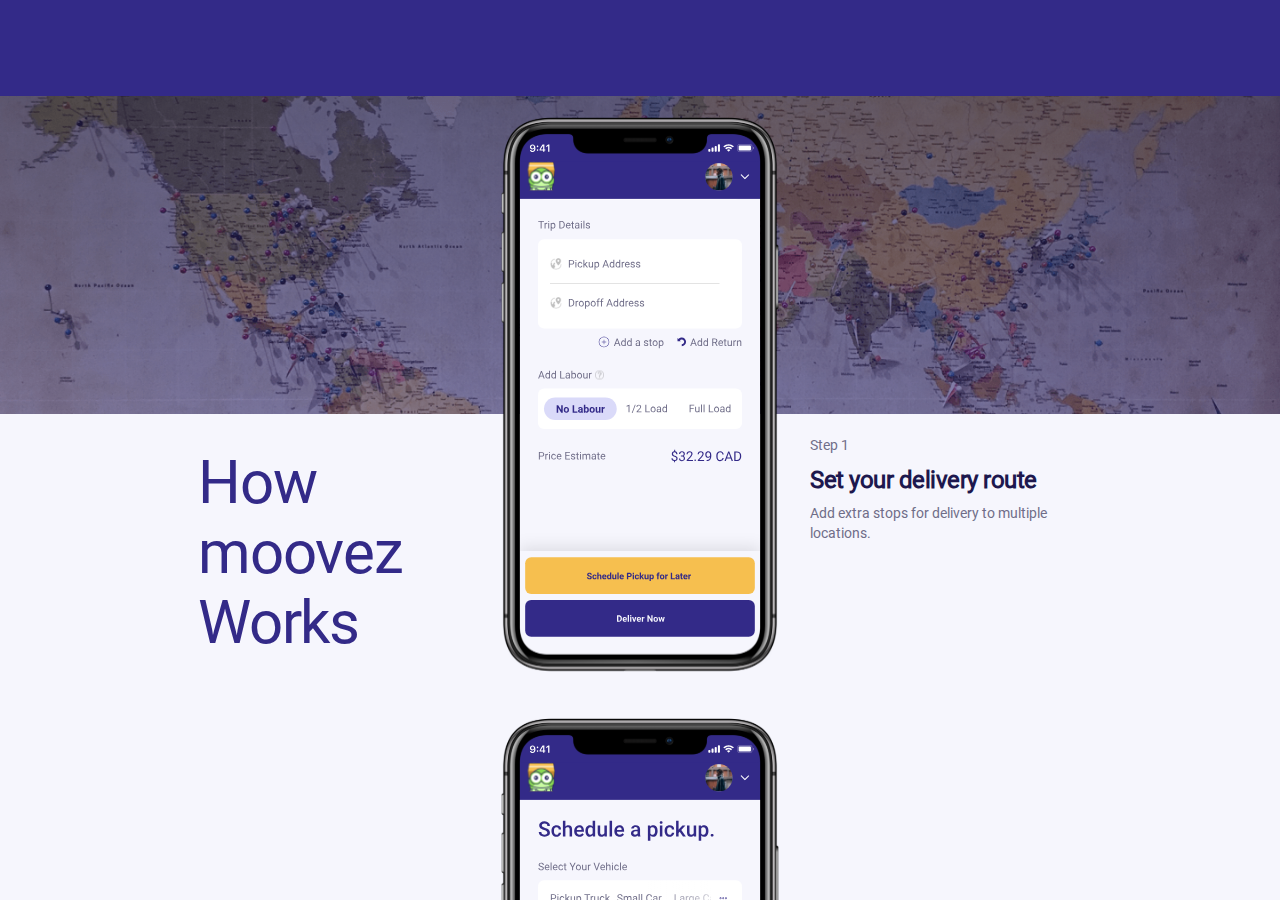
<file: how-moovez-works.html>
<!DOCTYPE html>
<html lang="en">
  <head>
    <meta charset="UTF-8" />
    <meta name="viewport" content="width=device-width, initial-scale=1.0" />
    <title>How moovez Works</title>

    <!-- CSS -->
    <link
      rel="stylesheet"
      href="https://stackpath.bootstrapcdn.com/bootstrap/4.5.0/css/bootstrap.min.css"
      integrity="sha384-9aIt2nRpC12Uk9gS9baDl411NQApFmC26EwAOH8WgZl5MYYxFfc+NcPb1dKGj7Sk"
      crossorigin="anonymous"
    />
    <link rel="stylesheet" href="./css/muv-style-2.css" />
    <link rel="stylesheet" href="./css/anysoft.css" />
    <link rel="stylesheet" href="./css/phone-carousel.css" />
    <link rel="stylesheet" href="./css/accordion.css" />
  </head>
  <body>
    <div class="full_wrapper">
      <!-- Placeholder Navbar: Replace Immediately -->
      <div
        style="
          position: relative;
          background: #332a88;
          width: 100%;
          height: 6em;
        "
        class="navbar"
      ></div>

      <!-- Phone Carousel -->
      <div class="info-section">
        <div class="world-hero-img">
          <div class="wide-container">
            <div
              id="phoneCarousel"
              class="carousel slide"
              data-ride="carousel"
              data-type="multi"
              data-interval="false"
            >
              <!-- Slides -->
              <div class="carousel-inner height-6" role="listbox">
                <div class="carousel-item active">
                  <div class="phoneGrid">
                    <div class="itemPlace-1 height-2">
                      <div class="center-mobile">
                        <h1 id="phone_carousel_title">How moovez Works</h1>
                      </div>
                    </div>
                    <div class="phone_bg">
                      <img
                        src="img/compressed-mobile/phone_carousel_images/step1.svg"
                        alt="Step 1"
                      />
                    </div>
                    <div class="itemPlace-2 height-2">
                      <p class="font-weight-5 marT10">Step 1</p>
                      <h3 class="font-weight-5 color-dark-purp marT10">
                        <b class="color-dark-purp">Set your delivery route</b>
                      </h3>
                      <p class="marT10">
                        Add extra stops for delivery to multiple locations.
                      </p>
                    </div>
                  </div>
                </div>
                <div class="carousel-item">
                  <div class="phoneGrid">
                    <div class="itemPlace-1 height-2">
                      <h1 id="phone_carousel_title">How moovez Works</h1>
                    </div>
                    <div class="phone_bg">
                      <img
                        src="img/compressed-mobile/phone_carousel_images/step2.svg"
                        alt="Step 2"
                      />
                    </div>
                    <div class="itemPlace-2 height-2">
                      <p class="font-weight-5 marT10">Step 2</p>
                      <h3 class="font-weight-5 color-dark-purp marT10">
                        <b class="color-dark-purp">Select a vehicle type</b>
                      </h3>
                      <p class="marT10">
                        Choose a suitable vehicle for your delivery.
                      </p>
                    </div>
                  </div>
                </div>
                <div class="carousel-item">
                  <div class="phoneGrid">
                    <div class="itemPlace-1 height-2">
                      <h1 id="phone_carousel_title">How moovez Works</h1>
                    </div>
                    <div class="phone_bg">
                      <img
                        src="img/compressed-mobile/phone_carousel_images/step3.svg"
                        alt="Step 3"
                      />
                    </div>
                    <div class="itemPlace-2 height-2">
                      <p class="font-weight-5 marT10">Step 3</p>
                      <h3 class="font-weight-5 color-dark-purp marT10">
                        <b class="color-dark-purp">Add labour if needed</b>
                      </h3>
                      <p class="marT10">
                        Choose 1/2 or full load based on your items in reference
                        to the cargo space listed for each vehicle.
                      </p>
                    </div>
                  </div>
                </div>
                <div class="carousel-item">
                  <div class="phoneGrid">
                    <div class="itemPlace-1 height-2">
                      <h1 id="phone_carousel_title">How moovez Works</h1>
                    </div>
                    <div class="phone_bg">
                      <img
                        src="img/compressed-mobile/phone_carousel_images/step4.svg"
                        alt="Step 4"
                      />
                    </div>
                    <div class="itemPlace-2 height-2">
                      <p class="font-weight-5 marT10">Step 4</p>
                      <h3 class="font-weight-5 color-dark-purp marT10">
                        <b class="color-dark-purp">Confirm your delivery</b>
                      </h3>
                      <p class="marT10">
                        Request an immediate delivery with deliver now or
                        schedule in advance with schedule pickup for later.
                      </p>
                    </div>
                  </div>
                </div>
                <div class="carousel-item">
                  <div class="phoneGrid">
                    <div class="itemPlace-1 height-2">
                      <h1 id="phone_carousel_title">How moovez Works</h1>
                    </div>
                    <div class="phone_bg">
                      <img
                        src="img/compressed-mobile/phone_carousel_images/step5.svg"
                        alt="Step 5"
                      />
                    </div>
                    <div class="itemPlace-2 height-2">
                      <p class="font-weight-5 marT10">Step 5</p>
                      <h3 class="font-weight-5 color-dark-purp marT10">
                        <b class="color-dark-purp">Track order in real-time</b>
                      </h3>
                      <p class="marT10">
                        Know exactly where the driver is at all times. From
                        delivery pickup to drop-off.
                      </p>
                    </div>
                  </div>
                </div>
                <div class="carousel-item">
                  <div class="phoneGrid">
                    <div class="itemPlace-1 height-2">
                      <h1 id="phone_carousel_title">How moovez Works</h1>
                    </div>
                    <div class="phone_bg">
                      <img
                        src="img/compressed-mobile/phone_carousel_images/step6.svg"
                        alt="Step 6"
                      />
                    </div>
                    <div class="itemPlace-2 height-2">
                      <p class="font-weight-5 marT10">Step 6</p>
                      <h3 class="font-weight-5 color-dark-purp marT10">
                        <b class="color-dark-purp">Review page</b>
                      </h3>
                      <p class="marT10">
                        After successful completion of delivery, your payment
                        will be processed and you’ll be asked to rate the
                        driver.
                      </p>
                    </div>
                  </div>
                </div>

                <!-- Indicators -->
                <ol id="phone-indicator" class="carousel-indicators">
                  <li
                    data-target="#phoneCarousel"
                    data-slide-to="0"
                    class="carousel-ind active"
                  ></li>
                  <li
                    class="carousel-ind"
                    data-target="#phoneCarousel"
                    data-slide-to="1"
                  ></li>
                  <li
                    class="carousel-ind"
                    data-target="#phoneCarousel"
                    data-slide-to="2"
                  ></li>
                  <li
                    class="carousel-ind"
                    data-target="#phoneCarousel"
                    data-slide-to="3"
                  ></li>
                  <li
                    class="carousel-ind"
                    data-target="#phoneCarousel"
                    data-slide-to="4"
                  ></li>
                  <li
                    class="carousel-ind"
                    data-target="#phoneCarousel"
                    data-slide-to="5"
                  ></li>
                  <a
                    class="carousel-control-prev"
                    href="#phoneCarousel"
                    role="button"
                    data-slide="prev"
                  >
                    <div
                      id="phone_left_btn"
                      class="left-btn-2"
                      aria-hidden="true"
                    ></div>
                    <span class="sr-only">Previous</span>
                  </a>
                  <a
                    class="carousel-control-next"
                    href="#phoneCarousel"
                    role="button"
                    data-slide="next"
                  >
                    <div
                      id="phone_right_btn"
                      class="right-btn-2"
                      aria-hidden="true"
                    ></div>
                  </a>
                  <!-- <a
                    class="right-btn-2"
                    href="#phoneCarousel"
                    data-slide="next"
                    role="button"
                  >
                  </a> -->
                </ol>
              </div>
            </div>
          </div>
        </div>
      </div>

      <!-- FAQ Section -->
      <div class="center-item">
        <div class="curve_box_section margin_top_4rm">
          <div class="info-container-2">
            <div class="inner_content">
              <h3
                id="faq_heading"
                class="margin_top_15_cent"
                style="font-size: 2rem; line-height: 30px"
              >
                Frequently Asked Questions
              </h3>
            </div>
          </div>

          <div class="infoContent_alt" style="margin-top: 0">
            <div
              class="side_by_side_section"
              style="padding-top: 0; padding-bottom: 0"
            >
              <ul class="list-style-1" id="accordion">
                <li class="margin-style-1">
                  <a
                    class="hyperlink-duo-2"
                    href="#toggle1"
                    data-toggle="collapse"
                  >
                    <img
                      class="grid-item-center"
                      src="./img/compressed-icons/add-sq1.svg"
                      alt="+"
                    />
                    <h3>What is moovez’s operating hours?</h3></a
                  >

                  <div class="grid-line-1">
                    <div class="empty-square"></div>
                    <p id="toggle1" class="collapse">
                      The moovez web app operates
                      <b class="purp-bold">24/7</b> all year round, so you can
                      place an order any time. For delivery enquiries, our
                      customer service team operates from
                      <b class="purp-bold"> 8am to 6pm </b>
                      daily, including public holidays.
                    </p>
                  </div>

                  <hr class="hr-purp" />
                </li>
                <li class="margin-style-1">
                  <a
                    class="hyperlink-duo-2"
                    href="#toggle2"
                    data-toggle="collapse"
                  >
                    <img
                      class="grid-item-center"
                      src="./img/compressed-icons/add-sq1.svg"
                      alt="+"
                    />
                    <h3>Can I deliver large and bulky items?</h3></a
                  >

                  <div class="grid-line-1">
                    <div class="empty-square"></div>
                    <p id="toggle2" class="collapse">
                      Yes, of course! moovez can transport it all, from office
                      documents to big bulky furniture, just refer to the
                      vehicle specs page during the vehicle selection process.
                      You will be able to find approximate sizing for each
                      vehicle’s cargo space. Make sure to choose the vehicle
                      that fits your delivery needs.
                    </p>
                  </div>

                  <hr class="hr-purp" />
                </li>
                <li class="margin-style-1">
                  <a
                    class="hyperlink-duo-2"
                    href="#toggle3"
                    data-toggle="collapse"
                  >
                    <img
                      class="grid-item-center"
                      src="./img/compressed-icons/add-sq1.svg"
                      alt="+"
                    />
                    <h3>Where does moovez deliver?</h3></a
                  >

                  <div class="grid-line-1">
                    <div class="empty-square"></div>
                    <p id="toggle3" class="collapse">
                      moovez delivers to anywhere in Alberta at the moment. We
                      will be expanding into other Canadian cities and provinces
                      soon so keep an eye out for that.
                    </p>
                  </div>

                  <hr class="hr-purp" />
                </li>
                <li class="margin-style-1">
                  <a
                    class="hyperlink-duo-2"
                    href="#toggle4"
                    data-toggle="collapse"
                  >
                    <img
                      class="grid-item-center"
                      src="./img/compressed-icons/add-sq1.svg"
                      alt="+"
                    />
                    <h3>Are there any delivery restrictions?</h3></a
                  >

                  <div class="grid-line-1">
                    <div class="empty-square"></div>
                    <p id="toggle4" class="collapse">
                      Extremely valuable or highly fragile items (such as a
                      wedding cake and crystal glassware) are not recommended
                      for delivery on the platform. moovez does not want to be
                      held responsible for ruining a wedding so we prefer items
                      like that to be handled on your own.
                    </p>
                  </div>

                  <hr class="hr-purp" />
                </li>
                <li class="margin-style-1">
                  <a
                    class="hyperlink-duo-2"
                    href="#toggle5"
                    data-toggle="collapse"
                  >
                    <img
                      class="grid-item-center"
                      src="./img/compressed-icons/add-sq1.svg"
                      alt="+"
                    />
                    <h3>When will items be delivered?</h3></a
                  >

                  <div class="grid-line-1">
                    <div class="empty-square"></div>
                    <p id="toggle5" class="collapse">
                      Once an order has been placed for on-demand (immediate)
                      delivery, your items will generally get picked up within
                      30 mins and then be transported immediately to the
                      drop-off location. Delivery times depend on distance of
                      delivery, road conditions and traffic.
                    </p>
                  </div>

                  <hr class="hr-purp" />
                </li>
                <li class="margin-style-1">
                  <a
                    class="hyperlink-duo-2"
                    href="#toggle6"
                    data-toggle="collapse"
                  >
                    <img
                      class="grid-item-center"
                      src="./img/compressed-icons/add-sq1.svg"
                      alt="+"
                    />
                    <h3>How do I know which vehicle type I need?</h3></a
                  >

                  <div class="grid-line-1">
                    <div class="empty-square"></div>
                    <p id="toggle6" class="collapse">
                      Max dimensions for <b class="purp-bold">car</b>: 2.9 ft
                      (L) x 3.9 ft (W) x 2.9 ft (H) <br />
                      Examples of delivery: documents, parcels, flowers &
                      in-store pickups
                      <br /><br />
                      Max dimensions for <b class="purp-bold">minivan</b>: 5.9
                      ft (L) x 3.9 ft (W) x 3.6 ft (H) <br />
                      Examples of delivery: small furniture, household items,
                      sports equipment & smaller appliances
                      <br /><br />
                      Max dimensions for
                      <b class="purp-bold"> 6.5 ft pickup truck</b>: 6.5 ft (L)
                      x 6.5 ft (W) x 1.6 ft (H) <br />
                      Examples of delivery: furniture, equipment, construction
                      materials, waste & recycle items
                      <br /><br />
                      Max dimensions for
                      <b class="purp-bold">8 ft pickup truck</b>: 8.0 ft (L) x
                      6.5 ft (W) x 1.6 ft (H) <br />
                      Examples of delivery: furniture, equipment, construction
                      materials, waste & recycle items
                      <br /><br />
                      Max dimensions for <b class="purp-bold">cargo van</b>: 9.5
                      ft (L) x 5.5 ft (W) x 3.9 ft (H) <br />
                      Examples of delivery: queen sized mattress, furniture,
                      equipment & store inventory <br /><br />
                      Max dimensions for
                      <b class="purp-bold">utility trailers (3 sizes)</b>: [4’ x
                      8’] [5’ x 10’] [6’ x 12’] <br />
                      Examples of delivery: furniture, construction supplies,
                      equipment & waste dumping. <br /><br />
                      Max dimensions for
                      <b class="purp-bold">cargo trailers (3 sizes)</b>: [4’ x
                      8’] [5’ x 10’] [6’ x 12’] <br />
                      Examples of delivery: furniture, construction supplies,
                      equipment & waste dumping.
                    </p>
                  </div>

                  <hr class="hr-purp" />
                </li>
                <li class="margin-style-1">
                  <a
                    class="hyperlink-duo-2"
                    href="#toggle7"
                    data-toggle="collapse"
                  >
                    <img
                      class="grid-item-center"
                      src="./img/compressed-icons/add-sq1.svg"
                      alt="+"
                    />
                    <h3>Can I modify my order after placing it?</h3></a
                  >

                  <div class="grid-line-1">
                    <div class="empty-square"></div>
                    <p id="toggle7" class="collapse">
                      No, unfortunately this feature is not yet available. You
                      must cancel your order and place a new one. If you are
                      having issues please contact our customer service team at
                      <b class="purp-bold">+1 (780) 243 2186</b>. If your order
                      has already been assigned to a driver and its status is
                      in-progress, please reach out to the driver immediately to
                      let them know that you no longer require the delivery.
                      This way they won’t continue towards the pickup location.
                      You’ll also need to cancel the order in the app. You’ll be
                      charged a
                      <b class="purp-bold">$5</b>
                      cancellation fee since the order was already in-progress
                      and the driver was on the way towards you.
                    </p>
                  </div>

                  <hr class="hr-purp" />
                </li>
                <li class="margin-style-1">
                  <a
                    class="hyperlink-duo-2"
                    href="#toggle8"
                    data-toggle="collapse"
                  >
                    <img
                      class="grid-item-center"
                      src="./img/compressed-icons/add-sq1.svg"
                      alt="+"
                    />
                    <h3>
                      I need to cancel an order. Will I be charged a
                      cancellation fee?
                    </h3></a
                  >

                  <div class="grid-line-1">
                    <div class="empty-square"></div>
                    <p id="toggle8" class="collapse">
                      You will only be charged a cancellation fee if the driver
                      is already in-progress on his/her way towards the pickup.
                    </p>
                  </div>

                  <hr class="hr-purp" />
                </li>
                <li class="margin-style-1">
                  <a
                    class="hyperlink-duo-2"
                    href="#toggle9"
                    data-toggle="collapse"
                  >
                    <img
                      class="grid-item-center"
                      src="./img/compressed-icons/add-sq1.svg"
                      alt="+"
                    />
                    <h3>How do I pay for the delivery?</h3></a
                  >

                  <div class="grid-line-1">
                    <div class="empty-square"></div>
                    <p id="toggle9" class="collapse">
                      You will need to include a payment method before you can
                      process your order. You only get charged upon successful
                      completion of delivery. No cash needed.
                    </p>
                  </div>

                  <hr class="hr-purp" />
                </li>
                <li class="margin-style-1">
                  <a
                    class="hyperlink-duo-2"
                    href="#toggle10"
                    data-toggle="collapse"
                  >
                    <img
                      class="grid-item-center"
                      src="./img/compressed-icons/add-sq1.svg"
                      alt="+"
                    />
                    <h3>How do I sign up for a corporate account?</h3></a
                  >

                  <div class="grid-line-1">
                    <div class="empty-square"></div>
                    <p id="toggle10" class="collapse">
                      Please email
                      <b class="purp-bold">business@weliketomoovit.com</b> to
                      enquire more about the setup of a corporate account. A
                      representative will be in touch within 3 working days to
                      answer your questions.
                    </p>
                  </div>

                  <hr class="hr-purp" />
                </li>
                <li class="margin-style-1">
                  <a
                    class="hyperlink-duo-2"
                    href="#toggle11"
                    data-toggle="collapse"
                  >
                    <img
                      class="grid-item-center"
                      src="./img/compressed-icons/add-sq1.svg"
                      alt="+"
                    />
                    <h3>Is there insurance coverage on my delivery?</h3></a
                  >

                  <div class="grid-line-1">
                    <div class="empty-square"></div>
                    <p id="toggle11" class="collapse">
                      moovez provides $1,000,000 full replacement value cargo
                      insurance coverage. If anything is lost or damaged, moovez
                      will repair, reimburse, or replace it with an item of
                      equivalent likeness and value. <br /><br />
                      Please email
                      <b class="purp-bold">info@weliketomoovit.com</b> if you
                      have any questions or concerns about our insurance
                      coverage.
                    </p>
                  </div>
                </li>
              </ul>
            </div>
          </div>
        </div>
      </div>

      <!-- Placeholder "Schedule a Pickup" Button: Replace Immediately -->
      <div class="inner_content">
        <a
          class="wide_button"
          style="margin-top: 20px; margin-bottom: 100px"
          href="/Rider/RiderDashBoard"
          type="button"
          autocomplete="false"
        >
          <h3
            class="color-white-purp"
            style="margin-top: auto; margin-bottom: auto"
          >
            Schedule a pickup.
          </h3>
          <img
            style="margin-left: 15px"
            src="./img/compressed-icons/chevron-right-light-purp.svg"
            alt=">"
          />
        </a>
      </div>

      <!-- Placeholder Footer: Replace Immediately -->
      <div
        style="
          position: relative;
          background: #332a88;
          width: 100%;
          height: 32em;
        "
      ></div>
    </div>
  </body>
  <!-- Bootstrap -->

  <!-- Full jQuery, popper.js, and bootstrap js -->
  <script
    src="https://code.jquery.com/jquery-3.5.1.js"
    integrity="sha256-QWo7LDvxbWT2tbbQ97B53yJnYU3WhH/C8ycbRAkjPDc="
    crossorigin="anonymous"
  ></script>
  <script
    src="https://cdn.jsdelivr.net/npm/popper.js@1.16.0/dist/umd/popper.min.js"
    integrity="sha384-Q6E9RHvbIyZFJoft+2mJbHaEWldlvI9IOYy5n3zV9zzTtmI3UksdQRVvoxMfooAo"
    crossorigin="anonymous"
  ></script>
  <script
    src="https://stackpath.bootstrapcdn.com/bootstrap/4.5.0/js/bootstrap.min.js"
    integrity="sha384-OgVRvuATP1z7JjHLkuOU7Xw704+h835Lr+6QL9UvYjZE3Ipu6Tp75j7Bh/kR0JKI"
    crossorigin="anonymous"
  ></script>
  <!-- <script src="js/carousel-swipe.js"></script> -->
  <script src="./js/accordion.js"></script>
</html>
</file>
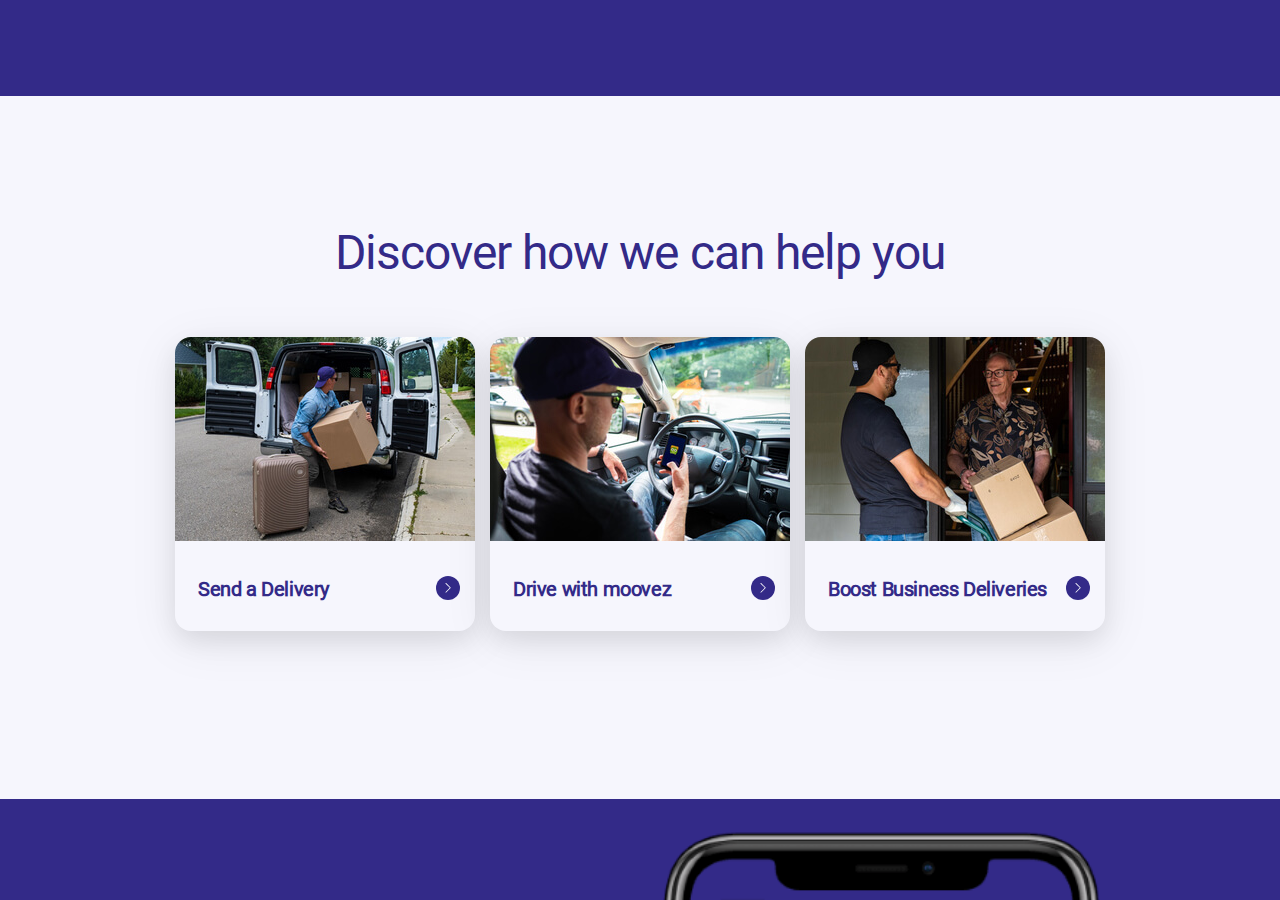
<file: how-we-can-help.html>
<!DOCTYPE html>
<html lang="en">
  <head>
    <meta charset="UTF-8" />
    <meta name="viewport" content="width=device-width, initial-scale=1.0" />
    <title>How We Can Help You</title>

    <!-- CSS -->
    <link
      rel="stylesheet"
      href="https://stackpath.bootstrapcdn.com/bootstrap/4.5.0/css/bootstrap.min.css"
      integrity="sha384-9aIt2nRpC12Uk9gS9baDl411NQApFmC26EwAOH8WgZl5MYYxFfc+NcPb1dKGj7Sk"
      crossorigin="anonymous"
    />
    <link rel="stylesheet" href="css/anysoft.css" />
    <link rel="stylesheet" href="css/muv-style-2.css" />
  </head>
  <body>
    <div class="full_wrapper">
      <div id="Home">
        <!-- Placeholder Navbar: Replace Immediately -->
        <div
          style="
            position: relative;
            background: #332a88;
            width: 100%;
            height: 6em;
          "
          class="navbar"
        ></div>

        <!-- "Discover how we can help" section -->
        <div class="cl"></div>
        <div id="discover_title_section" class="side_by_side_section">
          <div class="center-item">
            <div class="inner_content">
              <div>
                <h2
                  style="
                    margin-block-start: 0;
                    margin-block-end: 0;
                    font-size: 3rem;
                    margin-top: 3rem;
                    line-height: 45px;
                  "
                >
                  Discover how we can help you
                </h2>
              </div>
            </div>
          </div>

          <div class="inner_content">
            <div class="side_by_side_section" style="padding-top: 4rem">
              <div class="side_by_side_grid_section">
                <div id="discover_container" class="card_box_container">
                  <div id="discover_holder" class="card_box_holder_white">
                    <div class="card_box_holder_header">
                      <img
                        src="./img/compressed-headers/send-delivery-small.jpg"
                      />
                    </div>
                    <div class="card_box_holder_body">
                      <a class="hyper_link_duo" href="./send-a-delivery.html">
                        <h3>
                          <b>Send a Delivery</b>
                        </h3>
                        <img
                          id="discover_chevron"
                          src="./img/compressed-icons/chevron-right.svg"
                        />
                      </a>
                    </div>
                  </div>
                  <div id="discover_holder" class="card_box_holder_white">
                    <div class="card_box_holder_header">
                      <img
                        src="./img/compressed-headers/drive-moovez-small.jpg"
                      />
                    </div>
                    <div class="card_box_holder_body">
                      <a class="hyper_link_duo" href="./become-a-driver.html">
                        <h3>
                          <b>Drive with moovez</b>
                        </h3>
                        <img
                          id="discover_chevron"
                          src="./img/compressed-icons/chevron-right.svg"
                        />
                      </a>
                    </div>
                  </div>
                  <div id="discover_holder" class="card_box_holder_white">
                    <div class="card_box_holder_header">
                      <img
                        src="./img/compressed-headers/boost-business-small.jpg"
                      />
                    </div>
                    <div class="card_box_holder_body">
                      <a
                        class="hyper_link_duo"
                        href="./boost-business-deliveries.html"
                      >
                        <h3>
                          <b>Boost Business Deliveries</b>
                        </h3>
                        <img
                          id="discover_chevron"
                          src="./img/compressed-icons/chevron-right.svg"
                        />
                      </a>
                    </div>
                  </div>
                </div>
              </div>
            </div>
          </div>
        </div>

        <!-- "How Does It Work?" Section -->
        <div class="cl"></div>
        <div class="info-section2">
          <div class="inner_content">
            <div class="half_grid">
              <div id="how_work_left2" class="half_grid_content_left">
                <div class="grid_title">
                  <h2 class="color-white-purp">How does it work?</h2>
                </div>
                <p class="color-light-purp4 margin-top-12">
                  Tap. Pack. Deliver! <br />In a few simple steps a vehicle will
                  be on its way. <br />Delivery has never been so easy.
                </p>
                <input
                  id="how_does_btn"
                  type="button"
                  class="btn_general btn_gray btn_auto"
                  value="Find out how"
                  onclick='location.href="./how-moovez-works.html"'
                  autocomplete="false"
                />
              </div>

              <div id="how_work_right2" class="half_grid_content_right">
                <div class="center-item">
                  <img
                    src="img/compressed-mobile/phone-confirm-details.png"
                    alt="How does it work?"
                    title="How does it work?"
                  />
                </div>
              </div>
            </div>
          </div>
        </div>

        <!-- "Muv News Section" -->
        <div class="cl"></div>
        <div class="side_by_side_section">
          <div class="center-item">
            <div class="inner_content">
              <h2 style="margin-block-start: 0; margin-block-end: 0">
                moovez News
              </h2>
              <input
                type="button"
                class="btn_general btn_blue btn_auto"
                style="margin-left: auto; margin-right: auto; margin-top: 20px"
                value="View all"
                onclick="location.href='/Home/MUVPress'"
                autocomplete="false"
              />
            </div>
          </div>

          <!-- News Columns -->
          <div class="inner_content">
            <div class="side_by_side_section">
              <div class="side_by_side_grid_section">
                <div class="card_box_container">
                  <div class="card_box_holder">
                    <div class="card_box_holder_header">
                      <img
                        id="news_image"
                        src="./img/compressed-headers/placeholder1.png"
                      />
                    </div>
                    <div id="news_body" class="card_box_holder_body">
                      <p id="news_date_1">December 5th 2019</p>
                      <h3 id="news_title_1">
                        Lorem ipsum dolor sit amet, consectetur adipiscing elit.
                      </h3>
                      <p id="news_body_1">
                        Lorem ipsum dolor sit amet, consectetur adipiscing elit.
                        Eget pharetra tinci Nunc, non ac vitae facilisis pretium
                        mi, malesuada massa adipiscing... Lorem ipsum dolor sit
                        amet, consectetur adipiscing elit. Eget pharetra
                        tincidunt tellus dui crdunt tellus dui cras tellus
                        sapien. Nunc, non ac vitae facilisis pretium mi,
                        malesuada massa adipiscing...
                      </p>
                      <a href="#">
                        <span>
                          <p
                            id="news_read_more"
                            class="color-deep-purp margin_top_2rm"
                          >
                            Read more
                          </p>
                        </span>
                      </a>
                    </div>
                  </div>
                  <div class="card_box_holder">
                    <div class="card_box_holder_header">
                      <img
                        id="news_image"
                        src="./img/compressed-headers/placeholder2.png"
                      />
                    </div>
                    <div id="news_body" class="card_box_holder_body">
                      <p id="news_date_2">December 5th 2019</p>
                      <h3 id="news_title_2">
                        Lorem ipsum dolor sit amet, consectetur adipiscing elit.
                      </h3>
                      <p id="news_body_2">
                        Lorem ipsum dolor sit amet, consectetur adipiscing elit.
                        Eget pharetra tincidunt tellus dui cras tellus sapien.
                        Nunc, non ac vitae facilisis pretium mi, malesuada massa
                        adipiscing...
                      </p>
                      <a href="#">
                        <span>
                          <p
                            id="news_read_more"
                            class="color-deep-purp margin_top_2rm"
                          >
                            Read more
                          </p>
                        </span>
                      </a>
                    </div>
                  </div>
                  <div class="card_box_holder">
                    <div class="card_box_holder_header">
                      <img
                        id="news_image"
                        src="./img/compressed-headers/placeholder3.png"
                      />
                    </div>
                    <div id="news_body" class="card_box_holder_body">
                      <p id="news_date_3">December 5th 2019</p>
                      <h3 id="news_title_3">
                        Lorem ipsum dolor sit amet, consectetur adipiscing elit.
                        sectetur adipiscing elit.
                      </h3>
                      <p id="news_body_3">
                        Lorem ipsum dolor sit amet, consectetur adipiscing elit.
                        Eget pharetra tincidunt tellus dui cras tellus sapien.
                        Nunc, non ac vitae facilisis pretium mi, malesuada massa
                        adipiscing... Lorem ipsum dolor sit amet, consectetur
                        adipiscing elit. Eget pharetra tincidunt tellus dui cras
                        tellus sapien. Nunc, non ac vitae facilisis pretium mi,
                        malesuada massa adipiscing...
                      </p>
                      <a href="#">
                        <span>
                          <p
                            id="news_read_more"
                            class="color-deep-purp margin_top_2rm"
                          >
                            Read more
                          </p>
                        </span>
                      </a>
                    </div>
                  </div>
                </div>
              </div>
            </div>
          </div>
        </div>

        <!-- Side Buttons -->
        <div class="inner_content">
          <div class="pickup_or_signup">
            <div class="full_width_res pickup_or_signup_inner one_half">
              <a href="/Rider/RiderDashBoard">
                <h3>Schedule a pickup</h3>
                <img
                  src="./img/compressed-icons/chevron-right.svg"
                  alt="Schedule a pickup"
                  title="Schedule a pickup"
                />
              </a>
            </div>
            <div class="full_width_res pickup_or_signup_inner one_half">
              <a href="/Home/DriverSignup">
                <h3>Sign up to drive</h3>
                <img
                  src="./img/compressed-icons/chevron-right.svg"
                  alt="Sign up to drive"
                  title="Sign up to drive"
                />
              </a>
            </div>
            <div class="cl"></div>
          </div>
        </div>

        <!-- Placeholder Footer: Replace Immediately -->
        <div class="cl"></div>
        <div
          style="
            position: relative;
            background: #332a88;
            width: 100%;
            height: 32em;
          "
        ></div>
      </div>
    </div>
  </body>

  <!-- Full Jquery Library Needed -->
  <script
    src="https://code.jquery.com/jquery-3.5.1.js"
    integrity="sha256-QWo7LDvxbWT2tbbQ97B53yJnYU3WhH/C8ycbRAkjPDc="
    crossorigin="anonymous"
  ></script>
  <script
    src="https://cdn.jsdelivr.net/npm/popper.js@1.16.0/dist/umd/popper.min.js"
    integrity="sha384-Q6E9RHvbIyZFJoft+2mJbHaEWldlvI9IOYy5n3zV9zzTtmI3UksdQRVvoxMfooAo"
    crossorigin="anonymous"
  ></script>
  <script
    src="https://stackpath.bootstrapcdn.com/bootstrap/4.5.0/js/bootstrap.min.js"
    integrity="sha384-OgVRvuATP1z7JjHLkuOU7Xw704+h835Lr+6QL9UvYjZE3Ipu6Tp75j7Bh/kR0JKI"
    crossorigin="anonymous"
  ></script>
</html>
</file>
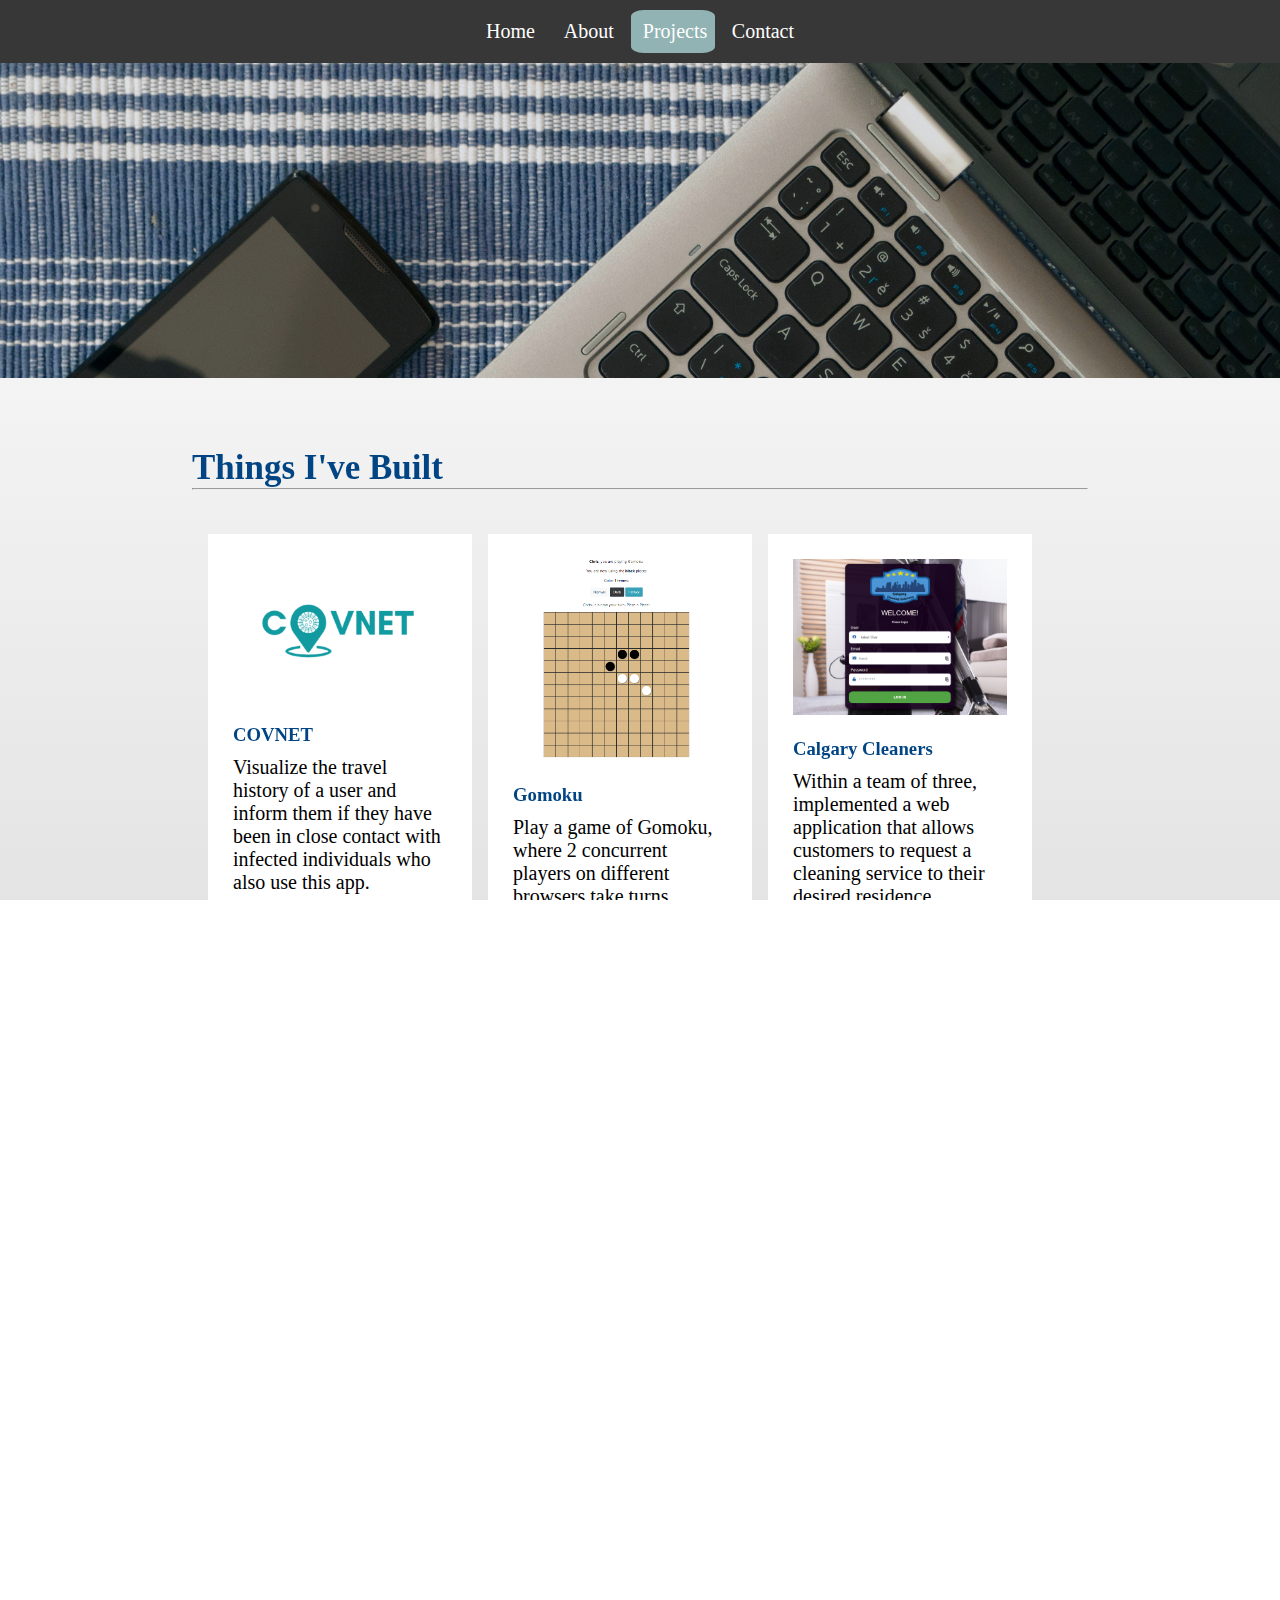
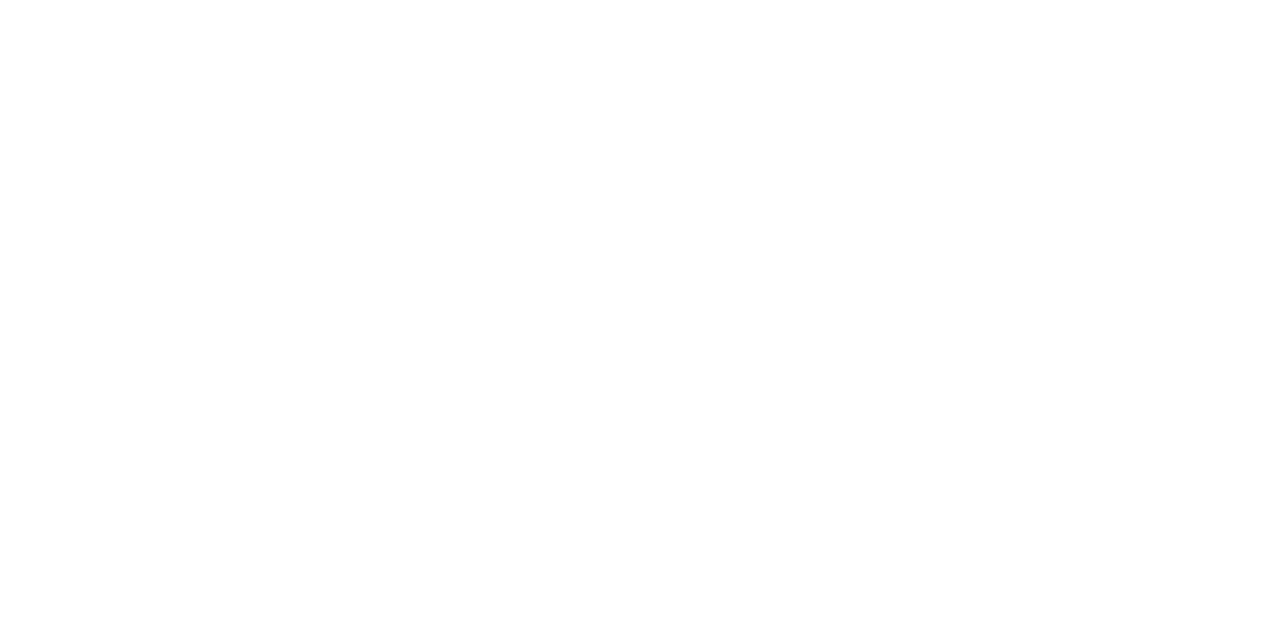
<file: projects.html>
<!DOCTYPE html>
<html lang="en">
  <head>
    <meta charset="UTF-8" />
    <meta name="viewport" content="width=device-width, initial-scale=1.0" />
    <meta http-equiv="X-UA-Compatible" content="ie=edge" />
    <title>Chris Chen</title>
    <link
      rel="shortcut icon"
      type="image/x-icon"
      href="./img/icons/chris-logo.ico"
    />
    <link rel="stylesheet" href="style.css" />
  </head>
  <body>
    <!-- NavBar -->
    <div id="navbar">
      <ul>
        <li>
          <a href="./index.html">Home</a>
        </li>
        <li><a href="./about.html">About</a></li>
        <li><a class="current-page" href="./projects.html">Projects</a></li>
        <li><a href="./contact.html">Contact</a></li>
      </ul>
    </div>
    <!-- Hero Image Heading -->
    <div class="projects-hero">
      <!-- <div class="bg-text-hero2">
        <h1>Things I've Built So Far</h1>
      </div> -->
    </div>
    <!-- Projects Body -->
    <div class="projects-section">
      <h1>Things I've Built</h1>
      <hr />
      <div class="projects-main">
        <div class="projects-row">
          <div class="projects-column">
            <div class="projects-content">
                <a href="https://github.com/chrisoChen/COVNET">
                    <div class="project-image-effect">
                        <img
                        src="./img/projects/covnet.png"
                        alt="Gomoku" 
                    />
                    </div>
                </a>
                <h3>COVNET</h3>
                <p>
                  Visualize the travel history of a user and inform them if they have been in close contact with infected individuals who also use this app.     
                </p>   
                <p> Within a team of two, built with React Native, Node.js, and MongoDB Atlas. Client-side built with HTML, CSS, JavaScript, and jQuery.</p>
                <hr>
                <a href="https://github.com/chrisoChen/COVNET"><div class="git-hover"><img src="./img/icons/github.png"></img></div></a>
            </div>
          </div>
          <div class="projects-column">
            <div class="projects-content">
              <a href="https://github.com/chrisoChen/gomoku">
                  <div class="project-image-effect">
                      <img
                      src="./img/projects/gomoku.png"
                      alt="Gomoku" 
                  />
                  </div>
              </a>
              <h3>Gomoku</h3>
              <p>
                Play a game of Gomoku, where 2 concurrent players on different browsers take turns placing pieces onto a 12x12 board. First to 5 vertical, horizontal, or diagonal wins!  
              </p>   
              <p> Built with Socket.io, JavaScript, HTML, CSS, Node.js, jQuery, and Bootstrap. </p>
              <hr>
              <a href="https://github.com/chrisoChen/gomoku"><div class="git-hover"><img src="./img/icons/github.png"></img></div></a>
            </div>
          </div>
          <div class="projects-column">
            <div class="projects-content">
                <a href="https://github.com/jorge-dev/471-Project">
                    <div class="project-image-effect">
                        <img
                        src="./img/projects/calgaryCleaners.png"
                        alt="Calgary Cleaners" 
                    />
                    </div>
                </a>
                <h3>Calgary Cleaners</h3>
                <p>
                  Within a team of three, implemented a web application that allows customers to request a cleaning service to their desired residence. 
                </p>  
                <p>Marked with HTML and styled with CSS and Bootstrap. Stored information in a databse in MySQL with phpMyAdmin and PHP to manage SQL queries.  
                <hr>
                <a href="https://github.com/jorge-dev/471-Project"><div class="git-hover"><img src="./img/icons/github.png"></img></div></a>
            </div>
          </div>
        </div>

        <div class="projects-row">
          <div class="projects-column">
            <div class="projects-content">
                <a href="https://github.com/chrisoChen/portfolioV1">
                    <div class="project-image-effect">
                        <img
                        src="./img/projects/portv1.png"
                        alt="PortfolioV1"
                    />
                    </div>
                </a>
                <h3>Portfolio V1</h3>
                <p>
                    A web portfolio to showcase projects I have worked on. 
                </p>
                <p>Built with vanilla HTML and CSS. </p>  
                <hr>
                <a href="https://github.com/chrisoChen/portfolioV1"><div class="git-hover"><img src="./img/icons/github.png"></img></div></a>
            </div>
          </div>
          <div class="projects-column">
            <div class="projects-content">
                <a href="https://github.com/chrisoChen/flashingMenger">
                    <div class="project-image-effect">
                        <img
                        src="./img/projects/flashingMeng.png"
                        alt="Flashing Menger"
                    />
                    </div>
                </a>
                <h3>Flashing Menger Sponge</h3>
                <p>
                    A fractal curve where each new cube index is arranged based on the
                    previous iteration of a menger level.
                </p>
                <p>Implemented in C++ with Traditional OpenGL. </p>  
                <hr>
                <a href="https://github.com/chrisoChen/flashingMenger"><div class="git-hover"><img src="./img/icons/github.png"></img></div></a>
            </div>
          </div>
          <div class="projects-column">
            <div class="projects-content">
                <a href="https://github.com/liconway/UAJ300">
                    <div class="project-image-effect">
                        <img
                        src="./img/projects/uajournal.png"
                        alt="Calgary Cleaners" 
                    />
                    </div>
                </a>
                <h3>Journal Submission System</h3>
                <p>
                  Within a team of five, designed a web application for a software engineering class within agile frameworks, that lets scholars submit their research papers to be viewed and judged by a panel of reviewers. 
                </p>   
                <p> Marked with HTML and styled with CSS and Bootstrap. Stored information in a database with MySQL Workbench and PHP to manage SQL queries.  </p>
                <hr>
                <a href="https://github.com/liconway/UAJ300"><div class="git-hover"><img src="./img/icons/github.png"></img></div></a>
            </div>
          </div>
        </div>
      </div>
      <div class="center-objects">
        <button
          class="button-style"
          type="button"
          onclick="window.location.href = './index.html';"
        >
          Home
        </button>
        <button
          class="button-style"
          type="button"
          onclick="window.location.href = './about.html';"
        >
          About Me
        </button>
        <button
          class="button-style"
          type="button"
          onclick="window.location.href = './contact.html';"
        >
          Contact Me
        </button>
        <!-- Bottom Buttons End Here -->
      </div>
    </div>
    <div class="contact-footer2">
      <div id="footer-bar">
        <ul>
          <li>
            <span class="github-icon"
              ><a href="https://github.com/chrisoChen">GitHub</a></span
            >
          </li>
          <li>
            <span class="linkedin-icon">
              <a href="https://www.linkedin.com/in/chris-chen-b99336172/"
                >LinkedIn</a
              >
            </span>
          </li>
        </ul>
      </div>
    </div>
  </body>
</html>
</file>
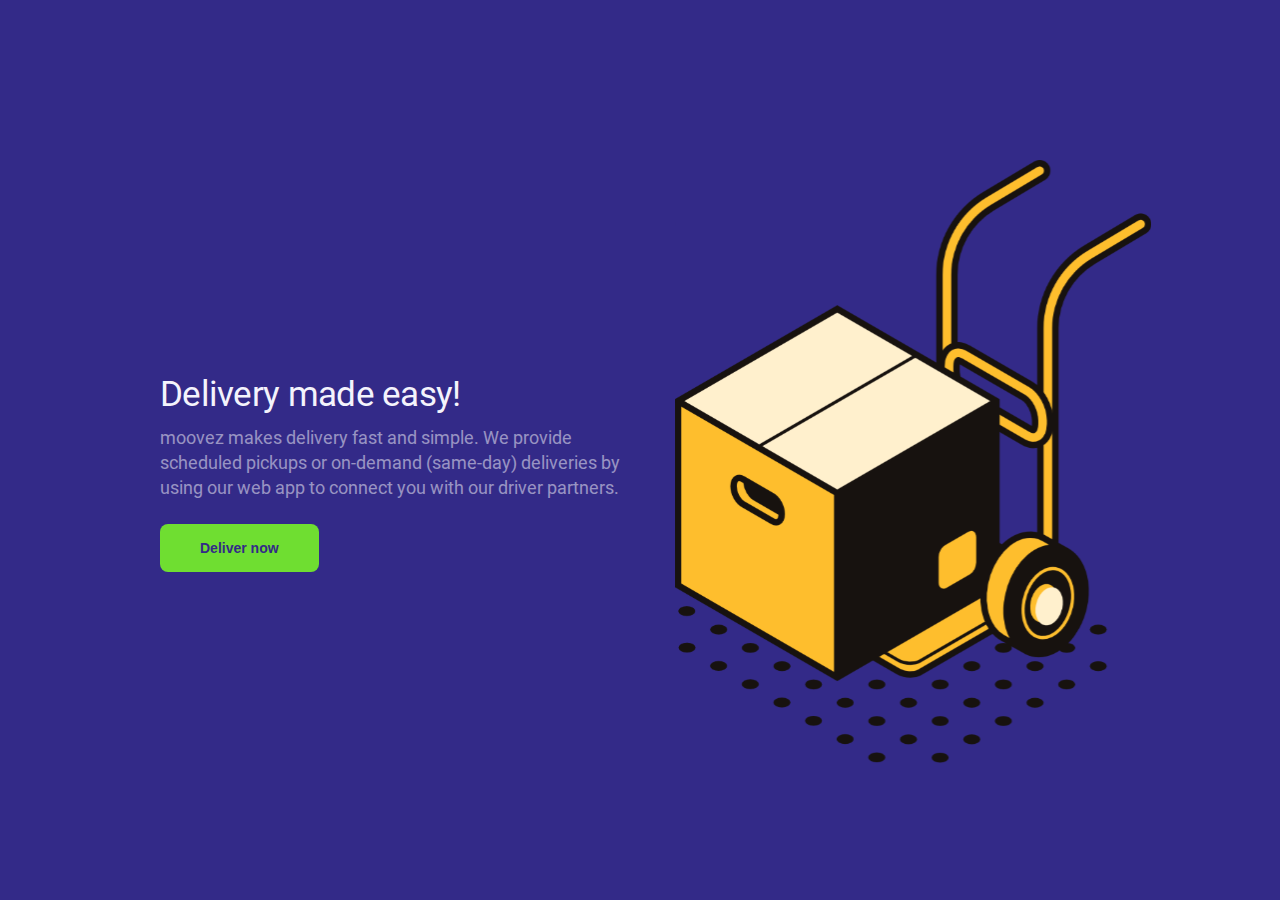
<file: send-a-delivery.html>
<!DOCTYPE html>
<html lang="en">
  <head>
    <meta charset="UTF-8" />
    <meta name="viewport" content="width=device-width, initial-scale=1.0" />
    <title>Send A Delivery</title>

    <!-- CSS -->
    <link
      rel="stylesheet"
      href="https://stackpath.bootstrapcdn.com/bootstrap/4.5.0/css/bootstrap.min.css"
      integrity="sha384-9aIt2nRpC12Uk9gS9baDl411NQApFmC26EwAOH8WgZl5MYYxFfc+NcPb1dKGj7Sk"
      crossorigin="anonymous"
    />
    <link rel="stylesheet" href="css/anysoft.css" />
    <link rel="stylesheet" href="css/muv-style-2.css" />
    <link rel="stylesheet" href="./css/accordion.css" />
  </head>
  <body>
    <div class="full_wrapper">
      <div id="Home">
        <!-- Placeholder Navbar: Replace Immediately -->
        <div
          style="
            position: relative;
            background: #332a88;
            width: 100%;
            height: 6em;
          "
          class="navbar"
        ></div>

        <!-- "Delivery made easy!" Section -->
        <div class="cl"></div>
        <div class="info-section2">
          <div class="inner_content">
            <div class="half_grid margin-bot-4em">
              <div id="how_does_section_left" class="half_grid_content_left">
                <div class="inner_content">
                  <h2
                    class="color-white-purp"
                    style="line-height: 40px; font-size: 2.2rem"
                  >
                    Delivery made easy!
                  </h2>
                  <h6
                    class="text_style_v2 color-grey-white margin-top-12 marB24"
                  >
                    moovez makes delivery fast and simple. We provide scheduled
                    pickups or on-demand (same-day) deliveries by using our web
                    app to connect you with our driver partners.
                  </h6>
                  <input
                    type="button"
                    class="btn_general btn_green btn_auto"
                    value="Deliver now"
                    onclick="location.href='/Rider/RiderDashBoard'"
                    autocomplete="false"
                  />
                </div>
              </div>

              <div id="how_does_section_right" class="half_grid_content_right">
                <div class="inner_content">
                  <img
                    id="custom_right"
                    class="grid_img"
                    src="img/compressed-banner/hand-truck.svg"
                    alt="Delivery made easy!"
                    title="Delivery made easy!"
                  />
                </div>
              </div>
            </div>
          </div>
        </div>

        <!-- "What can moovez Deliver" Section -->
        <div class="cl"></div>
        <div class="side_by_side_section">
          <div class="center-item">
            <div class="inner_content">
              <h2 style="margin-block-start: 0; margin-block-end: 0">
                What can moovez deliver?
              </h2>
              <p class="center_text margin-top-12">
                Schedule pickups in advance or book on-demand (same-day)
                deliveries
              </p>
              <input
                type="button"
                class="btn_general btn_blue btn_auto"
                style="margin-left: auto; margin-right: auto; margin-top: 20px"
                value="Become a driver"
                onclick="location.href='Home/DriverSignUp'"
                autocomplete="false"
              />
            </div>
          </div>
          <div class="inner_content">
            <div class="side_by_side_section" style="padding-bottom: 0">
              <div class="side_by_side_grid_section">
                <div class="card_box_container">
                  <div class="card_box_holder">
                    <div class="card_box_holder_header">
                      <img
                        id="delivery_image"
                        src="./img/compressed-headers/small-items.jpg"
                      />
                    </div>
                    <div id="text_body" class="card_box_holder_body">
                      <h3>Small Items</h3>
                      <p>
                        For situations where you’re too busy or don’t have the
                        time and energy to make a special trip. We have drivers
                        on the road who will gladly make the delivery for you.
                        Household items, sports equipment, parcels, work
                        documents, groceries, in-store pickups, clothing
                        donations, junk for the dump and so on.
                      </p>
                    </div>
                  </div>
                  <div class="card_box_holder">
                    <div class="card_box_holder_header">
                      <img
                        id="delivery_image"
                        src="./img/compressed-headers/large-items.jpg"
                      />
                    </div>
                    <div id="text_body" class="card_box_holder_body">
                      <h3>Large Items</h3>
                      <p>
                        These are things that don’t fit in your vehicle or you
                        can’t be bothered to even try. We have vehicles that
                        work for all load sizes and drivers that can help with
                        the heavy lifting. Moving apartments, store inventory,
                        furniture, appliances, construction material and
                        anything else you need help with.
                      </p>
                    </div>
                  </div>
                  <div class="card_box_holder">
                    <div class="card_box_holder_header">
                      <img
                        id="delivery_image"
                        src="./img/compressed-headers/industrial-items.jpg"
                      />
                    </div>
                    <div id="text_body" class="card_box_holder_body">
                      <h3>Industrial Items</h3>
                      <p>
                        We have cargo and utility trailers for the more
                        heavy-duty delivery. Furniture, construction supplies,
                        machinery, accessories, yard waste disposal and anything
                        else a trailer might be able to help with.
                      </p>
                    </div>
                  </div>
                </div>
              </div>
            </div>
          </div>
        </div>

        <!-- "Next level service" Box -->
        <div class="cl"></div>
        <div class="center-item">
          <div class="curve_box_section_purp">
            <div class="info-container-3">
              <div class="inner_content">
                <div class="infoContent">
                  <h2 class="color-white marB24">Next level service</h2>
                  <h6 class="color-white marT-10 marB24">
                    Not only can you skip the rental counter but you can skip
                    the work
                  </h6>

                  <div class="inner_content">
                    <div class="center-item" style="padding-bottom: 0">
                      <div class="one_third_flex_item">
                        <img
                          src="./img/compressed-icons/whiteIcons/del.svg"
                          title="No Labour"
                          alt="No Labour"
                        />
                        <p class="color-white marT16 marB24">No Labour</p>
                      </div>
                      <div class="one_third_flex_item">
                        <img
                          src="./img/compressed-icons/whiteIcons/ware-cart.svg"
                          title="1/2 Load"
                          alt="1/2 Load"
                        />
                        <p class="color-white marT16 marB24">1/2 Load</p>
                      </div>
                      <div class="one_third_flex_item">
                        <img
                          src="./img/compressed-icons/whiteIcons/ware-pckg.svg"
                          title="Full Load"
                          alt="Full Load"
                        />
                        <p class="color-white marT16 marB24">Full Load</p>
                      </div>
                      <div class="cl"></div>
                    </div>
                  </div>

                  <p class="color-white marT16 marB24" style="text-align: left">
                    Let our driver partners help with the heavy lifting. Just
                    indicate your approximate load size (1/2 load or full load)
                    based on the cargo space dimensions of the vehicle you’ve
                    selected.
                  </p>
                  <p class="color-white marT16 marB24" style="text-align: left">
                    You can find cargo space info under vehicle specs. If you’re
                    on the fence, lean towards full load. Our driver partners
                    work hard, they appreciate your generosity.
                  </p>

                  <div class="flex_area">
                    <input
                      id="labour_btn"
                      type="button"
                      class="btn_general btn_blue btn_auto page_overlay_btn"
                      style="
                        margin-top: 20px;
                        border: 2px solid #f6f6fd;
                        color: #ffffff;
                      "
                      value="Labour Chart"
                      onclick=""
                      autocomplete="false"
                    />
                    <input
                      id="specs_btn"
                      type="button"
                      class="btn_general btn_blue btn_auto page_overlay_btn"
                      style="
                        margin-top: 20px;
                        margin-left: 20px;
                        border: 2px solid #f6f6fd;
                        color: #ffffff;
                      "
                      value="View Specs"
                      onclick=""
                      autocomplete="false"
                    />
                  </div>
                </div>
              </div>
            </div>
          </div>
        </div>

        <!-- Labour Overlay -->
        <div id="labour_overlay" class="page_overlay">
          <div
            id="labour_position_container"
            class="overlay_position_container"
          >
            <div class="overlay_curve_box">
              <div class="left_text padStyle_1">
                <div class="overlay_heading">
                  <p class="padTop_20 padBot_0 marginBot_0 color-light-purp2">
                    Additional Labour Cost
                  </p>
                  <h2 style="margin-top: 5px; margin-bottom: 1.7rem">
                    Labour Information
                  </h2>
                </div>

                <div class="block_display">
                  <div id="labour_half_grid" class="half_grid">
                    <div id="vehicle_half_grid">
                      <div class="half_grid_content_left">
                        <img
                          src="img/compressed-vehicles/car.svg"
                          alt="Car"
                          title="Car"
                        />
                      </div>
                      <div class="half_grid_content_right">
                        <h4 class="color-deep-purp">Car</h4>
                        <p class="marginBot_0">
                          Half Load: <b class="color-deep-purp">$5</b>
                        </p>
                        <p class="marginBot_0">
                          Full Load: <b class="color-deep-purp">$10</b>
                        </p>
                      </div>
                    </div>
                    <div id="vehicle_half_grid">
                      <div class="half_grid_content_left">
                        <img
                          src="img/compressed-vehicles/mini-van.svg"
                          alt="Minivan"
                          title="Minivan"
                        />
                      </div>
                      <div class="half_grid_content_right">
                        <h4 class="color-deep-purp">Minivan</h4>
                        <p class="marginBot_0">
                          Half Load: <b class="color-deep-purp">$10</b>
                        </p>
                        <p class="marginBot_0">
                          Full Load: <b class="color-deep-purp">$20</b>
                        </p>
                      </div>
                    </div>
                  </div>
                  <div id="labour_half_grid" class="half_grid">
                    <div id="vehicle_half_grid">
                      <div class="half_grid_content_left">
                        <img
                          src="img/compressed-vehicles/pickup-truck.svg"
                          alt="Pickup Truck"
                          title="Pickup Truck"
                        />
                      </div>
                      <div class="half_grid_content_right">
                        <h4 class="color-deep-purp">Pickup Truck</h4>
                        <p class="marginBot_0">
                          Half Load: <b class="color-deep-purp">$10</b>
                        </p>
                        <p class="marginBot_0">
                          Full Load: <b class="color-deep-purp">$20</b>
                        </p>
                      </div>
                    </div>
                    <div id="vehicle_half_grid">
                      <div class="half_grid_content_left">
                        <img
                          src="img/compressed-vehicles/cargo-van.svg"
                          alt="Cargo Van"
                          title="Cargo Van"
                        />
                      </div>
                      <div class="half_grid_content_right">
                        <h4 class="color-deep-purp">Cargo Van</h4>
                        <p class="marginBot_0">
                          Half Load: <b class="color-deep-purp">$15</b>
                        </p>
                        <p class="marginBot_0">
                          Full Load: <b class="color-deep-purp">$30</b>
                        </p>
                      </div>
                    </div>
                  </div>
                  <div id="labour_half_grid" class="half_grid">
                    <div id="vehicle_half_grid">
                      <div class="half_grid_content_left">
                        <img
                          src="img/compressed-vehicles/pickup-truck-8.svg"
                          alt='Pickup Truck 8"'
                          title='Pickup Truck 8"'
                        />
                      </div>
                      <div class="half_grid_content_right">
                        <h4 class="color-deep-purp">Pickup Truck 8"</h4>
                        <p class="marginBot_0">
                          Half Load: <b class="color-deep-purp">$17.5</b>
                        </p>
                        <p class="marginBot_0">
                          Full Load: <b class="color-deep-purp">$35</b>
                        </p>
                      </div>
                    </div>
                    <div id="vehicle_half_grid">
                      <div class="half_grid_content_left">
                        <img
                          src="img/compressed-vehicles/open-trailer.svg"
                          alt="Utility Trailer"
                          title="Utility Trailer"
                        />
                      </div>
                      <div class="half_grid_content_right">
                        <h4 class="color-deep-purp">Utility Trailer</h4>
                        <p class="marginBot_0">
                          Half Load: <b class="color-deep-purp">$17.5</b>
                        </p>
                        <p class="marginBot_0">
                          Full Load: <b class="color-deep-purp">$35</b>
                        </p>
                      </div>
                    </div>
                  </div>
                  <div id="labour_half_grid" class="half_grid">
                    <div id="vehicle_half_grid">
                      <div class="half_grid_content_left">
                        <img
                          src="img/compressed-vehicles/closed-trailer.svg"
                          alt="Cargo Trailer"
                          title="Cargo Trailer"
                        />
                      </div>
                      <div class="half_grid_content_right">
                        <h4 class="color-deep-purp">Cargo Trailer</h4>
                        <p class="marginBot_0">
                          Half Load: <b class="color-deep-purp">$17.5</b>
                        </p>
                        <p class="marginBot_0">
                          Full Load: <b class="color-deep-purp">$35</b>
                        </p>
                      </div>
                    </div>
                    <div id="vehicle_half_grid" style="align-content: end">
                      <div class="half_grid_content_left"></div>
                      <div id="button_content_right">
                        <input
                          id="labour_btn_close"
                          type="button"
                          class="btn_general btn_yellow btn_auto"
                          value="Close"
                          onclick=""
                          autocomplete="false"
                        />
                      </div>
                    </div>
                  </div>
                </div>
              </div>
            </div>
          </div>
        </div>

        <!-- Specs Overlay -->
        <div id="specs_overlay" class="page_overlay">
          <div class="overlay_position_container">
            <div class="overlay_curve_box">
              <div class="padStyle_1">
                <div class="overlay_heading">
                  <div class="specs_title_grid">
                    <p
                      id="specs_chart_title"
                      class="textpadTop_20 padBot_0 marginBot_0 color-light-purp2"
                    >
                      Vehicle Specs Chart
                    </p>
                    <h2 id="specs_title">Vehicle Specifications</h2>
                    <select id="specs_select" name="Select a vehicle">
                      <option value="car">Car</option>
                      <option value="minivan">Minivan</option>
                      <option value="pickup_truck">Pickup Truck</option>
                      <option value="cargo_van">Cargo Van</option>
                      <option value="pickup_truck_8">Pickup Truck 8"</option>
                      <option value="util_trailer">Utility Trailer</option>
                      <option value="cargo_trailer">Cargo Trailer</option>
                    </select>
                  </div>
                  <!-- Car Specs -->
                  <div id="car_body_grid" class="specs_body_grid">
                    <div
                      id="car_specs_carousel"
                      class="carousel slide"
                      data-ride="false"
                    >
                      <ol id="specs_indicators" class="carousel-indicators">
                        <li
                          data-target="#car_specs_carousel"
                          data-slide-to="0"
                          class="carousel-ind active"
                        ></li>
                        <li
                          class="carousel-ind"
                          data-target="#car_specs_carousel"
                          data-slide-to="1"
                        ></li>
                      </ol>
                      <div class="carousel-inner">
                        <div class="carousel-item active">
                          <img
                            class="specs_img_container"
                            src="./img/compressed-specs/car_specs1.png"
                          />
                        </div>
                        <div class="carousel-item">
                          <img
                            class="specs_img_container"
                            src="./img/compressed-specs/car_specs2.png"
                          />
                        </div>
                      </div>
                    </div>
                    <div class="specs_body_left">
                      <h4>
                        <b class="color-deep-purp">Cargo space </b>
                      </h4>
                      <p>• Max load (lbs): 850 <br />• Volume (ft³): 45</p>
                    </div>
                    <div class="specs_body_right">
                      <h4>
                        <b class="color-deep-purp">Recommended use</b>
                      </h4>
                      <p>
                        • Small jobs <br />
                        • 2-4 boxes <br />
                        • 2-4 large suitcases <br />
                        • Household items, groceries, sports bag & parcels
                        <br />
                      </p>
                    </div>
                    <!-- <div class="specs_body_footer">
                      <p class="color-light-purp">
                        <i>
                          All measurements are approximate. Cargo space varies
                          based on make and model of vehicle. We categorize our
                          vehicles based on industry standard dimensions but
                          these may vary slightly according to the vehicle that
                          gets matched to your order.</i
                        >
                      </p>
                    </div> -->
                  </div>
                  <!-- Minivan Specs -->
                  <div
                    id="minivan_body_grid"
                    class="specs_body_grid"
                    style="display: none"
                  >
                    <div
                      id="minivan_specs_carousel"
                      class="carousel slide"
                      data-ride="false"
                    >
                      <ol id="specs_indicators" class="carousel-indicators">
                        <li
                          data-target="#minivan_specs_carousel"
                          data-slide-to="0"
                          class="carousel-ind active"
                        ></li>
                        <li
                          class="carousel-ind"
                          data-target="#minivan_specs_carousel"
                          data-slide-to="1"
                        ></li>
                      </ol>
                      <div class="carousel-inner">
                        <div class="carousel-item active">
                          <img
                            class="specs_img_container"
                            src="./img/compressed-specs/minivan_specs1.png"
                          />
                        </div>
                        <div class="carousel-item">
                          <img
                            class="specs_img_container"
                            src="./img/compressed-specs/minivan_specs2.png"
                          />
                        </div>
                      </div>
                    </div>
                    <div class="specs_body_left">
                      <h4>
                        <b class="color-deep-purp">Cargo space </b>
                      </h4>
                      <p>
                        • Max load (lbs): 1,200 <br />
                        • Volume (ft³): 125 <br />
                      </p>
                    </div>
                    <div class="specs_body_right">
                      <h4>
                        <b class="color-deep-purp">Recommended use </b>
                      </h4>
                      <p>
                        • Small jobs <br />
                        • 10-12 boxes <br />
                        • 8-10 large suitcases <br />
                        • Studio apartment/dorm room <br />
                        • Small furniture, household items, sports equipment &
                        smaller appliances <br />
                      </p>
                    </div>
                    <!-- <div class="specs_body_footer">
                      <p class="color-light-purp">
                        <i>
                          All measurements are approximate. Cargo space varies
                          based on make and model of vehicle. We categorize our
                          vehicles based on industry standard dimensions but
                          these may vary slightly according to the vehicle that
                          gets matched to your order.</i
                        >
                      </p>
                    </div> -->
                  </div>
                  <!-- Pickup Truck Specs -->
                  <div
                    id="pickup_truck_body_grid"
                    class="specs_body_grid"
                    style="display: none"
                  >
                    <div
                      id="pickup_truck_specs_carousel"
                      class="carousel slide"
                      data-ride="false"
                    >
                      <ol id="specs_indicators" class="carousel-indicators">
                        <li
                          data-target="#pickup_truck_specs_carousel"
                          data-slide-to="0"
                          class="carousel-ind active"
                        ></li>
                        <li
                          class="carousel-ind"
                          data-target="#pickup_truck_specs_carousel"
                          data-slide-to="1"
                        ></li>
                      </ol>
                      <div class="carousel-inner">
                        <div class="carousel-item active">
                          <img
                            class="specs_img_container"
                            src="./img/compressed-specs/pickup_truck_specs1.png"
                          />
                        </div>
                        <div class="carousel-item">
                          <img
                            class="specs_img_container"
                            src="./img/compressed-specs/pickup_truck_specs2.png"
                          />
                        </div>
                      </div>
                    </div>
                    <div class="specs_body_left">
                      <h4>
                        <b class="color-deep-purp">Cargo space </b>
                      </h4>
                      <p>
                        • Max load (lbs): 1,750 <br />
                        • Volume (ft³): 70 <br />
                      </p>
                    </div>
                    <div class="specs_body_right">
                      <h4>
                        <b class="color-deep-purp">Recommended use </b>
                      </h4>
                      <p>
                        • Small jobs<br />
                        • 4-6 boxes<br />
                        • 5-7 large suitcases<br />
                        • Small apartment/dorm room<br />
                        • Furniture, equipment, construction materials, waste &
                        recycle items <br />
                      </p>
                    </div>
                    <!-- <div class="specs_body_footer">
                      <p class="color-light-purp">
                        <i>
                          All measurements are approximate. Cargo space varies
                          based on make and model of vehicle. We categorize our
                          vehicles based on industry standard dimensions but
                          these may vary slightly according to the vehicle that
                          gets matched to your order.</i
                        >
                      </p>
                    </div> -->
                  </div>
                  <!-- Cargo Van Specs -->
                  <div
                    id="cargo_van_body_grid"
                    class="specs_body_grid"
                    style="display: none"
                  >
                    <div
                      id="cargo_van_specs_carousel"
                      class="carousel slide"
                      data-ride="false"
                    >
                      <ol id="specs_indicators" class="carousel-indicators">
                        <li
                          data-target="#cargo_van_specs_carousel"
                          data-slide-to="0"
                          class="carousel-ind active"
                        ></li>
                        <li
                          class="carousel-ind"
                          data-target="#cargo_van_specs_carousel"
                          data-slide-to="1"
                        ></li>
                      </ol>
                      <div class="carousel-inner">
                        <div class="carousel-item active">
                          <img
                            class="specs_img_container"
                            src="./img/compressed-specs/cargo_van_specs1.png"
                          />
                        </div>
                        <div class="carousel-item">
                          <img
                            class="specs_img_container"
                            src="./img/compressed-specs/cargo_van_specs2.png"
                          />
                        </div>
                      </div>
                    </div>
                    <div class="specs_body_left">
                      <h4>
                        <b class="color-deep-purp">Cargo space </b>
                      </h4>
                      <p>
                        • Max load (lbs): 2,000 <br />
                        • Volume (ft³): 245 <br />
                      </p>
                    </div>
                    <div class="specs_body_right">
                      <h4>
                        <b class="color-deep-purp">Recommended use </b>
                      </h4>
                      <p>
                        • Medium size jobs <br />
                        • 13-15 boxes <br />
                        • 10-12 large suitcases <br />
                        • Apartment/dorm <br />
                        • Queen sized mattress, furniture, equipment & store
                        inventory <br />
                      </p>
                    </div>
                    <!-- <div class="specs_body_footer">
                      <p class="color-light-purp">
                        <i>
                          All measurements are approximate. Cargo space varies
                          based on make and model of vehicle. We categorize our
                          vehicles based on industry standard dimensions but
                          these may vary slightly according to the vehicle that
                          gets matched to your order.</i
                        >
                      </p>
                    </div> -->
                  </div>
                  <!-- Pickup Truck 8" Specs -->
                  <div
                    id="pickup_truck_8_body_grid"
                    class="specs_body_grid"
                    style="display: none"
                  >
                    <div
                      id="pickup_truck_8_specs_carousel"
                      class="carousel slide"
                      data-ride="false"
                    >
                      <ol id="specs_indicators" class="carousel-indicators">
                        <li
                          data-target="#pickup_truck_8_specs_carousel"
                          data-slide-to="0"
                          class="carousel-ind active"
                        ></li>
                        <li
                          class="carousel-ind"
                          data-target="#pickup_truck_8_specs_carousel"
                          data-slide-to="1"
                        ></li>
                      </ol>
                      <div class="carousel-inner">
                        <div class="carousel-item active">
                          <img
                            class="specs_img_container"
                            src="./img/compressed-specs/pickup_truck_8_specs1.png"
                          />
                        </div>
                        <div class="carousel-item">
                          <img
                            class="specs_img_container"
                            src="./img/compressed-specs/pickup_truck_8_specs2.png"
                          />
                        </div>
                      </div>
                    </div>
                    <div class="specs_body_left">
                      <h4>
                        <b class="color-deep-purp">Cargo space</b>
                      </h4>
                      <p>
                        • Max load (lbs): 1,850 <br />
                        • Volume (ft³): 80 <br />
                      </p>
                    </div>
                    <div class="specs_body_right">
                      <h4>
                        <b class="color-deep-purp">Recommended use</b>
                      </h4>
                      <p>
                        • Small-medium size jobs<br />
                        • 5-7 boxes<br />
                        • 6-8 large suitcases<br />
                        • Small apartment/dorm room<br />
                        • Furniture, equipment, construction materials, waste &
                        recycle items <br />
                      </p>
                    </div>
                  </div>
                  <!-- Utility Trailer Specs -->
                  <div
                    id="util_trailer_body_grid"
                    class="specs_body_grid"
                    style="display: none"
                  >
                    <div
                      id="util_trailer_specs_carousel"
                      class="carousel slide"
                      data-ride="false"
                    >
                      <ol id="specs_indicators" class="carousel-indicators">
                        <li
                          data-target="#util_trailer_specs_carousel"
                          data-slide-to="0"
                          class="carousel-ind active"
                        ></li>
                        <li
                          class="carousel-ind"
                          data-target="#util_trailer_specs_carousel"
                          data-slide-to="1"
                        ></li>
                      </ol>
                      <div class="carousel-inner">
                        <div class="carousel-item active">
                          <img
                            class="specs_img_container"
                            src="./img/compressed-specs/util_trailer_specs1.png"
                          />
                        </div>
                        <div class="carousel-item">
                          <img
                            class="specs_img_container"
                            src="./img/compressed-specs/util_trailer_specs2.png"
                          />
                        </div>
                      </div>
                    </div>
                    <div class="specs_body_left">
                      <div class="secs_body_left_1">
                        <h4>
                          <b class="color-deep-purp">Cargo space 4’ x 8’ </b>
                        </h4>
                        <p>
                          • Max load (lbs): 1,650 <br />
                          • Volume (ft³): 141 <br />
                        </p>
                      </div>
                      <div class="secs_body_left_2">
                        <h4>
                          <b class="color-deep-purp">Cargo space 5’ x 10’ </b>
                        </h4>
                        <p>
                          • Max load (lbs): 1,550 <br />
                          • Volume (ft³): 229 <br />
                        </p>
                      </div>
                      <div class="secs_body_left_3">
                        <h4>
                          <b class="color-deep-purp">Cargo space 6’ x 12’ </b>
                        </h4>
                        <p>
                          • Max load (lbs): 2,480 <br />
                          • Volume (ft³): 395 <br />
                        </p>
                      </div>
                    </div>
                    <div class="specs_body_right">
                      <h4>
                        <b class="color-deep-purp">Recommended use </b>
                      </h4>
                      <p>
                        • Easy loading and unloading <br />
                        • Home improvement supplies and equipment <br />
                        • Dumping waste and unwanted items <br />
                        • Pick up/delivery of construction supplies <br />
                      </p>
                    </div>
                  </div>
                  <!-- Cargo Trailer Specs -->
                  <div
                    id="cargo_trailer_body_grid"
                    class="specs_body_grid"
                    style="display: none"
                  >
                    <div
                      id="cargo_trailer_specs_carousel"
                      class="carousel slide"
                      data-ride="false"
                    >
                      <ol id="specs_indicators" class="carousel-indicators">
                        <li
                          data-target="#cargo_trailer_specs_carousel"
                          data-slide-to="0"
                          class="carousel-ind active"
                        ></li>
                        <li
                          class="carousel-ind"
                          data-target="#cargo_trailer_specs_carousel"
                          data-slide-to="1"
                        ></li>
                      </ol>
                      <div class="carousel-inner">
                        <div class="carousel-item active">
                          <img
                            class="specs_img_container"
                            src="./img/compressed-specs/cargo_trailer_specs1.png"
                          />
                        </div>
                        <div class="carousel-item">
                          <img
                            class="specs_img_container"
                            src="./img/compressed-specs/cargo_trailer_specs2.png"
                          />
                        </div>
                      </div>
                    </div>
                    <div class="specs_body_left">
                      <div class="secs_body_left_1">
                        <h4>
                          <b class="color-deep-purp">Cargo space 4’ x 8’ </b>
                        </h4>
                        <p>
                          • Max load (lbs): 1,650 <br />
                          • Volume (ft³): 141 <br />
                          • Clearance height (in): 64.5 <br />
                        </p>
                      </div>
                      <div class="secs_body_left_2">
                        <h4>
                          <b class="color-deep-purp">Cargo space 5’ x 10’ </b>
                        </h4>
                        <p>
                          • Max load (lbs): 1,550 <br />
                          • Volume (ft³): 229 <br />
                          • Clearance height (in): 72.5 <br />
                        </p>
                      </div>
                      <div class="secs_body_left_3">
                        <h4>
                          <b class="color-deep-purp">Cargo space 6’ x 12’ </b>
                        </h4>
                        <p>
                          • Max load (lbs): 2,480 <br />
                          • Volume (ft³): 395 <br />
                          • Clearance height (in): 79.5 <br />
                        </p>
                      </div>
                    </div>
                    <div class="specs_body_right">
                      <h4>
                        <b class="color-deep-purp">Recommended use</b>
                      </h4>
                      <p>
                        • Enclosed cargo area protected from the elements <br />
                        • Home improvement supplies and equipment <br />
                        • Dumping waste and unwanted items <br />
                        • Pick up/delivery construction supplies <br />
                      </p>
                    </div>
                  </div>
                  <div>
                    <p class="color-light-purp left_text">
                      <i>
                        All measurements are approximate. Cargo space varies
                        based on make and model of vehicle/trailer. We
                        categorize our vehicles/trailers based on industry
                        standard dimensions but these may vary slightly
                        according to the vehicle/trailers that gets matched to
                        your order.</i
                      >
                    </p>
                  </div>
                  <input
                    id="specs_btn_close"
                    type="button"
                    class="btn_general btn_yellow btn_auto"
                    value="Close"
                    onclick=""
                    autocomplete="false"
                  />
                </div>
              </div>
            </div>
          </div>
        </div>

        <!-- "Driver Expectations" Section -->
        <div class="cl"></div>
        <div
          class="side_by_side_section"
          style="padding-top: 1rem; padding-bottom: 3rem"
        >
          <div class="center-item">
            <div class="inner_content">
              <h2 style="margin-block-start: 0; margin-block-end: 0">
                Driver expectations
              </h2>
              <p class="center_text margin-top-12">
                Help me help you. We come to you but you can also help make our
                lives easier.
              </p>
            </div>
          </div>
          <div class="inner_content">
            <div
              class="side_by_side_section"
              style="padding-top: 3rem; padding-bottom: 3rem"
            >
              <div class="side_by_side_grid_section">
                <div id="work_smarter_grid_section" class="card_box_container">
                  <div class="card_box_holder">
                    <div class="card_box_holder_header">
                      <img
                        style="width: auto; height: auto"
                        src="./img/compressed-icons/purpIcons/labor1.svg"
                        alt="No labour expectations"
                      />
                    </div>
                    <div id="info_body" class="card_box_holder_body">
                      <h3 id="work_harder_title">No labour expectations</h3>
                      <p>
                        No labour means our drivers expect you to load up the
                        vehicle yourself. Labour is an added service. Things
                        should be packed and ready when the driver arrives at
                        the pickup location. We’ve kept delivery prices low on
                        purpose but it only works if our drivers don’t have to
                        spend time waiting. Our drivers can be tracked in
                        real-time so you’ll know exactly where they are.
                        Ideally, all delivery items are by the road, ready to go
                        when the driver arrives so you can just pack up the
                        vehicle and they’ll take off towards the drop-off
                        location. Like an F1 pit crew.
                      </p>
                    </div>
                  </div>
                  <div class="card_box_holder">
                    <div class="card_box_holder_header">
                      <img
                        style="width: auto; height: auto"
                        src="./img/compressed-icons/purpIcons/labor2.svg"
                        alt="Labour expectations"
                      />
                    </div>
                    <div id="info_body" class="card_box_holder_body">
                      <h3 id="work_harder_title">Labour expectations</h3>
                      <p>
                        Labour means our drivers help carry things out and pack
                        up the vehicle. Walking up to the door to get the items
                        is considered labour. For extremely large and heavy
                        items, please make sure you have enough lifters on hand
                        to help. Our smaller vehicle drivers work alone so can
                        only be counted on as one additional set of hands. Don’t
                        forget what goes in must come out. If it took multiple
                        people to get the items in the vehicle, the driver will
                        need the same help at the drop-off location to get them
                        out. Please have this organized ahead of time.
                      </p>
                    </div>
                  </div>
                  <div class="card_box_holder">
                    <div class="card_box_holder_header">
                      <img
                        style="width: auto; height: auto"
                        src="./img/compressed-icons/purpIcons/labor3.svg"
                        alt="In this together"
                      />
                    </div>
                    <div id="info_body" class="card_box_holder_body">
                      <h3 id="work_harder_title">In this together</h3>
                      <p>
                        We are not a packing service, we are a lifting and
                        delivery service. Our drivers will only have basic
                        equipment to help move things. Having things packed and
                        ready ahead of time will streamline the whole process.
                        Your cooperation is greatly appreciated. Our drivers
                        thank you!
                      </p>
                    </div>
                  </div>
                </div>
              </div>
            </div>
          </div>
        </div>

        <!-- "How Does It Work?" Section -->
        <div class="cl"></div>
        <div class="info-section2">
          <div class="inner_content">
            <div class="half_grid">
              <div id="how_work_left2" class="half_grid_content_left">
                <div class="grid_title">
                  <h2 class="color-white-purp">How does it work?</h2>
                </div>
                <p class="color-light-purp4 margin-top-12">
                  Tap. Pack. Deliver! <br />In a few simple steps a vehicle will
                  be on its way. <br />Delivery has never been so easy.
                </p>
                <input
                  id="how_does_btn"
                  type="button"
                  class="btn_general btn_gray btn_auto"
                  value="Find out how"
                  onclick='location.href="./how-moovez-works.html"'
                  autocomplete="false"
                />
              </div>

              <div id="how_work_right2" class="half_grid_content_right">
                <img
                  src="img/compressed-mobile/phone-confirm2.svg"
                  alt="How does it work?"
                  title="How does it work?"
                />
              </div>
            </div>
          </div>
        </div>

        <!-- Accordion Section -->
        <div class="center-item">
          <div class="curve_box_section_clear" style="margin-bottom: -3em">
            <div class="info-container-2">
              <div class="inner_content">
                <h2 id="faq_heading" class="margin_top_25_cent">
                  Frequently Asked Questions
                </h2>
              </div>
            </div>

            <div class="infoContent_alt" style="margin-top: 0">
              <div
                class="side_by_side_section"
                style="padding-top: 0; padding-bottom: 3rem"
              >
                <ul class="list-style-1" id="accordion">
                  <li class="margin-style-1">
                    <a
                      class="hyperlink-duo-2"
                      href="#toggle1"
                      data-toggle="collapse"
                    >
                      <img
                        class="grid-item-center"
                        src="./img/compressed-icons/add-sq1.svg"
                        alt="+"
                      />
                      <h3>Where does moovez deliver?</h3></a
                    >

                    <div class="grid-line-1">
                      <div class="empty-square"></div>
                      <p id="toggle1" class="collapse">
                        moovez delivers to anywhere in Alberta at the moment. We
                        will be expanding into other Canadian cities and
                        provinces soon so keep an eye out for us.
                      </p>
                    </div>

                    <hr class="hr-purp" />
                  </li>
                  <li class="margin-style-1">
                    <a
                      class="hyperlink-duo-2"
                      href="#toggle2"
                      data-toggle="collapse"
                    >
                      <img
                        class="grid-item-center"
                        src="./img/compressed-icons/add-sq1.svg"
                        alt="+"
                      />
                      <h3>When can moovez deliver?</h3></a
                    >

                    <div class="grid-line-1">
                      <div class="empty-square"></div>
                      <p id="toggle2" class="collapse">
                        moovez operates 24/7. You can place an order at any time
                        and there may be a driver online to pick it up. During
                        more regular daytime or early evening hours there will
                        be more active drivers available to accept orders. We
                        specialize in on-demand delivery service and same day
                        courier support. Use our web app to handle all your
                        express and urgent deliveries, anytime.
                      </p>
                    </div>

                    <hr class="hr-purp" />
                  </li>
                  <li class="margin-style-1">
                    <a
                      class="hyperlink-duo-2"
                      href="#toggle3"
                      data-toggle="collapse"
                    >
                      <img
                        class="grid-item-center"
                        src="./img/compressed-icons/add-sq1.svg"
                        alt="+"
                      />
                      <h3>Does moovez deliver large or heavy items?</h3></a
                    >

                    <div class="grid-line-1">
                      <div class="empty-square"></div>
                      <p id="toggle3" class="collapse">
                        Yes we do! moovez can transport it all, from office
                        documents to big bulky furniture, just refer to the
                        vehicle specs page during the vehicle selection process.
                        You will be able to find approximate sizing and load
                        capacity for each vehicle’s cargo space. Make sure to
                        choose the vehicle that fits your delivery needs.
                      </p>
                    </div>

                    <hr class="hr-purp" />
                  </li>
                  <li class="margin-style-1">
                    <a
                      class="hyperlink-duo-2"
                      href="#toggle4"
                      data-toggle="collapse"
                    >
                      <img
                        class="grid-item-center"
                        src="./img/compressed-icons/add-sq1.svg"
                        alt="+"
                      />
                      <h3>Can I get an e-receipt for my order?</h3></a
                    >

                    <div class="grid-line-1">
                      <div class="empty-square"></div>
                      <p id="toggle4" class="collapse">
                        Yes, you will automatically be emailed an e-receipt each
                        time you complete an order. We will have your email from
                        the sign up process.
                      </p>
                    </div>
                  </li>
                </ul>
              </div>
            </div>
          </div>
        </div>

        <!-- Pickup or signup -->
        <div class="inner_content">
          <div class="pickup_or_signup">
            <div class="full_width_res pickup_or_signup_inner one_half">
              <a href="/Rider/RiderDashBoard">
                <h3>Schedule a pickup</h3>
                <img
                  src="./img/compressed-icons/chevron-right.png"
                  alt="Schedule a pickup"
                  title="Schedule a pickup"
                />
              </a>
            </div>
            <div class="full_width_res pickup_or_signup_inner one_half">
              <a href="/Home/DriverSignup">
                <h3>Sign up to drive</h3>
                <img
                  src="./img/compressed-icons/chevron-right.png"
                  alt="Sign up to drive"
                  title="Sign up to drive"
                />
              </a>
            </div>
            <div class="cl"></div>
          </div>
        </div>

        <!-- Placeholder Footer: Replace Immediately -->
        <div class="cl"></div>
        <div
          style="
            position: relative;
            background: #332a88;
            width: 100%;
            height: 32em;
          "
        ></div>
      </div>
    </div>
  </body>

  <!-- Full Jquery Library Needed -->
  <script
    src="https://code.jquery.com/jquery-3.5.1.js"
    integrity="sha256-QWo7LDvxbWT2tbbQ97B53yJnYU3WhH/C8ycbRAkjPDc="
    crossorigin="anonymous"
  ></script>
  <script
    src="https://cdn.jsdelivr.net/npm/popper.js@1.16.0/dist/umd/popper.min.js"
    integrity="sha384-Q6E9RHvbIyZFJoft+2mJbHaEWldlvI9IOYy5n3zV9zzTtmI3UksdQRVvoxMfooAo"
    crossorigin="anonymous"
  ></script>
  <script
    src="https://stackpath.bootstrapcdn.com/bootstrap/4.5.0/js/bootstrap.min.js"
    integrity="sha384-OgVRvuATP1z7JjHLkuOU7Xw704+h835Lr+6QL9UvYjZE3Ipu6Tp75j7Bh/kR0JKI"
    crossorigin="anonymous"
  ></script>

  <!-- Required for Questions Section -->
  <script src="js/accordion.js"></script>
  <script src="js/page_overlay.js"></script>
  <script src="js/carousel-swipe.js"></script>
</html>
</file>
<file: css/anysoft.css>
/* Minification failed. Returning unminified contents.
(1510,5): run-time error CSS1062: Expected semicolon or closing curly-brace, found '-'
(1511,5): run-time error CSS1062: Expected semicolon or closing curly-brace, found '-'
(1512,5): run-time error CSS1062: Expected semicolon or closing curly-brace, found '-'
(1514,5): run-time error CSS1062: Expected semicolon or closing curly-brace, found '-'
(1516,5): run-time error CSS1062: Expected semicolon or closing curly-brace, found '-'
(1517,5): run-time error CSS1062: Expected semicolon or closing curly-brace, found '-'
(1519,5): run-time error CSS1062: Expected semicolon or closing curly-brace, found '-'
(1520,5): run-time error CSS1062: Expected semicolon or closing curly-brace, found '-'
(1522,5): run-time error CSS1062: Expected semicolon or closing curly-brace, found '-'
(1524,5): run-time error CSS1062: Expected semicolon or closing curly-brace, found '-'
(1525,5): run-time error CSS1062: Expected semicolon or closing curly-brace, found '-'
(1527,5): run-time error CSS1062: Expected semicolon or closing curly-brace, found '-'
(1528,5): run-time error CSS1062: Expected semicolon or closing curly-brace, found '-'
(1530,5): run-time error CSS1062: Expected semicolon or closing curly-brace, found '-'
(1532,5): run-time error CSS1062: Expected semicolon or closing curly-brace, found '-'
(1570,28): run-time error CSS1039: Token not allowed after unary operator: '-background_body'
(1585,28): run-time error CSS1039: Token not allowed after unary operator: '-background_body'
(1587,17): run-time error CSS1039: Token not allowed after unary operator: '-link_header_color'
(1626,28): run-time error CSS1039: Token not allowed after unary operator: '-background_header'
(1633,17): run-time error CSS1039: Token not allowed after unary operator: '-link_header_color'
(1645,28): run-time error CSS1039: Token not allowed after unary operator: '-background_header'
(1656,17): run-time error CSS1039: Token not allowed after unary operator: '-inner_banner_h1'
(1685,17): run-time error CSS1039: Token not allowed after unary operator: '-background_header'
(1687,21): run-time error CSS1039: Token not allowed after unary operator: '-background_footer_btn'
(1702,17): run-time error CSS1039: Token not allowed after unary operator: '-banner_body_color'
(1709,17): run-time error CSS1039: Token not allowed after unary operator: '-banner_yellow_color'
(1728,28): run-time error CSS1039: Token not allowed after unary operator: '-background_white'
(1784,17): run-time error CSS1039: Token not allowed after unary operator: '-background_header'
(1793,22): run-time error CSS1039: Token not allowed after unary operator: '-background_header'
(1808,17): run-time error CSS1039: Token not allowed after unary operator: '-quit_bribing_color'
(1861,17): run-time error CSS1039: Token not allowed after unary operator: '-input_field_color'
(1943,17): run-time error CSS1039: Token not allowed after unary operator: '-background_header'
(1959,17): run-time error CSS1039: Token not allowed after unary operator: '-blog_heading_color'
(1974,28): run-time error CSS1039: Token not allowed after unary operator: '-background_header'
(2038,28): run-time error CSS1039: Token not allowed after unary operator: '-background_white'
(2055,17): run-time error CSS1039: Token not allowed after unary operator: '-background_header'
(2074,28): run-time error CSS1039: Token not allowed after unary operator: '-background_white'
(2118,16): run-time error CSS1039: Token not allowed after unary operator: '-banner_body_color'
(2126,16): run-time error CSS1039: Token not allowed after unary operator: '-banner_body_color'
(2183,16): run-time error CSS1039: Token not allowed after unary operator: '-background_header'
(2201,28): run-time error CSS1039: Token not allowed after unary operator: '-link_header_color'
(2214,17): run-time error CSS1039: Token not allowed after unary operator: '-background_header'
(2228,17): run-time error CSS1039: Token not allowed after unary operator: '-background_header'
(2243,17): run-time error CSS1039: Token not allowed after unary operator: '-background_header'
(2389,17): run-time error CSS1039: Token not allowed after unary operator: '-background_header'
(3455,28): run-time error CSS1039: Token not allowed after unary operator: '-background_header'
(3474,17): run-time error CSS1039: Token not allowed after unary operator: '-background_body'
(3499,17): run-time error CSS1039: Token not allowed after unary operator: '-copy_right_color'
(3512,22): run-time error CSS1039: Token not allowed after unary operator: '-background_footer_btn'
(3515,17): run-time error CSS1039: Token not allowed after unary operator: '-footer_bottom_color'
(3590,17): run-time error CSS1039: Token not allowed after unary operator: '-background_header'
(3601,17): run-time error CSS1039: Token not allowed after unary operator: '-background_header'
(3648,17): run-time error CSS1039: Token not allowed after unary operator: '-body_color'
(3661,17): run-time error CSS1039: Token not allowed after unary operator: '-background_header'
(3818,17): run-time error CSS1039: Token not allowed after unary operator: '-input_field_color'
(3830,17): run-time error CSS1039: Token not allowed after unary operator: '-background_header'
(3853,21): run-time error CSS1039: Token not allowed after unary operator: '-background_body'
(3879,16): run-time error CSS1039: Token not allowed after unary operator: '-background_header'
(3940,16): run-time error CSS1039: Token not allowed after unary operator: '-background_header'
(4300,22): run-time error CSS1039: Token not allowed after unary operator: '-background_white'
(4302,17): run-time error CSS1039: Token not allowed after unary operator: '-input_field_color'
(4310,35): run-time error CSS1039: Token not allowed after unary operator: '-input_field_color'
(4364,17): run-time error CSS1039: Token not allowed after unary operator: '-background_header'
(4395,28): run-time error CSS1039: Token not allowed after unary operator: '-background_btn_green'
(4400,28): run-time error CSS1039: Token not allowed after unary operator: '-background_header'
(4402,17): run-time error CSS1039: Token not allowed after unary operator: '-background_footer_btn'
(4408,28): run-time error CSS1039: Token not allowed after unary operator: '-banner_yellow_color'
(4409,17): run-time error CSS1039: Token not allowed after unary operator: '-background_header'
(4419,17): run-time error CSS1039: Token not allowed after unary operator: '-background_header'
(4425,15): run-time error CSS1039: Token not allowed after unary operator: '-background_header'
(4457,32): run-time error CSS1039: Token not allowed after unary operator: '-background_body'
(4459,21): run-time error CSS1039: Token not allowed after unary operator: '-background_header'
(4553,17): run-time error CSS1039: Token not allowed after unary operator: '-banner_body_color'
(4585,28): run-time error CSS1039: Token not allowed after unary operator: '-background_header'
(4715,28): run-time error CSS1039: Token not allowed after unary operator: '-background_header'
(4743,17): run-time error CSS1039: Token not allowed after unary operator: '-link_header_color'
(4831,26): run-time error CSS1039: Token not allowed after unary operator: '-background_body'
(4841,15): run-time error CSS1039: Token not allowed after unary operator: '-background_header'
(4865,15): run-time error CSS1039: Token not allowed after unary operator: '-background_header'
(4939,17): run-time error CSS1039: Token not allowed after unary operator: '-background_header'
(4959,17): run-time error CSS1039: Token not allowed after unary operator: '-background_header'
(5120,17): run-time error CSS1039: Token not allowed after unary operator: '-background_header'
(5221,28): run-time error CSS1039: Token not allowed after unary operator: '-background_body'
 */
/*!
 *  Font Awesome 3.2.1
 *  the iconic font designed for Bootstrap
 *  ------------------------------------------------------------------------------
 *  The full suite of pictographic icons, examples, and documentation can be
 *  found at http://fontawesome.io.  Stay up to date on Twitter at
 *  http://twitter.com/fontawesome.
 *
 *  License
 *  ------------------------------------------------------------------------------
 *  - The Font Awesome font is licensed under SIL OFL 1.1 -
 *    http://scripts.sil.org/OFL
 *  - Font Awesome CSS, LESS, and SASS files are licensed under MIT License -
 *    http://opensource.org/licenses/mit-license.html
 *  - Font Awesome documentation licensed under CC BY 3.0 -
 *    http://creativecommons.org/licenses/by/3.0/
 *  - Attribution is no longer required in Font Awesome 3.0, but much appreciated:
 *    "Font Awesome by Dave Gandy - http://fontawesome.io"
 *
 *  Author - Dave Gandy
 *  ------------------------------------------------------------------------------
 *  Email: dave@fontawesome.io
 *  Twitter: http://twitter.com/byscuits
 *  Work: Lead Product Designer @ Kyruus - http://kyruus.com
 */
/* FONT PATH
 * -------------------------- */
@font-face {
  font-family: 'FontAwesome';
	src: url('fonts/fontawesome/fontawesome-webfont.eot');
	src: local('☺'), 
	url('fonts/fontawesome/fontawesome-webfont.woff') format('woff'), 
	url('fonts/fontawesome/fontawesome-webfont.ttf') format('truetype'),
	url('fonts/fontawesome/fontawesome-webfont.svg') format('svg');
	font-weight: normal;
	font-style: normal;
	font-display: swap;
}
/* FONT AWESOME CORE
 * -------------------------- */
[class^="icon-"],
[class*=" icon-"] {
  font-family: FontAwesome;
  font-weight: normal;
  font-style: normal;
  text-decoration: inherit;
  -webkit-font-smoothing: antialiased;
  *margin-right: .3em;
}
[class^="icon-"]:before,
[class*=" icon-"]:before {
  text-decoration: inherit;
  display: inline-block;
  speak: none;
}
/* makes the font 33% larger relative to the icon container */
.icon-large:before {
  vertical-align: -10%;
  font-size: 1.3333333333333333em;
}
/* makes sure icons active on rollover in links */
a [class^="icon-"],
a [class*=" icon-"] {
  display: inline;
}
/* increased font size for icon-large */
[class^="icon-"].icon-fixed-width,
[class*=" icon-"].icon-fixed-width {
  display: inline-block;
  width: 1.1428571428571428em;
  text-align: right;
  padding-right: 0.2857142857142857em;
}
[class^="icon-"].icon-fixed-width.icon-large,
[class*=" icon-"].icon-fixed-width.icon-large {
  width: 1.4285714285714286em;
}
.icons-ul {
  margin-left: 2.142857142857143em;
  list-style-type: none;
}
.icons-ul > li {
  position: relative;
}
.icons-ul .icon-li {
  position: absolute;
  left: -2.142857142857143em;
  width: 2.142857142857143em;
  text-align: center;
  line-height: inherit;
}
[class^="icon-"].hide,
[class*=" icon-"].hide {
  display: none;
}
.icon-muted {
  color: #eeeeee;
}
.icon-light {
  color: #ffffff;
}
.icon-dark {
  color: #333333;
}
.icon-border {
  border: solid 1px #eeeeee;
  padding: .2em .25em .15em;
  -webkit-border-radius: 3px;
  -moz-border-radius: 3px;
  border-radius: 3px;
}
.icon-2x {
  font-size: 2em;
}
.icon-2x.icon-border {
  border-width: 2px;
  -webkit-border-radius: 4px;
  -moz-border-radius: 4px;
  border-radius: 4px;
}
.icon-3x {
  font-size: 3em;
}
.icon-3x.icon-border {
  border-width: 3px;
  -webkit-border-radius: 5px;
  -moz-border-radius: 5px;
  border-radius: 5px;
}
.icon-4x {
  font-size: 4em;
}
.icon-4x.icon-border {
  border-width: 4px;
  -webkit-border-radius: 6px;
  -moz-border-radius: 6px;
  border-radius: 6px;
}
.icon-5x {
  font-size: 5em;
}
.icon-5x.icon-border {
  border-width: 5px;
  -webkit-border-radius: 7px;
  -moz-border-radius: 7px;
  border-radius: 7px;
}
.pull-right {
  float: right;
}
.pull-left {
  float: left;
}
[class^="icon-"].pull-left,
[class*=" icon-"].pull-left {
  margin-right: .3em;
}
[class^="icon-"].pull-right,
[class*=" icon-"].pull-right {
  margin-left: .3em;
}
/* BOOTSTRAP SPECIFIC CLASSES
 * -------------------------- */
/* Bootstrap 2.0 sprites.less reset */
[class^="icon-"],
[class*=" icon-"] {
  display: inline;
  width: auto;
  height: auto;
  line-height: normal;
  vertical-align: baseline;
  background-image: none;
  background-position: 0% 0%;
  background-repeat: repeat;
  margin-top: 0;
}
/* more sprites.less reset */
.icon-white,
.nav-pills > .active > a > [class^="icon-"],
.nav-pills > .active > a > [class*=" icon-"],
.nav-list > .active > a > [class^="icon-"],
.nav-list > .active > a > [class*=" icon-"],
.navbar-inverse .nav > .active > a > [class^="icon-"],
.navbar-inverse .nav > .active > a > [class*=" icon-"],
.dropdown-menu > li > a:hover > [class^="icon-"],
.dropdown-menu > li > a:hover > [class*=" icon-"],
.dropdown-menu > .active > a > [class^="icon-"],
.dropdown-menu > .active > a > [class*=" icon-"],
.dropdown-submenu:hover > a > [class^="icon-"],
.dropdown-submenu:hover > a > [class*=" icon-"] {
  background-image: none;
}
/* keeps Bootstrap styles with and without icons the same */
.btn [class^="icon-"].icon-large,
.nav [class^="icon-"].icon-large,
.btn [class*=" icon-"].icon-large,
.nav [class*=" icon-"].icon-large {
  line-height: .9em;
}
.btn [class^="icon-"].icon-spin,
.nav [class^="icon-"].icon-spin,
.btn [class*=" icon-"].icon-spin,
.nav [class*=" icon-"].icon-spin {
  display: inline-block;
}
.nav-tabs [class^="icon-"],
.nav-pills [class^="icon-"],
.nav-tabs [class*=" icon-"],
.nav-pills [class*=" icon-"],
.nav-tabs [class^="icon-"].icon-large,
.nav-pills [class^="icon-"].icon-large,
.nav-tabs [class*=" icon-"].icon-large,
.nav-pills [class*=" icon-"].icon-large {
  line-height: .9em;
}
.btn [class^="icon-"].pull-left.icon-2x,
.btn [class*=" icon-"].pull-left.icon-2x,
.btn [class^="icon-"].pull-right.icon-2x,
.btn [class*=" icon-"].pull-right.icon-2x {
  margin-top: .18em;
}
.btn [class^="icon-"].icon-spin.icon-large,
.btn [class*=" icon-"].icon-spin.icon-large {
  line-height: .8em;
}
.btn.btn-small [class^="icon-"].pull-left.icon-2x,
.btn.btn-small [class*=" icon-"].pull-left.icon-2x,
.btn.btn-small [class^="icon-"].pull-right.icon-2x,
.btn.btn-small [class*=" icon-"].pull-right.icon-2x {
  margin-top: .25em;
}
.btn.btn-large [class^="icon-"],
.btn.btn-large [class*=" icon-"] {
  margin-top: 0;
}
.btn.btn-large [class^="icon-"].pull-left.icon-2x,
.btn.btn-large [class*=" icon-"].pull-left.icon-2x,
.btn.btn-large [class^="icon-"].pull-right.icon-2x,
.btn.btn-large [class*=" icon-"].pull-right.icon-2x {
  margin-top: .05em;
}
.btn.btn-large [class^="icon-"].pull-left.icon-2x,
.btn.btn-large [class*=" icon-"].pull-left.icon-2x {
  margin-right: .2em;
}
.btn.btn-large [class^="icon-"].pull-right.icon-2x,
.btn.btn-large [class*=" icon-"].pull-right.icon-2x {
  margin-left: .2em;
}
/* Fixes alignment in nav lists */
.nav-list [class^="icon-"],
.nav-list [class*=" icon-"] {
  line-height: inherit;
}
/* EXTRAS
 * -------------------------- */
/* Stacked and layered icon */
.icon-stack {
  position: relative;
  display: inline-block;
  width: 2em;
  height: 2em;
  line-height: 2em;
  vertical-align: -35%;
}
.icon-stack [class^="icon-"],
.icon-stack [class*=" icon-"] {
  display: block;
  text-align: center;
  position: absolute;
  width: 100%;
  height: 100%;
  font-size: 1em;
  line-height: inherit;
  *line-height: 2em;
}
.icon-stack .icon-stack-base {
  font-size: 2em;
  *line-height: 1em;
}
/* Animated rotating icon */
.icon-spin {
  display: inline-block;
  -moz-animation: spin 2s infinite linear;
  -o-animation: spin 2s infinite linear;
  -webkit-animation: spin 2s infinite linear;
  animation: spin 2s infinite linear;
}
/* Prevent stack and spinners from being taken inline when inside a link */
a .icon-stack,
a .icon-spin {
  display: inline-block;
  text-decoration: none;
}
@-moz-keyframes spin {
  0% {
    -moz-transform: rotate(0deg);
  }
  100% {
    -moz-transform: rotate(359deg);
  }
}
@-webkit-keyframes spin {
  0% {
    -webkit-transform: rotate(0deg);
  }
  100% {
    -webkit-transform: rotate(359deg);
  }
}
@-o-keyframes spin {
  0% {
    -o-transform: rotate(0deg);
  }
  100% {
    -o-transform: rotate(359deg);
  }
}
@-ms-keyframes spin {
  0% {
    -ms-transform: rotate(0deg);
  }
  100% {
    -ms-transform: rotate(359deg);
  }
}
@keyframes spin {
  0% {
    transform: rotate(0deg);
  }
  100% {
    transform: rotate(359deg);
  }
}
/* Icon rotations and mirroring */
.icon-rotate-90:before {
  -webkit-transform: rotate(90deg);
  -moz-transform: rotate(90deg);
  -ms-transform: rotate(90deg);
  -o-transform: rotate(90deg);
  transform: rotate(90deg);
  filter: progid:DXImageTransform.Microsoft.BasicImage(rotation=1);
}
.icon-rotate-180:before {
  -webkit-transform: rotate(180deg);
  -moz-transform: rotate(180deg);
  -ms-transform: rotate(180deg);
  -o-transform: rotate(180deg);
  transform: rotate(180deg);
  filter: progid:DXImageTransform.Microsoft.BasicImage(rotation=2);
}
.icon-rotate-270:before {
  -webkit-transform: rotate(270deg);
  -moz-transform: rotate(270deg);
  -ms-transform: rotate(270deg);
  -o-transform: rotate(270deg);
  transform: rotate(270deg);
  filter: progid:DXImageTransform.Microsoft.BasicImage(rotation=3);
}
.icon-flip-horizontal:before {
  -webkit-transform: scale(-1, 1);
  -moz-transform: scale(-1, 1);
  -ms-transform: scale(-1, 1);
  -o-transform: scale(-1, 1);
  transform: scale(-1, 1);
}
.icon-flip-vertical:before {
  -webkit-transform: scale(1, -1);
  -moz-transform: scale(1, -1);
  -ms-transform: scale(1, -1);
  -o-transform: scale(1, -1);
  transform: scale(1, -1);
}
/* ensure rotation occurs inside anchor tags */
a .icon-rotate-90:before,
a .icon-rotate-180:before,
a .icon-rotate-270:before,
a .icon-flip-horizontal:before,
a .icon-flip-vertical:before {
  display: inline-block;
}
/* Font Awesome uses the Unicode Private Use Area (PUA) to ensure screen
   readers do not read off random characters that represent icons */
.icon-glass:before {
  content: "\f000";
}
.icon-music:before {
  content: "\f001";
}
.icon-search:before {
  content: "\f002";
}
.icon-envelope-alt:before {
  content: "\f003";
}
.icon-heart:before {
  content: "\f004";
}
.icon-star:before {
  content: "\f005";
}
.icon-star-empty:before {
  content: "\f006";
}
.icon-user:before {
  content: "\f007";
}
.icon-film:before {
  content: "\f008";
}
.icon-th-large:before {
  content: "\f009";
}
.icon-th:before {
  content: "\f00a";
}
.icon-th-list:before {
  content: "\f00b";
}
.icon-ok:before {
  content: "\f00c";
}
.icon-remove:before {
  content: "\f00d";
}
.icon-zoom-in:before {
  content: "\f00e";
}
.icon-zoom-out:before {
  content: "\f010";
}
.icon-power-off:before,
.icon-off:before {
  content: "\f011";
}
.icon-signal:before {
  content: "\f012";
}
.icon-gear:before,
.icon-cog:before {
  content: "\f013";
}
.icon-trash:before {
  content: "\f014";
}
.icon-home:before {
  content: "\f015";
}
.icon-file-alt:before {
  content: "\f016";
}
.icon-time:before {
  content: "\f017";
}
.icon-road:before {
  content: "\f018";
}
.icon-download-alt:before {
  content: "\f019";
}
.icon-download:before {
  content: "\f01a";
}
.icon-upload:before {
  content: "\f01b";
}
.icon-inbox:before {
  content: "\f01c";
}
.icon-play-circle:before {
  content: "\f01d";
}
.icon-rotate-right:before,
.icon-repeat:before {
  content: "\f01e";
}
.icon-refresh:before {
  content: "\f021";
}
.icon-list-alt:before {
  content: "\f022";
}
.icon-lock:before {
  content: "\f023";
}
.icon-flag:before {
  content: "\f024";
}
.icon-headphones:before {
  content: "\f025";
}
.icon-volume-off:before {
  content: "\f026";
}
.icon-volume-down:before {
  content: "\f027";
}
.icon-volume-up:before {
  content: "\f028";
}
.icon-qrcode:before {
  content: "\f029";
}
.icon-barcode:before {
  content: "\f02a";
}
.icon-tag:before {
  content: "\f02b";
}
.icon-tags:before {
  content: "\f02c";
}
.icon-book:before {
  content: "\f02d";
}
.icon-bookmark:before {
  content: "\f02e";
}
.icon-print:before {
  content: "\f02f";
}
.icon-camera:before {
  content: "\f030";
}
.icon-font:before {
  content: "\f031";
}
.icon-bold:before {
  content: "\f032";
}
.icon-italic:before {
  content: "\f033";
}
.icon-text-height:before {
  content: "\f034";
}
.icon-text-width:before {
  content: "\f035";
}
.icon-align-left:before {
  content: "\f036";
}
.icon-align-center:before {
  content: "\f037";
}
.icon-align-right:before {
  content: "\f038";
}
.icon-align-justify:before {
  content: "\f039";
}
.icon-list:before {
  content: "\f03a";
}
.icon-indent-left:before {
  content: "\f03b";
}
.icon-indent-right:before {
  content: "\f03c";
}
.icon-facetime-video:before {
  content: "\f03d";
}
.icon-picture:before {
  content: "\f03e";
}
.icon-pencil:before {
  content: "\f040";
}
.icon-map-marker:before {
  content: "\f041";
}
.icon-adjust:before {
  content: "\f042";
}
.icon-tint:before {
  content: "\f043";
}
.icon-edit:before {
  content: "\f044";
}
.icon-share:before {
  content: "\f045";
}
.icon-check:before {
  content: "\f046";
}
.icon-move:before {
  content: "\f047";
}
.icon-step-backward:before {
  content: "\f048";
}
.icon-fast-backward:before {
  content: "\f049";
}
.icon-backward:before {
  content: "\f04a";
}
.icon-play:before {
  content: "\f04b";
}
.icon-pause:before {
  content: "\f04c";
}
.icon-stop:before {
  content: "\f04d";
}
.icon-forward:before {
  content: "\f04e";
}
.icon-fast-forward:before {
  content: "\f050";
}
.icon-step-forward:before {
  content: "\f051";
}
.icon-eject:before {
  content: "\f052";
}
.icon-chevron-left:before {
  content: "\f053";
}
.icon-chevron-right:before {
  content: "\f054";
}
.icon-plus-sign:before {
  content: "\f055";
}
.icon-minus-sign:before {
  content: "\f056";
}
.icon-remove-sign:before {
  content: "\f057";
}
.icon-ok-sign:before {
  content: "\f058";
}
.icon-question-sign:before {
  content: "\f059";
}
.icon-info-sign:before {
  content: "\f05a";
}
.icon-screenshot:before {
  content: "\f05b";
}
.icon-remove-circle:before {
  content: "\f05c";
}
.icon-ok-circle:before {
  content: "\f05d";
}
.icon-ban-circle:before {
  content: "\f05e";
}
.icon-arrow-left:before {
  content: "\f060";
}
.icon-arrow-right:before {
  content: "\f061";
}
.icon-arrow-up:before {
  content: "\f062";
}
.icon-arrow-down:before {
  content: "\f063";
}
.icon-mail-forward:before,
.icon-share-alt:before {
  content: "\f064";
}
.icon-resize-full:before {
  content: "\f065";
}
.icon-resize-small:before {
  content: "\f066";
}
.icon-plus:before {
  content: "\f067";
}
.icon-minus:before {
  content: "\f068";
}
.icon-asterisk:before {
  content: "\f069";
}
.icon-exclamation-sign:before {
  content: "\f06a";
}
.icon-gift:before {
  content: "\f06b";
}
.icon-leaf:before {
  content: "\f06c";
}
.icon-fire:before {
  content: "\f06d";
}
.icon-eye-open:before {
  content: "\f06e";
}
.icon-eye-close:before {
  content: "\f070";
}
.icon-warning-sign:before {
  content: "\f071";
}
.icon-plane:before {
  content: "\f072";
}
.icon-calendar:before {
  content: "\f073";
}
.icon-random:before {
  content: "\f074";
}
.icon-comment:before {
  content: "\f075";
}
.icon-magnet:before {
  content: "\f076";
}
.icon-chevron-up:before {
  content: "\f077";
}
.icon-chevron-down:before {
  content: "\f078";
}
.icon-retweet:before {
  content: "\f079";
}
.icon-shopping-cart:before {
  content: "\f07a";
}
.icon-folder-close:before {
  content: "\f07b";
}
.icon-folder-open:before {
  content: "\f07c";
}
.icon-resize-vertical:before {
  content: "\f07d";
}
.icon-resize-horizontal:before {
  content: "\f07e";
}
.icon-bar-chart:before {
  content: "\f080";
}
.icon-twitter-sign:before {
  content: "\f081";
}
.icon-facebook-sign:before {
  content: "\f082";
}
.icon-camera-retro:before {
  content: "\f083";
}
.icon-key:before {
  content: "\f084";
}
.icon-gears:before,
.icon-cogs:before {
  content: "\f085";
}
.icon-comments:before {
  content: "\f086";
}
.icon-thumbs-up-alt:before {
  content: "\f087";
}
.icon-thumbs-down-alt:before {
  content: "\f088";
}
.icon-star-half:before {
  content: "\f089";
}
.icon-heart-empty:before {
  content: "\f08a";
}
.icon-signout:before {
  content: "\f08b";
}
.icon-linkedin-sign:before {
  content: "\f08c";
}
.icon-pushpin:before {
  content: "\f08d";
}
.icon-external-link:before {
  content: "\f08e";
}
.icon-signin:before {
  content: "\f090";
}
.icon-trophy:before {
  content: "\f091";
}
.icon-github-sign:before {
  content: "\f092";
}
.icon-upload-alt:before {
  content: "\f093";
}
.icon-lemon:before {
  content: "\f094";
}
.icon-phone:before {
  content: "\f095";
}
.icon-unchecked:before,
.icon-check-empty:before {
  content: "\f096";
}
.icon-bookmark-empty:before {
  content: "\f097";
}
.icon-phone-sign:before {
  content: "\f098";
}
.icon-twitter:before {
  content: "\f099";
}
.icon-facebook:before {
  content: "\f09a";
}
.icon-github:before {
  content: "\f09b";
}
.icon-unlock:before {
  content: "\f09c";
}
.icon-credit-card:before {
  content: "\f09d";
}
.icon-rss:before {
  content: "\f09e";
}
.icon-hdd:before {
  content: "\f0a0";
}
.icon-bullhorn:before {
  content: "\f0a1";
}
.icon-bell:before {
  content: "\f0a2";
}
.icon-certificate:before {
  content: "\f0a3";
}
.icon-hand-right:before {
  content: "\f0a4";
}
.icon-hand-left:before {
  content: "\f0a5";
}
.icon-hand-up:before {
  content: "\f0a6";
}
.icon-hand-down:before {
  content: "\f0a7";
}
.icon-circle-arrow-left:before {
  content: "\f0a8";
}
.icon-circle-arrow-right:before {
  content: "\f0a9";
}
.icon-circle-arrow-up:before {
  content: "\f0aa";
}
.icon-circle-arrow-down:before {
  content: "\f0ab";
}
.icon-globe:before {
  content: "\f0ac";
}
.icon-wrench:before {
  content: "\f0ad";
}
.icon-tasks:before {
  content: "\f0ae";
}
.icon-filter:before {
  content: "\f0b0";
}
.icon-briefcase:before {
  content: "\f0b1";
}
.icon-fullscreen:before {
  content: "\f0b2";
}
.icon-group:before {
  content: "\f0c0";
}
.icon-link:before {
  content: "\f0c1";
}
.icon-cloud:before {
  content: "\f0c2";
}
.icon-beaker:before {
  content: "\f0c3";
}
.icon-cut:before {
  content: "\f0c4";
}
.icon-copy:before {
  content: "\f0c5";
}
.icon-paperclip:before,
.icon-paper-clip:before {
  content: "\f0c6";
}
.icon-save:before {
  content: "\f0c7";
}
.icon-sign-blank:before {
  content: "\f0c8";
}
.icon-reorder:before {
  content: "\f0c9";
}
.icon-list-ul:before {
  content: "\f0ca";
}
.icon-list-ol:before {
  content: "\f0cb";
}
.icon-strikethrough:before {
  content: "\f0cc";
}
.icon-underline:before {
  content: "\f0cd";
}
.icon-table:before {
  content: "\f0ce";
}
.icon-magic:before {
  content: "\f0d0";
}
.icon-truck:before {
  content: "\f0d1";
}
.icon-pinterest:before {
  content: "\f0d2";
}
.icon-pinterest-sign:before {
  content: "\f0d3";
}
.icon-google-plus-sign:before {
  content: "\f0d4";
}
.icon-google-plus:before {
  content: "\f0d5";
}
.icon-money:before {
  content: "\f0d6";
}
.icon-caret-down:before {
  content: "\f0d7";
}
.icon-caret-up:before {
  content: "\f0d8";
}
.icon-caret-left:before {
  content: "\f0d9";
}
.icon-caret-right:before {
  content: "\f0da";
}
.icon-columns:before {
  content: "\f0db";
}
.icon-sort:before {
  content: "\f0dc";
}
.icon-sort-down:before {
  content: "\f0dd";
}
.icon-sort-up:before {
  content: "\f0de";
}
.icon-envelope:before {
  content: "\f0e0";
}
.icon-linkedin:before {
  content: "\f0e1";
}
.icon-rotate-left:before,
.icon-undo:before {
  content: "\f0e2";
}
.icon-legal:before {
  content: "\f0e3";
}
.icon-dashboard:before {
  content: "\f0e4";
}
.icon-comment-alt:before {
  content: "\f0e5";
}
.icon-comments-alt:before {
  content: "\f0e6";
}
.icon-bolt:before {
  content: "\f0e7";
}
.icon-sitemap:before {
  content: "\f0e8";
}
.icon-umbrella:before {
  content: "\f0e9";
}
.icon-paste:before {
  content: "\f0ea";
}
.icon-lightbulb:before {
  content: "\f0eb";
}
.icon-exchange:before {
  content: "\f0ec";
}
.icon-cloud-download:before {
  content: "\f0ed";
}
.icon-cloud-upload:before {
  content: "\f0ee";
}
.icon-user-md:before {
  content: "\f0f0";
}
.icon-stethoscope:before {
  content: "\f0f1";
}
.icon-suitcase:before {
  content: "\f0f2";
}
.icon-bell-alt:before {
  content: "\f0f3";
}
.icon-coffee:before {
  content: "\f0f4";
}
.icon-food:before {
  content: "\f0f5";
}
.icon-file-text-alt:before {
  content: "\f0f6";
}
.icon-building:before {
  content: "\f0f7";
}
.icon-hospital:before {
  content: "\f0f8";
}
.icon-ambulance:before {
  content: "\f0f9";
}
.icon-medkit:before {
  content: "\f0fa";
}
.icon-fighter-jet:before {
  content: "\f0fb";
}
.icon-beer:before {
  content: "\f0fc";
}
.icon-h-sign:before {
  content: "\f0fd";
}
.icon-plus-sign-alt:before {
  content: "\f0fe";
}
.icon-double-angle-left:before {
  content: "\f100";
}
.icon-double-angle-right:before {
  content: "\f101";
}
.icon-double-angle-up:before {
  content: "\f102";
}
.icon-double-angle-down:before {
  content: "\f103";
}
.icon-angle-left:before {
  content: "\f104";
}
.icon-angle-right:before {
  content: "\f105";
}
.icon-angle-up:before {
  content: "\f106";
}
.icon-angle-down:before {
  content: "\f107";
}
.icon-desktop:before {
  content: "\f108";
}
.icon-laptop:before {
  content: "\f109";
}
.icon-tablet:before {
  content: "\f10a";
}
.icon-mobile-phone:before {
  content: "\f10b";
}
.icon-circle-blank:before {
  content: "\f10c";
}
.icon-quote-left:before {
  content: "\f10d";
}
.icon-quote-right:before {
  content: "\f10e";
}
.icon-spinner:before {
  content: "\f110";
}
.icon-circle:before {
  content: "\f111";
}
.icon-mail-reply:before,
.icon-reply:before {
  content: "\f112";
}
.icon-github-alt:before {
  content: "\f113";
}
.icon-folder-close-alt:before {
  content: "\f114";
}
.icon-folder-open-alt:before {
  content: "\f115";
}
.icon-expand-alt:before {
  content: "\f116";
}
.icon-collapse-alt:before {
  content: "\f117";
}
.icon-smile:before {
  content: "\f118";
}
.icon-frown:before {
  content: "\f119";
}
.icon-meh:before {
  content: "\f11a";
}
.icon-gamepad:before {
  content: "\f11b";
}
.icon-keyboard:before {
  content: "\f11c";
}
.icon-flag-alt:before {
  content: "\f11d";
}
.icon-flag-checkered:before {
  content: "\f11e";
}
.icon-terminal:before {
  content: "\f120";
}
.icon-code:before {
  content: "\f121";
}
.icon-reply-all:before {
  content: "\f122";
}
.icon-mail-reply-all:before {
  content: "\f122";
}
.icon-star-half-full:before,
.icon-star-half-empty:before {
  content: "\f123";
}
.icon-location-arrow:before {
  content: "\f124";
}
.icon-crop:before {
  content: "\f125";
}
.icon-code-fork:before {
  content: "\f126";
}
.icon-unlink:before {
  content: "\f127";
}
.icon-question:before {
  content: "\f128";
}
.icon-info:before {
  content: "\f129";
}
.icon-exclamation:before {
  content: "\f12a";
}
.icon-superscript:before {
  content: "\f12b";
}
.icon-subscript:before {
  content: "\f12c";
}
.icon-eraser:before {
  content: "\f12d";
}
.icon-puzzle-piece:before {
  content: "\f12e";
}
.icon-microphone:before {
  content: "\f130";
}
.icon-microphone-off:before {
  content: "\f131";
}
.icon-shield:before {
  content: "\f132";
}
.icon-calendar-empty:before {
  content: "\f133";
}
.icon-fire-extinguisher:before {
  content: "\f134";
}
.icon-rocket:before {
  content: "\f135";
}
.icon-maxcdn:before {
  content: "\f136";
}
.icon-chevron-sign-left:before {
  content: "\f137";
}
.icon-chevron-sign-right:before {
  content: "\f138";
}
.icon-chevron-sign-up:before {
  content: "\f139";
}
.icon-chevron-sign-down:before {
  content: "\f13a";
}
.icon-html5:before {
  content: "\f13b";
}
.icon-css3:before {
  content: "\f13c";
}
.icon-anchor:before {
  content: "\f13d";
}
.icon-unlock-alt:before {
  content: "\f13e";
}
.icon-bullseye:before {
  content: "\f140";
}
.icon-ellipsis-horizontal:before {
  content: "\f141";
}
.icon-ellipsis-vertical:before {
  content: "\f142";
}
.icon-rss-sign:before {
  content: "\f143";
}
.icon-play-sign:before {
  content: "\f144";
}
.icon-ticket:before {
  content: "\f145";
}
.icon-minus-sign-alt:before {
  content: "\f146";
}
.icon-check-minus:before {
  content: "\f147";
}
.icon-level-up:before {
  content: "\f148";
}
.icon-level-down:before {
  content: "\f149";
}
.icon-check-sign:before {
  content: "\f14a";
}
.icon-edit-sign:before {
  content: "\f14b";
}
.icon-external-link-sign:before {
  content: "\f14c";
}
.icon-share-sign:before {
  content: "\f14d";
}
.icon-compass:before {
  content: "\f14e";
}
.icon-collapse:before {
  content: "\f150";
}
.icon-collapse-top:before {
  content: "\f151";
}
.icon-expand:before {
  content: "\f152";
}
.icon-euro:before,
.icon-eur:before {
  content: "\f153";
}
.icon-gbp:before {
  content: "\f154";
}
.icon-dollar:before,
.icon-usd:before {
  content: "\f155";
}
.icon-rupee:before,
.icon-inr:before {
  content: "\f156";
}
.icon-yen:before,
.icon-jpy:before {
  content: "\f157";
}
.icon-renminbi:before,
.icon-cny:before {
  content: "\f158";
}
.icon-won:before,
.icon-krw:before {
  content: "\f159";
}
.icon-bitcoin:before,
.icon-btc:before {
  content: "\f15a";
}
.icon-file:before {
  content: "\f15b";
}
.icon-file-text:before {
  content: "\f15c";
}
.icon-sort-by-alphabet:before {
  content: "\f15d";
}
.icon-sort-by-alphabet-alt:before {
  content: "\f15e";
}
.icon-sort-by-attributes:before {
  content: "\f160";
}
.icon-sort-by-attributes-alt:before {
  content: "\f161";
}
.icon-sort-by-order:before {
  content: "\f162";
}
.icon-sort-by-order-alt:before {
  content: "\f163";
}
.icon-thumbs-up:before {
  content: "\f164";
}
.icon-thumbs-down:before {
  content: "\f165";
}
.icon-youtube-sign:before {
  content: "\f166";
}
.icon-youtube:before {
  content: "\f167";
}
.icon-xing:before {
  content: "\f168";
}
.icon-xing-sign:before {
  content: "\f169";
}
.icon-youtube-play:before {
  content: "\f16a";
}
.icon-dropbox:before {
  content: "\f16b";
}
.icon-stackexchange:before {
  content: "\f16c";
}
.icon-instagram:before {
  content: "\f16d";
}
.icon-flickr:before {
  content: "\f16e";
}
.icon-adn:before {
  content: "\f170";
}
.icon-bitbucket:before {
  content: "\f171";
}
.icon-bitbucket-sign:before {
  content: "\f172";
}
.icon-tumblr:before {
  content: "\f173";
}
.icon-tumblr-sign:before {
  content: "\f174";
}
.icon-long-arrow-down:before {
  content: "\f175";
}
.icon-long-arrow-up:before {
  content: "\f176";
}
.icon-long-arrow-left:before {
  content: "\f177";
}
.icon-long-arrow-right:before {
  content: "\f178";
}
.icon-apple:before {
  content: "\f179";
}
.icon-windows:before {
  content: "\f17a";
}
.icon-android:before {
  content: "\f17b";
}
.icon-linux:before {
  content: "\f17c";
}
.icon-dribbble:before {
  content: "\f17d";
}
.icon-skype:before {
  content: "\f17e";
}
.icon-foursquare:before {
  content: "\f180";
}
.icon-trello:before {
  content: "\f181";
}
.icon-female:before {
  content: "\f182";
}
.icon-male:before {
  content: "\f183";
}
.icon-gittip:before {
  content: "\f184";
}
.icon-sun:before {
  content: "\f185";
}
.icon-moon:before {
  content: "\f186";
}
.icon-archive:before {
  content: "\f187";
}
.icon-bug:before {
  content: "\f188";
}
.icon-vk:before {
  content: "\f189";
}
.icon-weibo:before {
  content: "\f18a";
}
.icon-renren:before {
  content: "\f18b";
}

@font-face {
    font-family: 'Roboto';
    src: url('Roboto-Regular.eot');
    font-weight: normal;
    font-style: normal;
}
@font-face {
    font-family: 'Roboto';
    src: local('Roboto'), local('Roboto-Regular'),
        url([data-uri]) format('woff2'),
        url([data-uri]) format('woff'),
        url('fonts/Roboto/Roboto-Regular.ttf') format('truetype'),
        url('fonts/Roboto/Roboto-Regular.svg#Roboto-Regular') format('svg');
    font-weight: normal;
    font-style: normal;
}




:root {
    --background_header:#332A88;
    --background_body:#F6F6FD;
    --background_footer_btn: #E4E2F5;

    --link_header_color: #F6F6FD;

    --copy_right_color: #BEBAE6;
    --footer_bottom_color: #373091;

    --banner_body_color: #8B84C6;
    --banner_yellow_color: #F6BF4F;

    --input_field_color: #6F6D88;

    --background_white: #FFFEFD;
    --background_btn_green:#6FDE31;

    --inner_banner_h1: #F4F3FC;
    --quit_bribing_color: #9D94E6;

    --blog_heading_color: #1D184E;
    
    --body_color:#6F6D88;
}

* {
    margin:0;
    padding:0;
    box-sizing:border-box;
    }
html, body {
    height: 100%;
    font-size: 16px;
}

body {
    margin:0;    
    font-family: 'Roboto', Arial, Helvetica, sans-serif;
    
    font-style: normal;
    font-weight: normal;
    min-height: 100%;
    
    display: grid;
    
}
.overlay_full_page {
    position: absolute;
    top:0;
    left: 0;
    width: 100%;
    height: 100%;
    background: rgba(23, 21, 47, 0.8);
    display: none;
    z-index: 5;
}
.full_wrapper {
    width: 100%;
    min-height: 100%;
    background-color: #F6F6FD;
    background-color: var(--background_body);
    position: static;
    overflow: auto;
}

.fixed_full_wrapper {
    min-height: 100%;
}

.sign_up_section {
    margin-top: 2.125rem;
}
.sign_up_section a.sign_up_active {
    padding: 10px 24px;
    border: 1px solid #F6F6FD;
    border: 1px solid var(--background_body);
    color: #F6F6FD;
    color: var(--link_header_color);
    box-sizing: border-box;
    border-radius: 0.5rem;
    margin-left: 1.5rem;
    
}


.inner_content {
    width: 100%;
    max-width: 60rem;
    margin: 0 auto;
}

.app_page .inner_content {
    width: 86%;
    max-width: 100%;
    margin: 0 auto;
}

.signup_page {
    padding: 2.5rem 0;
}
.signup_page .inner_content {
    max-width: 31.875rem;
}


.inner_header_content {
    width: calc(100% - 4rem);
    height: inherit;
    margin: 0 auto;
    align-items: center;
}
.blue_8px_border {
    width: 100%;
    height: .5rem;
    display: block;
    background-color: #332A88;
    background-color: var(--background_header);
}

.main_section h2 {
    text-align: center;
    vertical-align: middle;
    color: #F6F6FD;
    color: var(--link_header_color);
    text-transform: uppercase;
    margin: 12rem 0 0 0;
    padding: 0;
    float: left;
}
.banner_section .main_section {
    padding-top: 4.375rem;
    padding-bottom: 4.375rem;    
}
.inner_page_banner {
    background-color: #332A88;
    background-color: var(--background_header);
}
.inner_page_banner h1, 
.inner_banner_gray h1 {
    font-weight: 300;
    font-size: 38px;
    line-height: 45px;
    
}
.inner_page_banner h1 {
    color: #F4F3FC;
    color: var(--inner_banner_h1);
}
.signup_page h1 {
    font-size: 2.5rem;
    line-height: 3rem;
    margin-bottom: 1rem;
}

.banner_section .banner_left {
    width: 28.75rem;
    margin-right: 3rem;
    float: left;
    
}

.inner_page_banner .banner_left
{
    width: 32rem;
}
.inner_banner_gray .banner_left {
    width: 39.375rem;
}

.banner_section .banner_left .only_available_canada {
    width: 178px;
    height: 1.5625rem;
    font-size: 12px;
    font-weight: 500;
    color: #332A88;
    color: var(--background_header);
    background:#E4E2F5;
    background:var(--background_footer_btn);
    border-radius: 0.25rem;
    display: flex;
    align-items: center;
    padding: 0 0.5rem;
}
.banner_section .banner_left p {
    font-style: normal;
    font-weight: normal;
    font-size: 1.125rem;
    line-height: 1.5625rem;
    display: flex;
    align-items: center;
    margin-bottom: 1rem;
    color: #8B84C6;
    color: var(--banner_body_color);
}
.banner_section .banner_left span.banner_yellow_text {
    font-style: normal;
    font-weight: bold;
    font-size: 0.9375rem;
    color: #F6BF4F;
    color: var(--banner_yellow_color);
}
.banner_section .banner_right {
    width: 27.75rem;
    float: right;
}
.banner_section .banner_right img {
    width: 100%;
}

.blog_banner .main_section,
.press_banner .main_section {
    background: url('../images/site/back/blog_banner_back.png') no-repeat;
    background-size: 100% 100%;
}

.search_section {
    height: 4rem;
    background-color: #FFFEFD;
    background-color: var(--background_white);
    padding: .5rem 1rem;
    box-shadow: 0px 20px 50px rgba(0, 0, 0, 0.06), 0px 10px 25px rgba(0, 0, 0, 0.08), 0px 3px 6px rgba(0, 0, 0, 0.1);
    border-radius: .5rem;
}
.search_section .pickup_location,
.search_section .drop_off_location {
    width: calc((100% - 15.5rem) / 2);
    float: left;
    height: calc(100% - 1rem); 
    margin: .5rem 0;
}
.search_section .pickup_location {
    border-right:1px solid rgba(0, 0, 0, 0.15);
}
.search_section .drop_off_location {
    margin-left: 1rem;
}

.search_section .pickup_location .pickup_location_txt {
    background: url('../images/icon/pick_up_input_icon.png') no-repeat top 0.3rem left 0rem;
}

.search_section .drop_off_location .drop_off_location_txt {
    background: url('../images/icon/dropoff_input_icon.png') no-repeat top 0.3rem left 0rem;
}


.earn_money_for_driving {
    background: url('../images/site/back/want_to_earn_money.png') no-repeat top -16rem left 3rem;
    width: 100%;
    padding: 4.375rem 0;
}
.earn_money_for_driving .earn_money_left {
    width: calc((100% - 8.25rem)/2); 
    margin-left: 6.25rem; 
    float: left;   
}
.earn_money_for_driving .earn_money_left img {
    width: 21.0625rem;
}
.earn_money_for_driving .earn_money_right {
    width: calc((100% - 8.25rem)/2); 
    margin-left: 2rem;
    float: left;   
}

.earn_money_for_driving .earn_money_right h2 {
    font-style: normal;
    font-weight: 300;
    font-size: 2.5rem;
    line-height: 3.5rem;
    /* or 56px */
    margin-top: 0;
    margin-bottom: 1rem;
    color: #332A88;
    color: var(--background_header);
    text-transform: none;
    text-align: left;
}


.quit_bribing_section {
    width: 100%;
    background: #332A88;
    background: var(--background_header);
}
.quit_bribing_section .quit_bribing_left {
    width: calc((100% - 6.25rem)/2); 
    margin-left: 6.25rem; 
    float: left; 
    padding: 5rem 0;  
}

.quit_bribing_section .quit_bribing_left img {
    width: 100%;
    margin-bottom: 1rem;
}
.quit_bribing_section .quit_bribing_left p {
    color: #9D94E6;
    color: var(--quit_bribing_color);
    font-style: normal;
    font-weight: normal;
    font-size: 1.125rem;
    line-height: 1.5625rem;
}
.quit_bribing_right {
    float: left;
    width: 11.375rem;
    height: 30.3125rem;
    margin-left: 7rem;
    padding: 0;
    background: url('../images/site/back/quit_bribing_image.png') no-repeat;
}


.side_by_side_section {
    padding: 5.25rem 0;
}

.side_by_side_section h2 {
    font-style: normal;
    font-weight: 300;
    font-size: 2.375rem;
    line-height: 2.8125rem;
    text-align: center;
    margin-bottom: 2rem;
}
.side_by_side_section .image_section {
    height: 7.5rem;
    width: 100%;
}
.side_by_side_section .image_section img {
    height: 100%;
}

.side_by_side_section h3 {
    font-style: normal;
    font-weight: 500;
    font-size: 1.25rem;
    line-height: 1.5rem;
    display: flex;
    align-items: center;
    letter-spacing: -0.02em;
    margin-top: 1rem;
    margin-bottom: 1rem;
    color: #1D184E;
}
.side_by_side_section p {
    font-style: normal;
    font-weight: normal;
    font-size: 14px;
    color: #6F6D88;
    color: var(--input_field_color);
}

.side_by_side_section .side_by_side_grid_section  {
    display: flex;
    justify-content: center;
}

.general_inner_sec {
    padding: 5rem 0 3.5rem 0;
}
.group_text {
    padding: 1.5rem 0;
} 
.group_text h5 {
    margin-bottom: 10px;
    color: #1D184E;
    font-weight: bold;
}
.group_text p {
    color: #1D184E;
}
.general_inner_sec h4 {
    font-weight: 500;
    font-size: 2rem;
    line-height: 2.3125rem;
    display: flex;
    align-items: center;
    letter-spacing: -0.02em;
    color: #332A88;
}

.general_inner_sec ul {
    display: block;
    padding: 1rem 0;
    margin-bottom: 3rem;
}
.general_inner_sec ul li {
    margin: 10px 0;
}
.general_inner_sec ul li a {
    font-size: 1rem;
    line-height: 1.125rem;
    display: flex;
    align-items: center;
    color: #332A88;
}
.general_inner_sec ul li a.view_all_link {
    padding-top: 1rem;
    font-size: 1.125rem;
    line-height: 1.25rem;
}

.help_bottom_wrapper {
    padding: 5rem 2rem;
    margin-bottom: 7.5rem !important;
}
.help_bottom_wrapper input.btn_general {
    margin-top: 1.5rem;
}

.how_it_works_sec {
    padding: 7.5rem 0 3rem 0;
}
.how_it_works_sec_inner {
    margin-bottom: 4.5rem;
}


.how_it_works_sec_inner .side_by_side_section_2_2_text {
    padding: 5.25rem 5rem;
}

.how_it_works_sec_inner h2 {
    font-style: normal;
    font-weight: 500;
    font-size: 2.625rem;
    line-height: 3rem;
    display: flex;
    align-items: center;
    letter-spacing: -0.02em;
    color: #332A88;
    color: var(--background_header);
    margin-bottom: 1rem;
}

.blog, .press {
    padding: 5.625rem 0;
}
.blog h2, .press h2 {
    font-style: normal;
    font-weight: 500;
    font-size: 1.75rem;
    line-height: 2rem;
    display: flex;
    align-items: center;
    letter-spacing: -0.02em;
    color: #1D184E;
    color: var(--blog_heading_color);
    margin-top: .75rem;
    margin-bottom: 3.75rem;
}
.blog .side_by_side_section_2_2_image,
.press .side_by_side_section_2_2_image{
    margin-bottom: .75rem;
}
.press .press_small_image {
    margin: 0 0 1rem 0;
}
.sign_up_rider_or_driver {
    width: 100%;
    height: 23.56rem;
    background-color: #332A88;
    background-color: var(--background_header);
    margin-bottom: 6.25rem;
    border-radius: .5rem;
    overflow: hidden;
}
.sign_up_rider_or_driver .sign_up_left{
    width: 30rem;
    float: left;
    padding: 3rem;
}
.sign_up_rider_or_driver .sign_up_left span{
    font-style: normal;
    font-weight: normal;
    font-size: 14px;
    color: #BAB5E1;
}
.sign_up_rider_or_driver .sign_up_left h2 {
    color: #F4F3FC;
    font-size: 2.25rem;
    line-height: 3rem;
    margin-top: 0rem;
}
    .sign_up_rider_or_driver .sign_up_left p {
        font-size: 13px;
        margin-bottom: 10px;
    }
    .sign_up_rider_or_driver .sign_up_left p a {
        color: #fff;
    }
    .sign_up_rider_or_driver .sign_up_left a.insurance_link {
        margin-right: 10px;
    }
    .sign_up_rider_or_driver .sign_up_left .btn_general {
        font-style: normal;
        font-weight: bold;
        font-size: 12px;
        width: 8.25rem;
        float: left;
        padding: 1rem;
        margin-right: 1rem;
        margin-top: 3rem;
    }

.sign_up_rider_or_driver .sign_up_right{
    width: 32.4375rem;
    height: 36.0625rem;
    background: linear-gradient(221.92deg, #F6BF4F 16.65%, #FDEFD1 95.38%);
    transform: rotate(13.19deg);
    float: right;
    margin-top: -8rem;
    margin-right: -10rem;
}
.sign_up_rider_or_driver .sign_up_right img {
    width: 19rem;
    margin-top: 14rem;
    margin-left: 3rem;
}

.pickup_or_signup {
    margin-bottom: 6.25rem;
}

.pickup_or_signup .pickup_or_signup_inner {
    background-color: #FFFEFD;
    background-color: var(--background_white);
    height: inherit;
    border-radius: 1rem;
    display: flex;
    align-items: center;
    text-align: center;
    position: relative;    
    height: 6.875rem;    
}

.pickup_or_signup .pickup_or_signup_inner h3 {
    font-style: normal;
    font-weight: bold;
    font-size: 1.5rem;
    line-height: 1.75rem;
    /* identical to box height */
    color: #332A88;
    color: var(--background_header);
    margin-left: 2rem;
}
.pickup_or_signup .pickup_or_signup_inner img {
    position: absolute;
    top: 2.75rem;
    right: 2rem;
}
.small_form_section_blue {
    background: #F6F6FD;
    border-radius: 8px;
    padding: 20px 10px !important
}
    .small_form_section_blue input {
        background: #F6F6FD !important;
    }
.sign_up_form {
    min-height: 5rem;
    background-color: #FFFEFD;
    background-color: var(--background_white);
    border-radius: 0.5rem;
    overflow: hidden;
    box-shadow: 0px 20px 50px rgba(0, 0, 0, 0.06), 0px 10px 25px rgba(0, 0, 0, 0.08), 0px 3px 6px rgba(0, 0, 0, 0.1);
    margin-bottom: 1rem;
    padding: 0 2rem;
}
.schedule_pickup_confirmation .sign_up_form 
{
    padding: 0 10px !important;
    min-height: 3rem;
}
/*
.schedule_pickup_confirmation .sign_up_form .input_section 
{
    padding: 1.5rem 0 !important;
}
*/

.promo_code_section .input_section {
    padding: 1rem 0;
    border-bottom: 1px solid rgba(0, 0, 0, 0.15);
    position: relative;
}
.sign_up_form .input_section {
    padding: 2rem 0;
    border-bottom: 1px solid rgba(0, 0, 0, 0.15);
    position: relative;
}

.sign_up_form .one_half {
    width: 50%;
    margin-right: 0;
}
.sign_up_form .one_half .input_with_icon_border {
    border-right: 1px solid rgba(0, 0, 0, 0.15);
}
.sign_up_form .one_half .input_with_icon_without_border {
    padding-left: 1rem;
}

.signup_page .signup_link_from_signUp {
    margin-top: 2.4rem;
    color:#8B84C6;
    color:var(--banner_body_color);
    font-size: 14px;
    line-height: 20px;
}

.signup_page .forgot_password_link {
    margin-top: 0rem;
    color:#8B84C6;
    color:var(--banner_body_color);
    font-size: 14px;
    line-height: 20px;
}


.signup_page .signup_link_from_signUp a,
.signup_page .forgot_password_link a {

    font-size: 14px;
    line-height: 20px;
    font-weight: bold;
}
.checkbox_section {
    margin-top: .85rem;
}

.help_banner h1{
    margin-top: 0px;
}
.help_banner span {
    font-size: 14px;
    line-height: 20px;
    letter-spacing: 0.05em;
    text-transform: uppercase;
    color: #ADA5F3;
}
.about_press_help {
    padding-bottom: 5rem;
}
    .about_press_help h3 {
        padding: 1.5rem 0;
    }
    .about_press_help p {
        margin-bottom: 1rem;
    }



    .app_page {
        position: relative;
    }

.fixed_app_page {
    height: calc(100% - 5.625rem);
    position: relative;
}

.app_page .page_heading {
    margin: 3.75rem 0 2.5rem 0;
    font-style: normal;
    font-weight: bold;
    font-size: .875rem;
    line-height: 1.125rem;
    letter-spacing: 0.1em;
    text-transform: uppercase;
    color:#332A88;
    color:var(--background_header);
}


.app_page .account_block {
    background: #FFFFFF;
    box-shadow: 0px 3px 6px rgba(0, 0, 0, 0.1);
    border-radius: .5rem;
    padding: 1.5rem;
    cursor: pointer;
    min-height: 18rem;
}
.app_page .account_block .image_block {
    width: 3.125rem;
    height: 3.125rem;
    border-radius: 50%;
    overflow: hidden;
    background-color: #F6F6FD;
    background-color: var(--link_header_color);
    margin-bottom: 2rem;
    display: flex;
    align-items: center;
    justify-content: center;
}

.app_page .account_block h2 {
    margin-bottom: 1rem;
    font-weight: 500;
    font-size: 1.5rem;
    line-height: 1.75rem;
    color: #332A88;
    color: var(--background_header);
}

.app_page .account_bottom_section {
    position: absolute;
    bottom: 2.5rem;
    left: 7%;
}
.app_page  .account_bottom_section h3 {
    font-style: normal;
    font-weight: 500;
    font-size: 1.125rem;
    line-height: 1.3125rem;
    color: #332A88;
    color: var(--background_header);
    margin-bottom: 1.25rem;
}



.app_page .status_section h3 {
    font-size: 14px;
    line-height: 20px;
    letter-spacing: 0.05em;
    text-transform: uppercase;
    color: #ADA5F3;
}
.app_page .status_section h3 span {
    color: #332A88;
    color: var(--background_header);
    font-weight: bold;
    text-transform: none;
}

.app_page .status_section h3 span.currently_active {
    color: #1AA22F;
}
.app_page .status_section h3 span.under_review {
    color: #FF5757;
}

.app_page .application_count_result {
    font-weight: normal;
    margin-left: 1rem;
    font-weight: 300;
    font-size: 14px;
    color: #332A88;
}

.app_page .left_panel {
    width: 17.25rem;
    float: left;
    padding-top: 3.25rem;
    padding-bottom: 3.25rem;
    display: block;
}

.app_page .right_panel {
    width: calc(100% - 17.25rem - 20px);
    margin-left: 20px;
    float: left;
    padding-top: 3.25rem;
    padding-bottom: 3.25rem;
    display: block;
}

.app_page .full_page_wrapper_left .left_panel {
    width: 100%;
    padding-bottom: 0px;
    padding-top: 1.25rem;
}
.app_page .open_direction_wrapper .full_page_wrapper_left .trip_details {
    margin-top: 0 !important;
}

.app_page .left_panel .back_section {
    margin-bottom: 2.25rem;
    cursor: pointer;
}
.app_page .left_panel .back_section p {
    font-weight: bold;
    display: flex;
    align-items: center;
    letter-spacing: 0.1em;
    text-transform: uppercase;
    color: #332A88;
    margin-top: 3px;
    margin-left: 10px;
}

.app_page .left_panel .left_menu {
    width: calc(100% - 0px);
    background: #FFFFFF;
    box-shadow: 0px 3px 6px rgba(0, 0, 0, 0.1);
    border-radius: .5rem;
    margin-bottom: 1.25rem;
}

.app_page .left_panel .left_menu .filter_wrapper .filter_inner_row 
{
    padding: 10px 15px;
    
    border-bottom: 1px solid rgba(0, 0, 0, 0.15);
}
.app_page .left_panel .left_menu .filter_wrapper .filter_inner_row:last-child 
{
    border-bottom: none;
}
.app_page .left_panel .left_menu .filter_wrapper .filter_inner_row label 
{
    color: #6F6D88;
    font-size: 14px;
    line-height: 16px;
}
.app_page .left_panel .left_menu h4 {
    font-weight: bold;
    font-size: 14px;
    line-height: 20px;
    display: flex;
    align-items: center;
    letter-spacing: 0.05em;
    text-transform: uppercase;
    color: #ADA5F3;
    padding: 1.125rem 1.5rem;
    padding-bottom: 1rem;
    border-bottom: 1px solid rgba(0, 0, 0, 0.15);
}
.app_page .left_panel .left_menu .profile_section {
    padding: 1.125rem 1.5rem;
}
.profile_upper_section {
    display: flex;
    align-items: center;
    margin-bottom: 1.25rem;
}
.app_page .left_panel .left_menu .profile_section .profile_image {
    width: 60px;
    height: 60px;
    border-radius: 50%;
    overflow: hidden;
    float: left;
    margin-right: 1rem;
}
.app_page .left_panel .left_menu .profile_section .profile_image img 
{
    width: 100% !important;
}
.app_page .left_panel .left_menu .profile_section .profile_name {
    float: left;
}
.app_page .left_panel .left_menu .profile_section .profile_name h3{
    font-size: 1rem !important;
    line-height: 25px;
    color: #282D64;
}
.app_page .left_panel .left_menu .profile_section .profile_name a.review_status {
    font-weight: 500;
    font-size: 8px;
    line-height: 9px;
    display: flex;
    align-items: center;
    letter-spacing: 0.05em;
    color: #767676;
    padding: 4px;
    background: #F4F4F4;
    border-radius: 100px;
    width: auto;
    float: left;
}
.app_page .left_panel .left_menu .profile_section .profile_name .star_rating img {
    margin-top: 5px;
    float: left;
}
.app_page .left_panel .left_menu .profile_section .profile_name .star_rating .star_value {
    color: #332A88;
    color: var(--background_header);
    margin-left: 5px;
    font-size: 13px;
    margin-top: 3px;
    float: left;
}


.app_page .left_panel .left_menu .profile_section .profile_details {
    width: 100%;
    float: left;
    margin-bottom: 1.25rem;
}
.app_page .left_panel .left_menu .profile_section .profile_details .label {
    font-size: 12px;
    line-height: 21px;
    display: flex;
    align-items: center;
    color: #767676;
    float: left;
    width: 3rem;
} 
.app_page .left_panel .left_menu .profile_section .profile_details .label_icon {
    width: 20px;
    height: 20px;
    margin-right: 10px;
}

.app_page .left_panel .left_menu .profile_section .profile_details .label_icon_email {
    background-image: url('../images/icon/email_profile_icon.png');
    background-position: center;
    background-repeat: no-repeat;
    float: left;
}
.app_page .left_panel .left_menu .profile_section .profile_details .label_icon_phone {
    background-image: url('../images/icon/phone_profile_icon.png');
    background-position: center;
    background-repeat: no-repeat;
    float: left;
}
.app_page .left_panel .left_menu .profile_section .profile_details .label_icon_account {
    background-image: url('../images/icon/account.png');
    background-position: center;
    background-repeat: no-repeat;
    float: left;
}

.app_page .left_panel .left_menu .profile_section .profile_details .profile_details_value {
    float: left;
    color: #6F6D88;
    font-size:12px;
} 

.app_page .right_panel h4 {
    font-size: 14px;
    line-height: 20px;
    font-weight: bold;
    display: flex;
    align-items: center;
    letter-spacing: 0.1em;
    text-transform: uppercase;
    color: #332A88;
    padding-bottom: 2.5rem;
}
.app_page .trip_request_right_panel h4 {
    padding-bottom: 2rem;
}
.app_page .right_panel .trip_detail_section_wrapper {
    width: 36.25rem;
}
.app_page .right_panel .trip_detail_section {
    width: 100%;
    background-color: #FFFEFD;
    box-shadow: 0px 3px 6px rgba(0, 0, 0, 0.1);
    margin-bottom: 1.5rem;
    border-radius: .5rem;
}
.app_page .right_panel .trip_detail_section .google_map_section {
    width: 100%;
    min-height: 13.75rem;
}
.app_page .right_panel .trip_detail_section .trip_detail_info {
    padding: 2rem;
}

.app_page .right_panel .trip_detail_section .trip_pic_upload {
    padding: 0rem;
    background: rgba(255, 249, 199, 0.62);
}
.app_page .right_panel .trip_detail_section .trip_detail_info .label_icon {
    font-size: 12px;
    color: #767676;
}

.app_page .right_panel .trip_detail_section .trip_detail_info .label_icon img {
    float: left;
    margin-right: 5px;
}
.app_page .right_panel .trip_detail_section .trip_detail_info h5 {
    font-size: 14px;
    color: #282D64;
}

.app_page .right_panel .trip_detail_section .trip_detail_info .trip_detail_address_info {
    padding-top: 2rem;
    padding-bottom: 2rem;
    display: flex;
    align-items: center;
    border-bottom: 1px solid rgba(0, 0, 0, 0.15);
}
.app_page .right_panel .trip_detail_section .trip_detail_info .trip_detail_address_info .one_third {
    width: fit-content;
}

.app_page .right_panel .trip_detail_section .trip_detail_info .trip_detail_address_info  .one_third_adjust {
    flex: auto;
}
.app_page .right_panel .trip_detail_section .trip_detail_info .trip_detail_address_info .distance_back {
    border: 1px dashed #332A88;
}

.app_page .right_panel .trip_detail_section .trip_detail_info .trip_detail_bottom_info {
    padding-top: 2rem;
}

.app_page .right_panel .trip_detail_bottom_button_sec 
{
    padding-bottom: 20px;
}

.app_page .right_panel .open_rating_popup, .app_page .right_panel .canel_trip {
    margin-right: 1rem;
}
.app_page .right_panel .trip_detail_section .trip_detail_info .trip_steps h4 
{
    display: block;
}
.app_page .right_panel .trip_detail_section .trip_detail_info .trip_steps .step_text {
    font-size: 16px;
    line-height: 20px;
    color: #282D64;
    float: left;
    width: calc(100% - 80px);
}
.app_page .right_panel .trip_detail_section .trip_detail_info .trip_steps .step {
    font-size: 14px;
    line-height: 20px;
    float: left;
    letter-spacing: 0.1em;
    text-transform: uppercase;
    color: #332A88;
    width: 80px;
}

.app_page .card_details {
    width: 100%;
    flex-basis: auto;
}
.app_page .card_details img {
    float: left;
    margin-right: .5rem;
}
.app_page .card_details .card_info {
    color: #858B8F;
    float: left;
    font-size: 14px;
    margin-top: 1px;
}
.app_page .remove_card_btn {
    margin-top: 5px;
}
.app_page .add_payment_method_link {
    font-size: 12px;
    line-height: 17px;
    display: flex;
    align-items: center;
    text-align: right;
    color: #332A88;
    float: right;
    margin-top: .5rem;
}


.app_page .full_page_wrapper {
    width: 100%;
    height: calc(100% - 1px);
    
}
.app_page .full_page_wrapper .full_page_wrapper_left,
.app_page .full_page_wrapper .full_page_wrapper_right {
    width: calc(100% - 40rem);
    float: left;
    height: 100%;
    overflow: hidden;
}
.app_page .full_page_wrapper .full_page_wrapper_left {
    padding: 3rem;
    width: 40rem;
    overflow-y: auto;
}

.app_page .open_direction_wrapper .full_page_wrapper_left,
.app_page .open_direction_wrapper .full_page_wrapper_right {
    width: calc(100% - 30rem);
    float: left;
    height: 100%;
    overflow: hidden;
}
.app_page .open_direction_wrapper .full_page_wrapper_left {
    padding: 3rem;
    width: 30rem;
    overflow-y: auto;
}


.app_page .full_page_wrapper .full_page_wrapper_right {
    float: right;
}
.app_page .full_page_wrapper .full_page_wrapper_left .dashboard_sec {
    padding-bottom: 30px;
}
.app_page .full_page_wrapper .full_page_wrapper_right #map {
    height: 100%;
}

.app_page .full_page_wrapper .full_page_wrapper_left .vehicle_selection,
.app_page .full_page_wrapper .full_page_wrapper_left .add_labour,
.app_page .full_page_wrapper .full_page_wrapper_left .price_estimation,
.app_page .full_page_wrapper .full_page_wrapper_left .trip_details {
    margin-top: 20px;
}

.app_page .full_page_wrapper .full_page_wrapper_left .confirmation_details_bottom_section {
    display: flex;
    align-items: center;
}
.app_page .full_page_wrapper .full_page_wrapper_left .confirmation_details_bottom_section .price_estimation {
    margin-top: 0px;
}

.app_page .full_page_wrapper .full_page_wrapper_left .trip_details
{
    margin-top: 40px;
}
.app_page .full_page_wrapper .full_page_wrapper_left .trip_details .search_section {
    height: auto;
}
.app_page .full_page_wrapper .full_page_wrapper_left .trip_details .search_section .pickup_location, 
.app_page .full_page_wrapper .full_page_wrapper_left .trip_details .search_section .drop_off_location {
    width: 100%;
    padding-bottom: 16px;
}

.app_page .full_page_wrapper .full_page_wrapper_left .trip_details .search_section .add_stop .pickup_location_res {
    position: relative;
}
.app_page .full_page_wrapper .full_page_wrapper_left .trip_details .search_section .add_stop .pickup_location_res input {
    padding-right: 70px;
}
.app_page .full_page_wrapper .full_page_wrapper_left .trip_details .search_section .add_stop .pickup_location_res .remove_field {
    position: absolute;
    right: 10px;
    color: red;
}
.app_page .full_page_wrapper .full_page_wrapper_left .trip_details .search_section .pickup_location {
    border-right: none;
    border-bottom: 1px solid rgba(0, 0, 0, 0.15);
}

.app_page .full_page_wrapper .full_page_wrapper_left .trip_details .search_section .drop_off_location {
    margin-left: 0px;
    padding-bottom: 0px;
}

.app_page .full_page_wrapper .full_page_wrapper_left .trip_details .search_section .pickup_location .pickup_location_txt {
    background-position: top 0px left 0;
}
.app_page .full_page_wrapper .full_page_wrapper_left .trip_details .search_section .drop_off_location .drop_off_location_txt {
    background-position: top 0px left 0;
}

.app_page .full_page_wrapper .full_page_wrapper_left .add_labour .user_comment {
    padding: 1rem;
}

.app_page .full_page_wrapper .full_page_wrapper_left .add_labour #view_labour_info {
    margin-top: 4px;
    margin-left: 5px;
    float: left;
    cursor: pointer;
}
.app_page .full_page_wrapper .full_page_wrapper_left .trip_details .add_return {
    float: right;
    font-size: 14px;
    line-height: 24px;
    text-align: right;
    color: #6F6D88;
    vertical-align: middle;
    background-image: url('../images/icon/add_return.png');
    background-repeat: no-repeat;
    background-position: top 3px left 0;
    padding-left: 20px;
}
.app_page .full_page_wrapper .full_page_wrapper_left .add_additional_stop {
    float: right;
    font-size: 14px;
    line-height: 24px;
    text-align: right;
    color: #6F6D88;
    vertical-align: middle;
    background-image: url('../images/icon/add_icon.png');
    background-repeat: no-repeat;
    background-position: top 3px left 0;
    padding-left: 20px;
    margin-right:10px;
}

.app_page .full_page_wrapper .full_page_wrapper_left .schedule_pickup_bottom  {
    position: absolute;
    bottom: 0;
    width: 40rem;
    background-color:#fff;
    padding: 8px;
    min-height: 48px;
    margin-left: -3rem;
    display: flex;
    justify-content: center;
    align-items: center;
}

.app_page .open_direction_wrapper .full_page_wrapper_left .schedule_pickup_bottom  {
    position: absolute;
    bottom: 0;
    width: 30rem;
    background-color:#fff;
    padding: 8px;
    min-height: 48px;
    margin-left: -3rem;
    display: flex;
    justify-content: center;
    align-items: center;
}
.app_page .full_page_wrapper .full_page_wrapper_left .price_estimation {
    width: 100%;
}
.app_page .full_page_wrapper .full_page_wrapper_left .price_estimation .gray_label {
    float: left;
    margin-top: 8px;
}

.app_page .full_page_wrapper .full_page_wrapper_left .price_estimation .calculatedPrice {
    font-size: 22px;
    line-height: 32px;
    text-align: right;
    color: #332A88;
    float: right;
    margin-top: -10px;
}

.app_page .full_page_wrapper .full_page_wrapper_left .schedule_pickup_confirmation_details {
    margin-top: 20px;
}
.app_page .full_page_wrapper .full_page_wrapper_left .schedule_pickup_confirmation_details h5 {
    font-size: 1rem;
    color: #282D64;
}

.app_page .full_page_wrapper .full_page_wrapper_left .schedule_pickup_confirmation_details .one_third {
    margin-bottom: 30px;
}

.app_page .full_page_wrapper .full_page_wrapper_left .schedule_pickup_accepted {
    display: flex;
    align-items: center;
    justify-content: center;
    flex-direction: column;
    margin: auto 0;
    height: 100%;
}
.app_page .full_page_wrapper .full_page_wrapper_left .schedule_pickup_accepted h2 {
    margin-bottom: 20px;
}

.app_page .tab_right_section_inner_row_with_border {
    border-bottom: 1px solid rgba(0, 0, 0, 0.1);
}
.app_page .referral_inner {
    display: flex;
    align-items: center;
}
.app_page .referral_inner .referral_image,
.app_page .referral_inner .referral_text {
    float: left;
}
.app_page .referral_inner .referral_text {
    margin-left: 10px;
    width: 400px;
}



.app_page .notification_inner_content {
    width: 50rem;
    display: block;
    margin: 2.625rem auto;
}
.app_page .notification_inner_content .notification_header {
    display: flex;
    align-items: center;
}

.app_page .notification_inner_content h2{
    font-weight: bold;
    font-size: 14px;
    line-height: 20px;

    display: flex;
    align-items: center;
    letter-spacing: 0.1em;
    text-transform: uppercase;
    color: #332A88;
    float: left;
    margin-right: 20px;
}

.app_page .notification_page_inner {
    padding: 10px 32px 0 32px;
    margin-top: 20px;
}
.app_page .notification_page_inner .notification_text {
    
    width: 100%;
    border-bottom: 1px solid rgba(0, 0, 0, 0.15);
    padding: 20px 0;
    display: table;
}
.app_page .notification_page_inner .notification_text:last-child {
    border-bottom: 0px;
}

.app_page .notification_page_inner .notification_text .list_icon {
    float: left;
    margin-right: 5px;
    margin-top: 5px;
}

.app_page .notification_page_inner .notification_text p {
    width: calc(100% - 110px);
    float: left;
    display: table-cell;
    vertical-align: middle;
    
}
.app_page .notification_page_inner .notification_text span {
    font-size: 12px;
    line-height: 17px;
    /* identical to box height, or 17px */

    float: right;
    text-align: right;
    color: #8B84C6;
    width:100px;
}
.app_page .vehicle_wrapper {
    max-width: 600px;
    display: block;
    
}

.app_page .vehicle_wrapper .vehicle_image {
    background: #DEDEDE;
    position: relative;
}
.app_page .vehicle_wrapper .vehicle_Description {
    position: relative;
    background-color: #fff;
    box-shadow: 0px 3px 6px rgba(0, 0, 0, 0.1);
    border-bottom-left-radius: .5rem ;
    border-bottom-right-radius: .5rem ;
    display: block;
    margin-top: 130px;
    padding: 2rem;
}
.app_page .vehicle_wrapper .vehicle_Description h3 {
    padding: 20px 0 10px;
    border-bottom: none;
}
.app_page .vehicle_wrapper .vehicle_Description ul {
    display: block;
    padding-left: 20px;
    padding-bottom: 20px;
}
.app_page .vehicle_wrapper .vehicle_Description ul li {
    font-size: 14px;
    list-style-type: circle;
    padding: 2px 0;
}
.app_page .vehicle_wrapper .vehicle_image .mySlides {display:none}
.app_page .vehicle_wrapper .vehicle_image .w3-display-container {
    
    display: flex;
    align-items: center;
    justify-content: center;
    padding: 2rem;
    max-width:400px; 
    height: 240px;
    width: 100%;
    margin: 0 auto;
}

.app_page .vehicle_wrapper .vehicle_image .w3-display-container .mySlides {
    width: auto;
    max-width: 100%;
    max-height: 200px;
}
.app_page .vehicle_wrapper .vehicle_image .coin_slider {
    position: absolute; bottom: 10px;
    display: flex;
    justify-content: center;
}
.app_page .vehicle_wrapper .vehicle_image .banner_arrow {
    position: relative;
    margin-top: -130px;
}

.app_page .vehicle_wrapper .vehicle_image .w3-left, 
.app_page .vehicle_wrapper .vehicle_image .w3-right, 
.app_page .vehicle_wrapper .vehicle_image .w3-badge {cursor:pointer;}
.app_page .vehicle_wrapper .vehicle_image .w3-badge {height:12px;width:12px;padding:0; margin: 0 5px;}
.app_page .vehicle_wrapper .vehicle_image .w3-badge{background-color:#000;color:#fff;display:inline-block;padding-left:6px;padding-right:6px;text-align:center}
.app_page .vehicle_wrapper .vehicle_image .w3-badge{border-radius:50%}
.app_page .vehicle_wrapper .vehicle_image .w3-transparent{background-color:transparent!important}
.app_page .vehicle_wrapper .vehicle_image .w3-white,
.app_page .vehicle_wrapper .vehicle_image .w3-hover-white:hover{color:#000!important;background-color:#fff!important}
.app_page .vehicle_wrapper .vehicle_image .w3-border,
.app_page .vehicle_wrapper .vehicle_image .w3-hover-border:hover{border-color:#fff!important;border: 1px solid; }
.app_page .vehicle_wrapper .vehicle_image .w3-left {
    left: 10px;
    position: absolute;
}
.app_page .vehicle_wrapper .vehicle_image .w3-right {
    right: 10px;
    position: absolute;
}



.app_page .mytrip_section_wrapper {
    padding: 1.5rem;
}
.app_page .myrequest_section_wrapper {
    padding: 1.5rem 1.5rem 1rem 1.5rem !important;
    margin-bottom: 16px !important;
    
}
.app_page .on_demand_wrapper 
{
    border-top: 3px solid #F6BF4F;
}
.app_page .schedule_wrapper 
{
    border-top: 3px solid #332A88;
}
.app_page .flexible_wrapper 
{
    border-top: 3px solid #CC4242;
}
.app_page .mytrip_section_wrapper .mytrip_row {
    padding: 1.5rem 0;
    border-bottom: 1px solid rgba(0, 0, 0, 0.15);
}
.app_page .mytrip_section_wrapper .mytrip_row:first-child {
    padding-top: 0;;
}
.app_page .mytrip_section_wrapper .mytrip_row:last-child {
    padding-bottom: 0;
    border-bottom: none;
}
.app_page .mytrip_section_wrapper .mytrip_row .profile_image {
    float: left;
    height: 100%;
    margin-right: 16px;
    width: 80px;
    height: 80px;
}



.app_page .mytrip_section_wrapper .mytrip_row .profile_details_section,
.app_page .mytrip_section_wrapper .mytrip_row .trip_details_section {
    float: left;
    width: calc(100% - 100px);
}

.app_page .rider_section_wrapper .profile_details_section {
    width: 100% !important;
}


.app_page .mytrip_section_wrapper .mytrip_row .profile_details .profile_name {
    font-size: 14px;
    line-height: 20px;
    color: #332A88;
    float: left;
}
.app_page .mytrip_section_wrapper .mytrip_row .profile_details_section .action_menu {
    font-size: 14px;
    line-height: 20px;
    letter-spacing: 0.05em;
    text-transform: uppercase;
    color: #ADA5F3;
    float: right;
    cursor: pointer;
}
.app_page .mytrip_section_wrapper .mytrip_row .profile_details .ride_status {
    background: #D4CFFF;
    border-radius: 100px;
    display: flex;
    align-items: center;
    justify-content: center;
    font-weight: 500;
    font-size: 8px;
    line-height: 9px;
    letter-spacing: 0.05em;
    color: #332A88;
    float: left;
    margin-left: 5px;
    padding: 5px 10px;
}

.app_page .rider_section_wrapper .mytrip_row .profile_details .ride_status {
    margin-left: 0px;
}
.app_page .mytrip_section_wrapper .mytrip_row .profile_details .ride_status_cancelled {
    background: #CC4242;
    color: #fff;
}
.app_page .mytrip_section_wrapper .mytrip_row .profile_details .ride_status_requsted {
    background: #FFF1D6;
    color: #7A6E56;
}
.app_page .mytrip_section_wrapper .mytrip_row .profile_details .ride_status_upcoming {
    background: #D4CFFF;
    color: #332A88;
}
.app_page .mytrip_section_wrapper .mytrip_row .profile_details .ride_status_past {
    background: #F4F4F4;
    color: #767676;
}
.app_page .mytrip_section_wrapper .mytrip_row .profile_details .ride_status_active 
{
   background: #6FDE31;
   color: #332A88;
}
.app_page .mytrip_section_wrapper .mytrip_row .trip_details {
    float: left;
    width: 500px;
    margin-top: 10px;
}
.app_page .mytrip_section_wrapper .mytrip_row .trip_details .one_forth h5 {
    font-size: 18px;
    line-height: 22px;
    color: #282D64;
}
.app_page .rider_section_wrapper .mytrip_row a 
{
    color: #000000;
}
.app_page .rider_section_wrapper .mytrip_row .trip_details span {
    font-size: 14px;
    line-height: 20px;
    color: #767676;
    float: left;
    margin-top: 10px;
}

.app_page .rider_section_wrapper .mytrip_row .profile_trip_details_section {
    width: 65%;
    float: left;
}

.app_page .rider_section_wrapper .mytrip_row .trip_details_right_section {
    float: left;
    width: calc(100% - 65% - 20px);
    margin-left: 20px;
}
.app_page .rider_section_wrapper .mytrip_row .trip_details_right_section span,
.app_page .rider_section_wrapper .mytrip_row .trip_details_right_section h5 {
    width: 100%;
    text-align: right;
    color: #6F6D88;
}
.app_page .rider_section_wrapper .mytrip_row h5 span 
{
    font-size: inherit !important;
    color: inherit !important;
}

.app_page .rider_section_wrapper .mytrip_row .trip_details_right_section .user_rating {

    float: right;
    margin-top: 5px;
}
.app_page .rider_section_wrapper .mytrip_row .trip_details_right_section span {
    font-size: 12px;
    margin-bottom: 10px;
}
.app_page .rider_section_wrapper .mytrip_row .trip_details_right_section h5 { 
    font-weight: bold;
    color: #000;
}
.app_page .mytrip_section_wrapper .mytrip_row .additional_info {
    float: left;
    margin-top: 10px;
}
.app_page .rider_section_wrapper .mytrip_row .additional_info {
    float: left;
    margin-top: 10px;
}
.app_page .mytrip_section_wrapper .mytrip_row .additional_info p {
    color: #282D64;
}


.app_page .mytrip_section_wrapper .mytrip_row .trip_detail_bottom_info {
    margin-top: 10px;
    float: left;
    width: 580px;
}
.app_page .mytrip_section_wrapper .mytrip_row .trip_detail_bottom_info span {
    float: left;
    margin-top: 1px;
}

.app_page .mytrip_section_wrapper .mytrip_row .review_section {
    margin-top: 10px;
    float: left;
    width: 100%;
}

.app_page .mytrip_section_wrapper .mytrip_row .review_section .review_section_left {
    float: left;
}
.app_page .mytrip_section_wrapper .mytrip_row .review_section .review_section_right {
    float: right;
}
.app_page .mytrip_section_wrapper .mytrip_row .review_section .review_section_right .edit_rating {
    font-size: 14px;
    line-height: 20px;
    color: #A7A7A7;
    margin-top: 10px;
}


.app_page .filter_wrapper .filter_inner_row select.text_field {
    width: calc(100% - 0px) !important;
    margin: 5px 0;
    color: #332A88;
}

.app_page .request_trip_row {
    position: relative;
}

.app_page .request_trip_row .profile_image {
    width: 50px !important;
    height: 50px !important;
}
.app_page .request_trip_row .profile_image img {
    width: 100%;
}
.app_page .request_trip_row .profile_details_section { 
    width: auto !important;
    float: left;
}
.app_page .request_trip_row .profile_details_section .star_rating {
    font-size: 12px;
    margin-left: 10px;
}
.app_page .request_trip_row .profile_details_section .star_rating img {
    width: 10px;
    margin-top: 5px;
}

.app_page .request_trip_row .trip_details_section {
    width: auto !important;
    float: right !important;
}

.app_page .request_trip_row .trip_details_section .trip_details h5 {
    font-size: 13px !important;
    font-weight: bold;
}
.app_page .request_trip_row .trip_details {
    margin-top: 0px !important;
    padding-bottom: 40px;
}
.app_page .request_trip_row .trip_detail_bottom_info {
    margin-top: 15px !important;
}
.app_page .mytrip_section_wrapper .request_trip_row .trip_detail_bottom_info {
    width: 400px;
}
.app_page .mytrip_section_wrapper .request_trip_row .trip_detail_bottom_info .one-forth 
{
    margin-right: 10px !important;
}
.app_page .mytrip_section_wrapper .request_trip_row .trip_detail_bottom_info .one_forth_last 
{
    margin-right: 0px !important;
}
.app_page .mytrip_section_wrapper .request_trip_row .trip_detail_bottom_info .label_icon .labour_icon {
    margin-top: 0px;
}
.app_page .mytrip_section_wrapper .request_trip_row .trip_details {
    width: auto;
    float: right;
}
.app_page .request_trip_row .trip_details_section .trip_details .one_forth {
    width: auto !important;
}

.app_page .mytrip_section_wrapper .request_trip_row .dot_menu {
    position: absolute;
    bottom:0px;
    right: 0px;
    cursor: pointer;
}

.app_page .mytrip_section_wrapper .request_trip_row .menu_action_wrapper {
    position: absolute;
    right: 0px;
    width: 200px;
    background: #FFFFFF;
    box-shadow: 0px 20px 50px rgba(0, 0, 0, 0.06), 0px 10px 25px rgba(0, 0, 0, 0.08), 0px 3px 6px rgba(0, 0, 0, 0.1);
    border-radius: 8px;
    display: none;
    z-index: 2;
}
.app_page .mytrip_section_wrapper:last-child .request_trip_row .menu_action_wrapper {
    bottom:0px
}
.app_page .mytrip_section_wrapper .request_trip_row .menu_action_wrapper ul {
    display: block;
    padding:1.5rem;
}
.app_page .mytrip_section_wrapper .request_trip_row .menu_action_wrapper ul li {
    width: 100%;
    float: left;
    padding: 5px 0;
    font-size: 14px;
    line-height: 20px;
    display: flex;
    align-items: center;
    color: #332A88;
    cursor: pointer;
}



.app_page .earning_wrapper {
    padding: 3rem 0;
}
.app_page .earning_wrapper h4 {
    font-weight: bold;
    font-size: 14px;
    line-height: 20px;

    display: flex;
    align-items: center;
    letter-spacing: 0.1em;
    text-transform: uppercase;

    color: #332A88;
    padding-bottom: 32px;
}
.app_page .earning_wrapper .earning_wrapper_header select.text_field {
    margin-top: -10px !important;
}
.app_page .earning_wrapper .earning_wrapper_header {
    border-bottom: 1px solid rgba(0, 0, 0, 0.15);
}
.app_page .earning_wrapper .earning_wrapper_body {
    padding: 24px 0;
}

.app_page .earning_wrapper .earning_wrapper_body .earning_wrapper_body_left {
    width: calc(100% - 17.25rem - 20px);
    margin-right: 20px;
    float: left;
}
.app_page .earning_wrapper .earning_wrapper_body .earning_wrapper_body_right {
    width: 17.25rem;
    float: right;
}

.app_page .earning_wrapper .earning_wrapper_body .earning_wrapper_body_left h5,
.app_page .earning_wrapper .earning_wrapper_body .earning_wrapper_body_right h5 {
    font-weight: bold;
    font-size: 14px;
    line-height: 20px;
    /* identical to box height, or 20px */

    display: flex;
    align-items: center;
    letter-spacing: 0.1em;
    text-transform: uppercase;

    color: #332A88;
    margin-bottom: 20px;
}


.app_page .earning_wrapper .earning_wrapper_body .earning_wrapper_body_right .overview_list {
    padding: 1.25rem;
}
.app_page .earning_wrapper .earning_wrapper_body .earning_wrapper_body_right .overview_list ul {
    display: block;
}
.app_page .earning_wrapper .earning_wrapper_body .earning_wrapper_body_right .overview_list ul li {
    font-size: 14px;
    line-height: 20px;
    color: #6F6D88;
    padding: 1.25rem 0;
    border-bottom: 1px solid rgba(0, 0, 0, 0.15);
    width: 100%;
}
.app_page .earning_wrapper .earning_wrapper_body .earning_wrapper_body_right .overview_list ul li:first-child {
    padding-top: 0;
}
.app_page .earning_wrapper .earning_wrapper_body .earning_wrapper_body_right .overview_list ul li:last-child {
    padding-bottom: 0;
    border-bottom: none;
    width: 100%;
}
.app_page .earning_wrapper .earning_wrapper_body .earning_wrapper_body_right .overview_list ul li span.label {
    float: left;
    display: block;
}
.app_page .earning_wrapper .earning_wrapper_body .earning_wrapper_body_right .overview_list ul li span.label_value {
    float: right;
    display: block;
    color: #000000;
}
.app_page .earning_wrapper .earning_wrapper_body .earning_wrapper_body_right .overview_list ul li span.label_value .star_rating img {
    margin-top: 0px;
    float: left;
}
.app_page .earning_wrapper .earning_wrapper_body .earning_wrapper_body_right .overview_list ul li span.label_value .star_rating .star_value {
    margin-top: -1px;
    float: left;
}

.app_page .earning_wrapper .earning_wrapper_body .earning_wrapper_body_left .statistic_section {
    padding: 1.25rem;
}
.app_page .earning_wrapper .earning_wrapper_body .earning_wrapper_body_left .statistic_section .statistic_section_left {
    border-right: 1px solid rgba(0, 0, 0, 0.15);
}

.app_page .earning_wrapper .earning_wrapper_body .earning_wrapper_body_left .statistic_section .statistic_section_left .statistic_number {
    font-weight: 300;
    font-size: 2.5rem;
    line-height: 3rem;

    display: flex;
    align-items: center;

    color: #332A88;
}
.app_page .earning_wrapper .earning_wrapper_body .earning_wrapper_body_left .statistic_section span{
    font-size: 10px;
    line-height: 14px;
    /* identical to box height, or 14px */

    display: flex;
    align-items: center;
    letter-spacing: 0.05em;
    text-transform: uppercase;

    color: #ADA5F3;

}
.app_page .earning_wrapper .earning_wrapper_body .earning_wrapper_body_left .statistic_section .statistic_section_right .statistic_number {
    font-weight: 300;
    font-size: 1.5rem;
    line-height: 2.125rem;

    display: flex;
    align-items: flex-end;

    color: #332A88;
    margin-top: 12px;
}
.app_page .earning_wrapper .earning_wrapper_body .earning_wrapper_body_left .statistic_section .statistic_section_right span span {
    margin-left: 5px;
    margin-top: 1px;
}

.app_page .earning_wrapper .earning_wrapper_body .earning_wrapper_body_left .chart_wrapper_header {
    margin-bottom: 20px;
}
.app_page .earning_wrapper .earning_wrapper_body .earning_wrapper_body_left .chart_wrapper {
    padding-bottom: 100px;
}
.app_page .pickup_location .label_heading img, .app_page .drop_off_location .label_heading img {
    float: left;
}
.app_page .pickup_location .label_heading span,
.app_page .drop_off_location .label_heading span {
    font-size: 14px;
    line-height: 20px;
    color: #6F6D88;
    float: left;
    margin-top: -1px;
    margin-left: 5px;
}
.app_page .pickup_location p,
.app_page .drop_off_location p {
    font-size: 14px;
    line-height: 18px;
    display: flex;
    align-items: center;
    color: #282D64;
}
.app_page .direction_steps {
    background-color: #fff;
    padding: 16px;
}
 
.view_doc_iframe {
    width: 100%;
    min-height: 300px;
}


.trip_details span.trip_details_address {
    float: none !important;
    margin-top: 15px !important;
}

.app_page .full_page_wrapper .trip_details .trip_details_address_indicator {
    margin-top: 20px !important; 
    margin-right: 10px !important;
}
.app_page .promo_code {
    padding: 1rem 0;
}
    .app_page .promo_code .one_half {
        margin: 16px 0;
    }
    .app_page .promo_code .one_half input[type='text'] {
        width: 100% !important;
        height: 42px;
    }
        .app_page .promo_code .one_half input[type='button'] {
            float: right;
            width: auto !important;
        }

#driver_account .app_page {
    position: static !important;
}
footer {
    width: 100%;
    background-color: #332A88;
    background-color: var(--background_header);
}
.footer_wrapper {
    padding-top: 3.75rem;
    padding-bottom: 3.75rem;
}
.footer_left_sec {
    width: 14.875rem;
}
.footer_left_sec .logo img
{
    width: 100%;
}
.footer_left_sec .footer_tag_line {
    
    font-size: 1.875rem;
    line-height: 2.625rem;
    letter-spacing: -0.02em;
    color: #F6F6FD;
    color: var(--background_body);
}
.footer_nav_section {
    width: 20rem;
    margin-left: 5.625rem;
    margin-top: 3.75rem;
    margin-bottom: 1.5rem;
}
.footer_nav_section ul {
    display: block;
}
.footer_nav_section li {
    display: block;
    float: left;
    width: 9rem;
    margin-bottom: 1.25rem;
}
.footer_nav_section li:nth-child(2n){
    margin-left: 2rem;
}
.copy_right {
    border-top: 1px solid #E8E6FA;
    padding-bottom: 1rem;
    padding-top: 1rem;
    color: #BEBAE6;
    color: var(--copy_right_color);
    text-align: center;
    font-size: 14px;
}

.footer_button_section {
    margin-top: 3.75rem; 
    width: 11rem;   
}
.footer_button_section .footer_btn_link {
    width: auto;
    padding: 1rem 1.5rem;
    background: #E4E2F5;
    background: var(--background_footer_btn);
    border-radius: 0.5rem;
    color: #373091;
    color: var(--footer_bottom_color);
    font-weight: bold;
    font-size: 14px;
    text-align: center;
    margin-bottom: .5rem;
}
.footer_nav_section li a 
{
    color: #E4E2F5 !important;
}
.copy_right a
{
    color: #E4E2F5 !important;
}

a,
img {
    border: none;
    outline: 0
}
a {
    text-decoration: none;
    color: #332A88;
    font-style: normal;
    font-weight: normal;
    font-size: 14px; 
}

.open_popup 
{
    cursor: pointer;
}

ul {
    margin: 0;
    padding: 0;
    display: flex;
    justify-content: space-between;
    align-items: center;
    
}
ul li {
    list-style: none;
    height: inherit;
}

.fl {
    float: left
}

.fr {
    float: right
}

.cl {
    clear: both;
    overflow: hidden;
    visibility: hidden;
    width: 0;
    height: 0;
    list-style: none;
    padding: 0;
    margin: 0;
    font-size: 0
}

h1, h2, h3 {
    margin: 0;
    padding: 0;
    font-style: normal;

    font-family: Roboto;
    font-style: normal;
    letter-spacing: -0.02em;
    color: #332A88;
    color: var(--background_header);
}

h1 {
    font-weight: 500;
    font-size: 3.75rem;
    line-height: 4.375rem;
    display: flex;
    align-items: center;
    letter-spacing: -0.02em;
    color: #332A88;
    color: var(--background_header);
    margin: 1.25rem 0;
}


h2 {
    
    font-weight: 300;
    font-size: 2.375rem;
    line-height: 3.3125rem;
}

h3 {
    
    font-weight: 500;
    font-size: 1.5rem;
    line-height: 1.75rem;
}

h4 {
    
    font-weight: 500;
    font-size: 1.25rem;
    line-height: 1.4375rem;
}

h5 {
    
    font-weight: 500;
    font-size: 1.125rem;
    line-height: 1.3125rem;
}

h6 {
    
    font-weight: 500;
    font-size: 1rem;
    line-height: 1.1875rem;
}

p {
    font-style: normal;
    font-weight: normal;

    font-size: 14px;
    line-height: 20px;
    color: #6F6D88;
    color: var(--body_color);
}

.caption{
    font-family: Roboto;
    font-style: normal;
    font-weight: 500;
    font-size: 12px;
    line-height: 14px;
    letter-spacing: 0.05em;
    text-transform: uppercase;

    color: #332A88;
    color: var(--background_header);
}

.required 
{
    color: #F82007;
}
.error_msg {
    color: #F82007;
    font-size:11px;
}
.gray_label {
    font-size: 14px;
    line-height: 20px;
    color: #6F6D88;
}

.light_blue_label {
    font-size: 14px;
    line-height: 20px;
    color: #ADA5F3;
    text-transform: uppercase;
}
.label_icon {
    font-size: 12px;
    color: #767676;
}
.label_icon img { 
    float: left;
    margin-right: 5px;
    margin-top:2px;
}

.lable_input_field {
    margin-bottom: 20px;
}

.full_separator, .full_separator_no_bottom_margin {
    width: 100%;
    height: 1px;
    background-color: rgba(0, 0, 0, 0.15);
    margin-bottom: 20px;
}

.full_separator_no_bottom_margin {
    margin-bottom: 0px;
}

.white_block_wrapper {
    background: #FFFFFF;
    box-shadow: 0px 3px 6px rgba(0, 0, 0, 0.1);
    border-radius: 8px;
    margin: 10px 0 20px 0;
}

.gray_block_wrapper {
    background: #E1DFF0;
    box-shadow: 0px 3px 6px rgba(0, 0, 0, 0.1);
    border-radius: 8px;
    margin: 10px 0 20px 0;
}

.one_forth {
    width: calc((100% - 4.5rem)/4);
    margin-right: 1.5rem;
    float: left;
}
.one_forth:nth-child(4) {
    margin-right: 0;
}

.one_half {
    width: calc((100% - 1.5rem)/2);
    margin-right: 1.5rem;
    float: left;
}

.one_third {
    width: calc((100% - 3rem)/3);
    margin-right: 1.5rem;
    float: left;
}
.two_third {
    width: calc(((100% - 3rem)/3) * 2);
    margin-right: 1.5rem;
    float: left;
}


.one_third:nth-child(3n+3) {    
    margin-right: 0;
}
.side_by_side_section_2_2_image img {
    width: 100%;
}

.one_half:nth-child(even),
.one_half:nth-child(2) {
    margin-right: 0;
}

.zig_zag .one_half {
    margin-left: 0;
    margin-right: 0;
}

.zig_zag:nth-child(even) .one_half{
    margin-left: 1.5rem;
}

.zig_zag:nth-child(even) .one_half:nth-child(even){
    margin-left: 0rem;
}



.zig_zag:nth-child(odd) .one_half{
    margin-right: 1.5rem;
}

.zig_zag:nth-child(odd) .one_half:nth-child(even){
    margin-right: 0rem;
}

.vertical_horizontal_center {
    position: absolute;
    top:50%;
    -ms-transform: translateY(-50%);
    transform: translateY(-50%);
}

.side_by_side_section_2_2_left {
    float: left;
}

.side_by_side_section_2_2_right {
    float: right;
}

.aligned_center {
    display: flex;
    justify-content: center;
}

.aligned_vertical_horizontal__center {
    display: flex;
    justify-content: center;
    align-items: center;
    flex-direction: column;
}

.date_text {
    font-style: normal;
    font-weight: normal;
    font-size: 14px;
    line-height: 20px;   
    color: #6F6D88;
    color: var(--input_field_color);
}

.paragraph_with_link {
    font-size: 1.125rem;
    line-height: 1.5rem;
    margin-bottom: 1.5rem;
}
.paragraph_with_link a {
    font-size: inherit;
    line-height: 1.5rem;
    color: #332A88;
    color: var(--background_header);
}

.side_btn_margin {
    margin-left: 1rem !important;
}

.default_bottom_margin {
    margin-bottom: 1rem;
}
 /*************************************** Dash with Title ******************************************/
.dash_with_title {
   width: 100%; 
   text-align: center; 
   border-bottom: 1px solid #ADA5F5; 
   line-height: 0.1em;
   margin: 1.5rem 0; 
   font-size: 0.75rem;
   color: #373091;
}

.dash_with_title span{
    background:#F6F6FD;
    background:var(--background_body); 
    padding:0 10px; 
 }
 /*************************************** eof Dash with Title ******************************************/
 
 /*************************************** Fixed Notification Model ******************************************/

.fixed_notification_model {
    background: #FFFFFF;
    box-shadow: 0px 3px 6px rgba(0, 0, 0, 0.1);
    border-radius: .5rem;
    width: 100%;
    padding: 2rem;
    position: relative;
    margin-bottom: 3rem;
}
.fixed_notification_model h2 {
    font-weight: 500;
    font-size: 1.25rem;
    line-height: 1.75rem;
    /* identical to box height */

    display: flex;
    align-items: center;

    color:#332A88;
    color:var(--background_header);
    padding-bottom: 1rem;
}

.fixed_notification_model p {
    font-size: 14px;
}

.fixed_notification_model .close_btn{
    position: absolute;
    top: 0.75rem;
    right: 0.75rem;
    cursor: pointer;
}
/*************************************** eof Fixed Notification Model ******************************************/

/*************************************** Progress bar ******************************************/

.flexer,
.progress-indicator {
    display: -webkit-box;
    display: -moz-box;
    display: -ms-flexbox;
    display: -webkit-flex;
    display: flex
}


.no-flexer-element {
    -ms-flex: 0;
    -webkit-flex: 0;
    -moz-flex: 0;
    flex: 0
}

.flexer-element,
.progress-indicator>li {
    -ms-flex: 1;
    -webkit-flex: 1;
    -moz-flex: 1;
    flex: 1
}

.progress-indicator {
    margin: 0 0 1em;
    padding: 0;
    font-size: 14px;
    text-transform: none;
    width: 100%;
    
}

.progress-indicator li {
    list-style: none;
    text-align: center;
    width: auto;
    padding: 0;
    margin: 0;
    position: relative;
    text-overflow: ellipsis;
    color:#332A88;
    color:var(--background_header);
    display: block;
    position: relative;
}


.progress-indicator li .bubble_circle {
    position: absolute;
    left: 48%;
    border-radius: 1000px;
    width: 20px;
    height: 20px;
    background: url('../images/icon/time_line_not_submited.png') no-repeat;
    background-position: center;
    display: block;
    z-index: 2;
}
.progress-indicator li .bubble_dash {
    display: block;
    position: absolute;
    top: 9px;
    width: 100%;
    height: 1px;
    content: '';
    
    z-index: 1;
}

.progress-indicator li .bubble_dash:after,
.progress-indicator li .bubble_dash:before {
    display: block;
    position: absolute;
    top: 1px;
    width: 100%;
    height: 1px;
    content: '';
    
    z-index: 1;
    background: url('../images/site/back/progress_dash.png') repeat-x;
}

.progress-indicator li .timeline_text {
    display: block;
    width: 100%;
    text-align: center;
    margin-top: 2rem;
}
.progress-indicator li .bubble_dash:before {
    left: 0
}

.progress-indicator>li .bubble_dash:after {
    right: 0
}

.progress-indicator li:first-child .bubble_dash:after,
.progress-indicator li:first-child .bubble_dash:before {
    width: 50%;
    margin-left: 50%;
}

.progress-indicator>li:last-child .bubble_dash:after,
.progress-indicator>li:last-child .bubble_dash:before {
    width: 50%;
    margin-right: 50%
}



.progress-indicator li.active .bubble_circle {
    background: url('../images/icon/time_line_submited.png') no-repeat;
    background-position: center;
}
.progress-indicator li.completed .bubble_circle {
    background: url('../images/icon/time_line_accepted.png') no-repeat;
    background-position: center;
}
.progress-indicator li.not_submitted .bubble_circle {
    background: url('../images/icon/time_line_not_submited.png') no-repeat;
    background-position: center;
}

    
.vertical_progress_bar .no-flexer,
.vertical_progress_bar .progress-indicator.stacked {
    display: block
}

.vertical_progress_bar .progress-indicator.stacked>li {

    text-align: center;
    display: block;
    height: 50px;
    
}
.left_menu .vertical_progress_bar .progress-indicator.stacked>li 
{
    height: auto;
    padding-bottom: 20px;
}
.vertical_progress_bar .progress-indicator.stacked>li .bubble_dash{
    position: absolute;
    width: 1px;
    height: 100%;
    background: url('../images/site/back/progress_dash_vertical.png') repeat-y !important;
    left: 8.5px;
}

.vertical_progress_bar .progress-indicator.stacked .stacked-text {
    position: relative;
    z-index: 2;
    top: 0;
    margin-top: 0px;
    width: 80%!important;
    display: inline-block;
    text-align: left;
    line-height: 1.2em
}
.vertical_progress_bar .progress-indicator.stacked .active .stacked-text {
    font-weight: bold;
}
.vertical_progress_bar .progress-indicator.stacked>li a {
    border: none
}

.vertical_progress_bar .progress-indicator.stacked>li .bubble_circle {
    margin-left: 0;
    margin-right: 0
}

.vertical_progress_bar .progress-indicator.stacked>li .bubble_dash:after,
.vertical_progress_bar .progress-indicator.stacked>li .bubble_dash:before {
    left: 10px
}

.vertical_progress_bar .progress-indicator.stacked .stacked-text {
    width: auto!important;
    display: block;
    margin-left: 40px!important
}
.vertical_progress_bar .progress-indicator.stacked>li .bubble_circle {
    left: -1px;
    top: -4px;
}
.vertical_progress_bar .progress-indicator.stacked>li:last-child .bubble_dash {
    display: none;
}


.checkbox_section a  {
    color: #8B84C6;
}

@media screen and (max-width:420px) {
    .no-flexer,
    .progress-indicator.stacked {
        display: block
    }

    .progress-indicator.stacked>li {
        text-indent: -10px;
        text-align: center;
        display: block;
        height: 100px;
        
    }
    .vertical_progress_bar .progress-indicator.stacked>li {
        text-indent: 0px;
    }
    .progress-indicator.stacked>li .bubble_dash{
        position: absolute;
        width: 1px;
        height: 100%;
        background: url('../images/site/back/progress_dash_vertical.png') repeat-y !important;
        left: 8.5px;
    }

    .progress-indicator.stacked .stacked-text {
        position: relative;
        z-index: 10;
        top: 0;
        margin-top: 0px;
        width: 80%!important;
        display: inline-block;
        text-align: left;
        line-height: 1.2em
    }

    .progress-indicator.stacked>li a {
        border: none
    }

    .progress-indicator.stacked>li .bubble_circle {
        margin-left: 0;
        margin-right: 0
    }

    .progress-indicator.stacked>li .bubble_dash:after,
    .progress-indicator.stacked>li .bubble_dash:before {
        left: 10px
    }

    .progress-indicator.stacked .stacked-text {
        width: auto!important;
        display: block;
        margin-left: 40px!important
    }
    .progress-indicator.stacked>li .bubble_circle {
        left: -1px;
        top: -4px;
    }
    .progress-indicator.stacked>li:last-child .bubble_dash {
        display: none;
    }
}

/*************************************** eof Progress bar ******************************************/
.no_flex {
    display: block !important;
}
.no_bottom_border {
    border-bottom: none !important;
}
.no_top_border {
    border-top: none !important;
}

 .marB24 {
     margin-bottom: 24px !important;
 }
 .marB32 {
    margin-bottom: 32px !important;
}
.marR16 {
    margin-right: 16px !important;
}
.marR10 {
    margin-right: 10px !important;
}
.marT16 {
    margin-top: 16px !important;
}
.marR0 {
    margin-right: 0 !important;
}
.marT20 {
    margin-top: 20px !important;
}
.marL16 {
    margin-left: 16px !important;
}
.marL10 {
    margin-left: 10px !important;
}
.marT16 {
    margin-top: 16px !important;
}
.marT10 {
    margin-top: 10px !important;
}
.marT-10 {
    margin-top: -10px !important;
}
.no_margin {
    margin: 0 !important;
}
.marT90 {
    margin-top: 5rem !important;
}
.round_blue_circle {
    border-radius: 50%;
    overflow: hidden;
    background-color: #332A88;
    color: #fff;
    width: 20px;
    height: 20px;
    text-indent: 6px;
    font-size: 11px;
    padding-top: 2px;
    margin-top: 5px;
    margin-left: 3px;
}

.user_comment .comment_sec .btn_comment {
    border: 1px solid #ADA5F3;
    outline: none;
    padding: 10px;
    background-color: transparent;
    cursor: pointer;
    font-size: 12px;
    line-height: 17px;
    font-weight: bold;
    color: #332A88;
    box-shadow: 0px 100px 80px rgba(0, 0, 0, 0.007), 0px 22.3px 17.9px rgba(0, 0, 0, 0.042), 0px 6.7px 5.3px rgba(0, 0, 0, 0.028);
    border-radius: 4px;
    float: left;
    margin-left: 5px;
}

.user_comment .comment_sec .btn_comment_active {
    background-color: #332A88;
    color: #fff;
}

.pos_relative {
    position: relative;
}




/***************progress-bar_wrap******************/
.progress-bar_wrap {
  width: 300px;
  height: 5px;
  background: #F6F6FA;
  display: inline-block;
  vertical-align: middle;
  overflow: hidden;
  border-radius: 5px;
  margin-left:25px;
}
.progress-bar_text {
  display: inline-block;
  color: #aaa;
  margin-left: 5px;
  transition: .2s;
}
.progress-bar_item {
  display: inline-block;
  height: 100%;
  width: 32.5%;
  margin-right: .8%;
  border-radius: 5px;
  float: left;
  
  transition: background-color .2s, visisility .1s;
}

.progress-bar_item-1.active {
  background-color: #FF4B47;
}

.progress-bar_item-2.active {
  background-color: #F9AE35;
}

.progress-bar_item-3.active {
  background-color: #2DAF7D;
}
/***************eof progress-bar_wrap******************/



input.text_field,
textarea.text_field {
    width: calc(100% - .1rem);
    margin: 0;
    outline: 0;
    background: #FFFEFD;
    background: var(--background_white);
    color: #6F6D88;
    color: var(--input_field_color);
    display: inline-block;
    height: 100%;
    min-height: 20px;
    padding: 0 1.5rem 0 1.8rem;
    border: 0;
    resize: none;
    -webkit-text-fill-color: #6F6D88;
    -webkit-text-fill-color: var(--input_field_color);
    font-style: normal !important;
    font-weight: normal  !important;
    font-size: 14px  !important;
    border-radius: 8px;
}
input.text_field.text_field_with_small_left_padding {
  padding: 0 1.5rem 0 .5rem;
}


/*
textarea.text_field {
  font-family: inherit;
  font-size: inherit;

  border-radius: 4px;
  margin-top: 10px;
  padding: 10px;
}

textarea.text_field_withicon 
{
    padding: 0 1.5rem 0 1.8rem;
}
*/

select.text_field {
  height: 40px;
  padding: 0 10px;
  border-radius: 4px;
  background-color: #E4E2F5 !important;
  border: none;
  outline: none;
}

.left_panel .left_menu .filter_wrapper input.text_field 
{
    padding: 12px 10px;
    background: #E4E2F5;
    color: #332A88 !important;
    border-radius: 5px;
}

input.btn_general {
    font-style: normal;
    font-weight: bold;
    font-size: 14px;
    line-height: 16px;
    /* identical to box height */

    display: block;
    text-align: center;
    color: #332A88;
    color: var(--background_header);
    background-color: #E4E2F5;

    padding: 1rem 2.5rem;
    width: 11.625rem;

    border:none;
    border-radius: .5rem;
    margin:0;
    outline: 0;

	cursor:pointer;
	-webkit-appearance: none;
	-webkit-border-radius: .5rem;
}


input.btn_general:disabled {
  opacity: .5 !important;
}
input.btn_auto {
    width: auto !important;
}
.btn_left_align_link {
    text-align: left;
    padding-left: 0 !important;
    padding-right: 0 !important;
    background: transparent !important;
}
input.btn_green {
    background-color: #6FDE31;   
    background-color: var(--background_btn_green);   
}

input.btn_blue {
    background-color: #332A88;
    background-color: var(--background_header);
    color: #E4E2F5;
    color: var(--background_footer_btn);
    width: 12.6875rem;
}

input.btn_yellow {
    background-color: #F6BF4F;
    background-color: var(--banner_yellow_color);
    color: var(--background_header);
    color: #332A88;
}
input.btn_red {
    background-color: #FBCBCB;
    color: #992929;
}
input.btn_light_blue {
    background-color: #8D85E0;
    color: #332A88;
    color: var(--background_header);
}

input.btn_no_color { 
  background-color: transparent;
  color: #332A88;
  color: var(--background_header);
}
.btn_vehicle_specification_option 
{
    background-color: transparent !important;
    font-size: 12px !important;
    width: auto !important;
    margin-right: 5px !important;
    height: 20px;
    border-radius: 3px;
    border: 1px solid #BEBAE6 !important;
    line-height: 1px !important;
    padding: 10px !important;
    font-weight: normal !important;
}
.btn_vehicle_specification_option.btn_vehicle_specification_option_active 
{
    font-weight: bold !important;
    border: 4px solid #332A88 !important;
}
.vehicle_specification_small .btn_vehicle_specification_option {
    font-size: 9px !important;
    padding: 6px 3px !important;
    float: left;
    margin-bottom: 5px;
}
    .vehicle_specification_small .btn_vehicle_specification_option.btn_vehicle_specification_option_active {
        font-weight: bold !important;
        border: 2px solid #332A88 !important;
    }
    input.btn_gray {
        background-color: #F6F6FD;
        background-color: var(--background_body);
        color: #332A88;
        color: var(--background_header);
    }

.full_width_input input.btn_general {
  width: 100%;
}


input.btn_small {
  padding: .5rem;
  font-size: 12px;
  height: auto;
  margin-right: .5rem;
  margin-bottom: .5rem;
  border-radius: 4px;
}

input.btn_medium {
  padding: .5rem 1rem;
  font-size: 12px;
}

.input_with_icon .first_name_txt {
    background: url('../images/icon/account.png') no-repeat top 0rem left 0rem;
}

.input_with_icon .email_txt {
    background: url('../images/icon/email_input_icon.png') no-repeat top 0rem left 0rem;
}

.input_with_icon .txtPhone {
    background: url('../images/icon/phone_input_icon.png') no-repeat top 0rem left 0rem;
}

.input_with_icon .email_txtarea {
    background: url('../images/icon/email_input_icon.png') no-repeat top 0rem left 0rem;
}

.input_with_icon .comment_txtarea {
    background: #fff url('../images/icon/textarea_icon.png') no-repeat top 0rem left 0rem;
}


input.email_txt.invalid_field
{
    background: url('../images/icon/email_input_icon.png') no-repeat top 0.2rem left 0rem,
    url('../images/icon/invalid_field.png') no-repeat right 0px top 0px;
}
input.first_name_txt.invalid_field 
{
    background: url('../images/icon/dropoff_input_icon.png') no-repeat top 0rem left 0rem,
    url('../images/icon/invalid_field.png') no-repeat right 0px top 0px;
}




textarea.text_field_with_border 
{
    padding: 10px 1.5rem 10px 40px;
    background-position: left 10px top 10px !important; 
}

.comment_with_top_label 
{
    margin-top:10px;
}

.input_inner_section {
  height: 60px;
  background-color: #fff;
  display: flex;
  justify-content: center;
  align-items: center;
  border-radius: .5rem;
  padding: 0 20px;
}


/*************************************** custom checkbox ***************************************/
/* The container */
.chk_container {
    display: block;
    position: relative;
    padding-left: 25px;
    margin-bottom: 12px;
    cursor: pointer;
    font-size: 12px;
    padding-top: 1px;
    -webkit-user-select: none;
    -moz-user-select: none;
    -ms-user-select: none;
    user-select: none;
    color: #8B84C6;
    color: var(--banner_body_color);
  }
  
  /* Hide the browser's default checkbox */
  .chk_container input {
    position: absolute;
    opacity: 0;
    cursor: pointer;
    height: 0;
    width: 0;
  }
  
  /* Create a custom checkbox */
  .checkmark {
    position: absolute;
    top: 3px;
    left: 0;
    height: 16px;
    width: 16px;
    background: #FDEFD1;
    box-shadow: inset 0px 2px 2px rgba(0, 0, 0, 0.1);
  }
  
  /* On mouse-over, add a grey background color */
  .chk_container:hover input ~ .checkmark {
    background: #FDEFD1;
    box-shadow: inset 0px 2px 2px rgba(0, 0, 0, 0.1);
  }
  
  /* When the checkbox is checked, add a blue background */
  .chk_container input:checked ~ .checkmark {
    background-color:#332A88;
    background-color: var(--background_header);
  }
  
  /* Create the checkmark/indicator (hidden when not checked) */
  .checkmark:after {
    content: "";
    position: absolute;
    display: none;
  }
  
  /* Show the checkmark when checked */
  .chk_container input:checked ~ .checkmark:after {
    display: block;
  }
  
  /* Style the checkmark/indicator */
  .chk_container .checkmark:after {
    left: 5px;
    top: 1px;
    width: 3px;
    height: 8px;
    border: solid white;
    border-width: 0 3px 3px 0;
    -webkit-transform: rotate(45deg);
    -ms-transform: rotate(45deg);
    transform: rotate(45deg);
  }

  /*************************************** eof custom checkbox ***************************************/

  /*******************************************File Upload*******************************************************/
  .file_upload_section {
    background-color: #fff;
    padding: 10px;
    display: flex;
    justify-content: center;
    align-items: center;
    border-radius: .5rem;
  }
  
   .trip_pic_upload .file_upload_section {
    background-color: transparent;
    padding: 5px;
    display: flex;
    justify-content: center;
    align-items: center;
    border-radius: .5rem;
  }
 
  input.btn_file_upload {
    padding-top: 5px !important;
    padding-bottom: 5px !important;
    float: right;
    height: 2.5rem;
    font-size: 12px;
  }
  
  input.btn_pic_upload 
  {
    background: transparent url('../images/icon/upload_icon.png') no-repeat top 10px left 10px;  
    padding-top: 5px !important;
    padding-bottom: 5px !important;
    float: right;
    height: 2.5rem;
    font-size: 12px;
  }

  .custom_file_text {
    margin-left: 10px;
    color: #858B8F;
    font-size: 14px;
    width: calc(100% - 120px);
    float: left;
    
  }
   /*******************************************eof File Upload*******************************************************/



  /*******************************************Rating Star*******************************************************/
  fieldset, label { margin: 0; padding: 0; }

  .rating { 
    border: none;
    float: left;
  }

  .rating > input { display: none; } 
  .rating > label:before { 
    margin: 5px;
    font-size: 1.25em;
    font-family: FontAwesome;
    display: inline-block;
    content: "\f005";
    width: 16px;
    height: 15px;
  }

  .rating > .half:before { 
    content: "\f089";
    position: absolute;
    
  }

  .rating > label { 
    color: #BEBAE6; 
    float: right; 
    cursor: pointer;
  }

  .rating > input:checked ~ label, /* show gold star when clicked */
  .rating:not(:checked) > label:hover, /* hover current star */
  .rating:not(:checked) > label:hover ~ label { color: #332A88 !important;  } /* hover previous stars in list */

  .rating > input:checked + label:hover, /* hover current star when changing rating */
  .rating > input:checked ~ label:hover,
  .rating > label:hover ~ input:checked ~ label, /* lighten current selection */
  .rating > input:checked ~ label:hover ~ label { color: #332A88 !important;  } 
  

  
  .rating > input:disabled ~ label { pointer-events: none;   }
  
  /*******************************************eof Rating Star*******************************************************/
  /*****Desktop Header******/  
  
header {
    width: 100%;
    height: 90px;
    background-color: #332A88;
    background-color: var(--background_header);
}

header .logo {
    width: 8.8125rem;
    margin-top: 20.8px;
}
header .logo img {
    width: 100%;
    height: 52px;
}
#nav {
    height: 1.25rem;
    float: left;
    margin-left: 6.25rem;
    margin-top: 2.4rem;
}
#nav li {
    margin-right: 2rem;
}
#nav li a{
    margin: 0;
    padding: 0; 
    line-height: 1.25rem;
    vertical-align: middle;  
    float: left;
    margin-left: 0.45rem;  
    color: #F6F6FD;
    color: var(--link_header_color);      
}
#nav li img{
    float: left;
    margin-left: 0.625rem;
}

a.nav_with_image {
    margin-left: 0.25rem;    
}

.mobile_nav {
    display: none;
}
.mobile_nav_section {
    display: none;
}

.desktop_nav {
    float: left;
    width: calc(100% - 8.8125rem);
}
.sign_up_btn 
{
    color:#F6F6FD;
}
.nav_profile {
  padding: 20px 0;
  cursor: pointer;
} 
.nav_profile .nav_profile_name {
  font-weight: bold;
  font-size: 14px;
  line-height: 50px;
  text-align: right;
  color: #BEBAE6;
  float: left;
  margin-right: 1rem;
}
.nav_profile .nav_profile_image {
  width: 50px;
  height: 50px;
  border-radius: 50%;
  overflow: hidden;
  float: left;
}
.nav_profile .nav_down_arrow {
  float: left;
  margin-top: 14.4px;
  margin-left: .5rem;
}

.desktop_dd_menu {
  width: 16.5rem;
  background: #FFFFFF;
  box-shadow: 0px 20px 50px rgba(0, 0, 0, 0.06), 0px 10px 25px rgba(0, 0, 0, 0.08), 0px 3px 6px rgba(0, 0, 0, 0.1);
  border-radius: .5rem;
  position: absolute;
  right:3rem;
  top: 4.375rem;
  display: none;
  z-index: 12;
}
.desktop_dd_menu_inner {
  position: relative;
}

.desktop_dd_menu .nav_section {
  padding: 0.75rem 0;
  border-bottom: 1px solid rgba(0, 0, 0, 0.15);;
}
.desktop_dd_menu .nav_section_no_border {
  border-bottom: none;
}
.nav3 {
  width: 100%;
  display: block;
}
.nav3 li {
  width: 100%;
  padding: 0 1.5rem;
  display: block;
  float: left;
  height: 3.125rem; 
}

.desktop_dd_menu .nav_section .nav3 li:hover {
  background-color: #F6F6FD;
  background-color: var(--background_body);
}

.nav3 li a{
  margin: 0;
  padding: 0; 
  line-height: 2.85rem; 
  vertical-align: middle;  
  float: left;
  color: #332A88;  
  color: var(--background_header);  
  margin-left: 0.25rem;  
  font-size: 14px;      
}

.desktop_dd_menu .nav_section .nav3 li:hover a {
  font-weight: bold;
}
.nav3 li img{
    float: left;
    margin-right: 0.625rem;
    margin-top:.75rem; 
}
.desktop_dd_menu .nav_section .nav3 .notification_count{
  background: #D4CFFF;
  width: 20px;
  height: 20px;
  border-radius: 50%;
  overflow: hidden;
  font-size: 12px;
  text-align: center;
  line-height: 20px;
  vertical-align: middle;
  color: #332A88;
  color: var(--background_header);
  float: right;
  margin-top: 0.9rem;
}

.desktop_dd_menu .mobile_nav_logo {
  float: left;
  margin: 1.5rem 0 0 1.5rem;
  padding-bottom: 30px;
  display: none;
}
.desktop_dd_menu .nav_close {
  float: right;
  margin: 0.5rem .5rem 0 0;
  display: none;
}

  
  /*****Mobile Header******/
  .nav_wrapper {
    position: relative;
  }
  .mobile_nav_section {
    width: 20rem;
    position: absolute;
    top: 0;
    right: 0;
    background: #FFFFFF;
    box-shadow: 0px 20px 50px rgba(0, 0, 0, 0.06), 0px 10px 25px rgba(0, 0, 0, 0.08), 0px 3px 6px rgba(0, 0, 0, 0.1);
    z-index: 99;
    
  }
  .mobile_nav_section .mobile_nav_section_inner {
    position: relative;
  }

  .mobile_nav_section .mobile_nav_logo {
    float: left;
    margin: 1.5rem 0 0 1.5rem;
    padding-bottom: 0px;
  }
  .mobile_nav_section .nav_close {
    float: right;
    margin: 0.75rem 1rem 0 0;
    cursor: pointer;
  }
  .mobile_nav_section #nav2 {
    width: 100%;
    display: block;
    padding-left: 1.5rem;
    padding-right: 1.5rem;
      /*
    position: absolute;
    top:50%;
    -ms-transform: translateY(-50%);
    transform: translateY(-50%);
    height: calc(100% - 80px);
    */
    overflow-y: auto;
  }
  .mobile_nav_section #nav2 li {
    width: 100%;
    display: block;
    float: left;
    height: 3.125rem; 
  }
 
  #nav2 li a{
    margin: 0;
    padding: 0; 
    line-height: 3.125rem; 
    vertical-align: middle;  
    float: left;
    color: #332A88;
    color: var(--background_header);  
    margin-left: 0.25rem;  
    font-size: 14px;      
  }
  #nav2 li img{
      float: left;
      margin-right: 0.625rem;
      margin-top:.75rem; 
  }

   
  .mobile_nav_section_inner .bottom_nav a {
    height: 3.125rem;
    line-height: 3.125rem;
    vertical-align: middle;
    padding-left: 1.5rem;
    padding-right:1.5rem;
    width: 100%;
    float: left;
    color: #332A88;
    color: var(--background_header);
    border-top: 1px solid #E3E3E3;
  } 
  /*
  .mobile_nav_section_inner .bottom_nav a.signin_button {
    position: absolute;
    bottom: 3.125rem; 
  }
  .mobile_nav_section_inner .bottom_nav a.signup_button {
    position: absolute;
    bottom: 0rem;
  }*/
  .mobile_nav_section_inner .bottom_nav {
    position: absolute;
    bottom: 0rem;
    padding: 16px;
  }
    .mobile_nav_section_inner .bottom_nav .btn_general {
        width: 100% !important;
        margin-top: 10px;
    }
.nav_top_section {
    border-top: 1px solid rgba(0, 0, 0, 0.15);
}
  .nav_bottom_section {
    border-top: 1px solid rgba(0, 0, 0, 0.15);
    width: 100%;
    background-color: #fff
  }
  .bottom_nav  {
    width: 100%;
    background-color: #fff
  }
  .nav_middle_section {
    height: calc(100% - 60px);
    overflow-y: auto;
  }
  @media screen and (max-width:900px) {
    .nav3 li img {
      margin-top: .65rem !important;
    }
    .nav3 li a {
      line-height: 3rem;
    }
  }
  
  @media screen and (max-width:1024px) {
    #nav, .sign_up_section {
        display: none;
    }  
    
    .mobile_nav {
      display: block;
      position: absolute;
      right: 1.5rem;
      top: 35px;
      cursor: pointer;
    }

    .desktop_dd_menu .mobile_nav_logo {
      display: block;
    }
    .desktop_dd_menu .nav_close {
      display: block;
    }
    /*
    .nav_middle_section {
      position: absolute;
      top:45%;
      -ms-transform: translateY(-50%);
      transform: translateY(-50%);
    }*/

    .nav_bottom_section {
      position: absolute;
      bottom: 0;
    }

    .desktop_dd_menu {
      width: 80%;
      max-width: 20rem;
      border-radius: 0rem;
      position: absolute;
      right:0rem;
      top: 0rem;
    }

  }



@media screen and (max-width:640px) 
{
    
    header {
        height: 60px;
    }
    .nav_profile {
      padding: 5px 0;
    } 

    header .logo {
        margin-top: 10px;
    }

    header .logo img {
        height: 42px;
    }  
    .mobile_nav 
    {
        top: 18px;
    }
}
.tab_heading {
    font-style: normal;
    font-weight: bold;
    font-size: 0.875rem;
    line-height: 1.25rem;
    display: flex;
    align-items: center;
    letter-spacing: 0.05em;
    text-transform: uppercase;
    color: #ADA5F3;
    border-bottom: 1px solid rgba(0, 0, 0, 0.15);
    padding: 1rem 1.5rem;
    width: 234px;
    background-color: #FFFFFF;
    border-top-left-radius: .5rem;
    border-top-right-radius: .5rem;
    box-shadow: 0px 3px 6px rgba(0, 0, 0, 0.1);
}
  .tabordion {
    color: #333;
    display: block;
    margin: auto;
    position: relative;
    width: 100%;
    padding: 3.75rem 0;
    z-index: 1;
  }
  
  .tabordion input[name="sections"] {
    left: -9999px;
    position: absolute;
    top: -9999px;
  }
  
  .tabordion section {
    display: block;
  }
  
  .tabordion section label {
    background: #FFFFFF;
    cursor: pointer;
    display: block;
    font-size: .875em;
    font-weight: normal;
    padding: 5px 0px;
    position: relative;
    width: 234px;
    color: #332A88;
    color: var(--background_header);
    box-shadow: 0px 3px 6px rgba(0, 0, 0, 0.1);
    z-index:100;
  }
  .tabordion section label div {
    padding: 10px 20px;
  }
  .tabordion section label .tab_icon {
      width: 18px;
      height: 18px;
      display: block;
      float: left;
      background-repeat: no-repeat;
      background-position: center;
      margin-right: 1rem;
      
  }
  .tabordion section label .driver_status_icon {
      background-image: url('../images/icon/driver-nav-icon.png');
      background-size: 20px 20px;
      
  }
  .tabordion section label .not_submitted_tab_icon {
    background-image: url('../images/icon/not_submitted_tab_icon.png');
    background-size: 8px 8px;
  }
  .tabordion section label .accepted_icon {
    background-image: url('../images/icon/accepted_icon.png');
    background-size: 14px 14px;
  }

  .tabordion section label .all_applications {
      background-image: url('../images/icon/all_applications.png');
      background-size: 20px 20px;
      
  }

  .tabordion section label .accepted_applicants {
    background-image: url('../images/icon/accepted_applications.png');
      background-size: 20px 20px;      
  }

  .tabordion section label .rejected_applicants {
    background-image: url('../images/icon/rejected_applications.png');
      background-size: 20px 20px;      
  }
  
  .tabordion section label .profile_setting_icon {
    background-image: url('../images/icon/account.png');
      background-size: 20px 20px;      
  }
  
  .tabordion section label .payment_setting_icon {
    background-image: url('../images/icon/card_icon.png');
      background-size: 20px 20px;      
  }
  
  .tabordion section label .referral_icon 
  {
      background-image: url('../images/icon/refer_a_friend.png');
      background-size: 20px 20px;      
  }
  

  .last_tab {
    border-bottom-left-radius: .5rem;
    border-bottom-right-radius: .5rem;
  }
  .tabordion section article {
    width: calc(100% - 270px);
    display: none;
    left: 270px;
    padding: 0 0 0 21px;
    position: absolute;  
    top: 3.75rem;
  }
  
  .tabordion section article:after {
    bottom: 0;
    content: "";
    display: block;
    left:-229px;
    position: absolute;
    top: 0;
    width: 220px;
    z-index:1;
  }
  .tabordion section article h3 {
    font-style: normal;
    font-weight: bold;
    font-size: .875rem;
    line-height: 1.125rem;
    letter-spacing: 0.1em;
    text-transform: uppercase;
    color: #332A88;
    padding-bottom: 2.375rem;
    border-bottom: 1px solid rgba(0, 0, 0, 0.1);
  }
  .tabordion input[name="sections"]:checked + label { 
    font-weight: bold;
    background-color: #F6F6FD;
    background-color: var(--background_body);
  }
  
  .tabordion input[name="sections"]:checked ~ article {
    display: block;
  }
  .tab_right_section_inner {
      padding-bottom: 2rem;
  }
  .tab_right_section_inner_row {
      padding: 2rem 0;
  }
  .tab_right_section_inner_row h2 {
    font-weight: bold;
    font-size: 1.125rem;
    line-height: 1.75rem;
    color: #332A88;
  }
  .tab_right_section_inner_row p {
    font-weight: normal;
    font-size: 1rem;
    line-height: 1.375rem;
    letter-spacing: 0.02em;
    color: #6F6D88;
  }
  

  
  @media screen and (max-width:768px) {
    .tabordion section label {
        width: 33.33%;
        float: left;
        box-shadow: 0px 3px 10px rgba(0, 0, 0, 0.1);
    }
    .two_column_tab section label { 
      width: 50%;
    }
    .seven_column_tab section label, .three_column_tab section label { 
      width: 100%;
    }
    .tabordion section article {
        width: calc(100% - 0px);
        left: 0px;
        padding: 0; 
        top: 12.75rem;
      }
      .three_column_tab section article { 
        top: 280px !important;
      }
      .seven_column_tab section article { 
        top: 450px !important;
      }
      .seven_column_tab section .vehicle_wrapper {
        width: 100%;
        max-width: 100%;
      }
      .tab_heading {
          width: 100%;
      }
      .tabordion section label div {
        padding: 10px 10px;
        margin: 0 10px;
      }
  }

  @media screen and (max-width:680px) {
     .tabordion section label {
        width: 100%;
        float: none;
     }
     .tabordion section article {
        left: 0px;
        padding: 0; 
        top: 22.75rem;
      }
      .two_column_tab section article {
        top: 18rem;
      }
  }
  
  
  
  
.table_wrapper {
    background-color: #fff;
    border-radius: .5rem;
    box-shadow: 0px 3px 6px rgba(0, 0, 0, 0.1);
    width: calc(100% - 0);
    padding: 1.5rem;
    margin-bottom: 1.5rem;
}

.table_head_wrapper {
    border-radius: .5rem;
    width: calc(100% - 0);
    padding: 0 1.5rem 1rem 1.5rem;
}
.table_wrapper .table_row {
    display: block;
    color: #767676;
    padding-bottom: 12px;
    padding-top: 12px;
    border-bottom: 1px solid rgba(0, 0, 0, 0.15);
    min-height: 65px;
    display: flex;
    display: -ms-flexbox;
    align-items: center;
}
.table_wrapper .table_row:last-child 
{
    border-bottom: 0px;
}

.table_head {
    font-size: 13px;
    line-height: 18px;
    display: flex;
    display: -ms-flexbox;
    align-items: center;
    color: #767676;
}
.table_wrapper .table_row .table_column {
    padding-right: 1rem;
    float: left;
}

.table_wrapper .table_row .date_info{
    width: calc(20% - 1rem);
}


.table_wrapper .table_row .status_info {
    width: calc(21% - 1rem);
}

.table_wrapper .table_row .status_completed {
    color: #61D273;
} 
.table_wrapper .table_row .status_rejected {
    color: #F56848;
} 

.table_wrapper .table_row .admin_info {
    width: calc(24% - 1rem);
}

.table_wrapper .table_row .action_menu {
    width: calc(15% - 1rem);
    cursor: pointer;
}
.table_wrapper .table_row .action_menu img {
    margin-top: 3px;
    margin-left: 5px;
}

.table_wrapper .table_row .user_info {
    width: calc(30% - 1rem);
}

.table_head .document_type,
.table_head .file_name,
.table_head .action_button {
    flex: 1 1 0;
    -ms-flex: 1 1 0;
     width: calc(33% - 1rem);
    float: left;
} 

.table_head .action_button {
    flex: 0 0 288px;
    -ms-flex:0 0 288px;
    width: calc(33% - 1rem);
    padding-right: 0;
} 

.table_wrapper .table_row .document_type,
.table_wrapper .table_row .file_name,
.table_wrapper .table_row .action_button {
    flex: 1 1 0;
    -ms-flex: 1 1 0;
    width: calc(33% - 1rem);
} 

.table_wrapper .table_row .action_button  {
    flex: 0 0 288px;
    -ms-flex: 0 0 288px;
    width: calc(33% - 1rem);
    padding-right: 0;
}


.table_wrapper .table_row .user_info p {
    font-size: 14px;
    color: #332A88;
}
.table_wrapper .table_row .user_info span {
    font-size: 10px;
    color: #A7A7A7;
    letter-spacing: 0.02em;
    text-transform: uppercase;
}

.table_wrapper .table_row p {
    font-size: 13px;
    line-height: 18px;
}
.table_wrapper .table_row .action_menu {
    color: #332A88;
}

.table_wrapper .table_row .document_type p {
    color: #332A88;
}


.overlay_popup {
    position: fixed;
    top:0;
    left: 0;
    width: 100%;
    height: 100%;
    background: rgba(23, 21, 47, 0.8);
    display: none;
    z-index: 5;
}
.dialog {
    background: #FFFFFF;
    box-shadow: 0px 100px 80px rgba(0, 0, 0, 0.007), 0px 22.3px 17.9px rgba(0, 0, 0, 0.042), 0px 6.7px 5.3px rgba(0, 0, 0, 0.028);
    border-radius: .5rem;
    padding: 3.125rem;
    position: fixed;
    top: 50%;
    left: 50%;
    transform: translate(-50%, -50%);
    display: none;
    z-index: 12;
    max-width: 90%;
    width: 650px;
    min-width: 250px;

    overflow-y: auto !important;
    max-height: calc(100% - 40px);
}

.dialog_error span 
{
    color: #E6A2A2 !important;
}
.dialog_error h2 
{
    color: #CC4242 !important;
}

.dialog_success span 
{
    color: #4BC804 !important;
}
.dialog_success h2 
{
    color: #3CA600 !important;
}


.view_document_dialog .driver_document {
    margin-bottom: 1rem;
    max-width: 100%;
    min-width: 200px;
}
.view_document_dialog .driver_document_name {
    float: left;
    font-size: 14px;
    line-height: 20px;
    color: #858B8F;
    margin-top: .5rem;
}

.rating_dialog {
    max-width: 100%;
    width: 760px;
    padding: 0;
    overflow-x: hidden !important;
}
     
.rating_dialog .rating_wrapper {
    width: 760px;
    position: relative;
    
}
.rating_dialog .rating_wrapper .rating_left {
    width: calc(100% - 275px);
    float: left;
    padding: 2.125rem;
}
.rating_dialog .rating_wrapper .rating_right {
    width: 275px;
    float: right;
    min-height: 550px;
}
#rider_trip_details .rating_dialog .rating_wrapper .rating_right 
{
    min-height: 720px;
}
.rating_dialog .rating_wrapper .rating_left .profile_image,
.rating_dialog .rating_wrapper .rating_left .trip_desc {
    float: left;
}
.rating_dialog .rating_wrapper .rating_left .profile_image {
    width: 72px;
    margin-right: 1rem;
}
.rating_dialog .rating_wrapper .rating_left .trip_desc {
    margin-bottom: 2rem;
    width: calc(100% - 72px - 1rem);
}
.rating_dialog .rating_wrapper .rating_left .trip_desc h2 
{
    font-size: 1.6rem;
    line-height: 2rem;
}
.rating_dialog .rating_wrapper .rating_left .trip_desc p {
    color: #8B84C6;
}

.rating_dialog .rating_wrapper .rating_left .user_rating  {
    padding-bottom: 2rem;
    border-bottom: 1px solid rgba(0, 0, 0, 0.15);
}
.rating_dialog .rating_wrapper .rating_left .user_rating .overall_rating  {
    font-size: 14px;
    line-height: 20px;
    color: #6F6D88;
    float: left;
    width: calc(100% - 150px);
    margin-top: 10px;
} 
.rating_dialog .rating_wrapper .rating_left .user_rating .rating_sec  {
    float: left;
    width: 150px;
    margin-top:3px;
} 
.rating_dialog .rating_wrapper .rating_left .user_comment {
    
    padding-top: 2rem;
}
.rating_dialog .rating_wrapper .rating_left .user_comment .label  {
    font-size: 14px;
    line-height: 20px;
    color: #6F6D88;
    float: left;
    width: calc(100% - 290px);
    margin-top: 10px;
}

.rating_dialog .rating_wrapper .rating_left .user_comment .comment_sec  {
    float: right;
}
.rating_dialog .rating_wrapper .rating_left .user_comment .comment_sec .btn_comment {
    border: 1px solid #ADA5F3;
    outline: none;
    padding: 10px;
    background-color: transparent;
    cursor: pointer;

    font-size: 12px;
    line-height: 17px;
    font-weight: bold;
    color: #332A88;
    box-shadow: 0px 100px 80px rgba(0, 0, 0, 0.007), 0px 22.3px 17.9px rgba(0, 0, 0, 0.042), 0px 6.7px 5.3px rgba(0, 0, 0, 0.028);
    border-radius: 4px;
    float: left;
    margin-left: 5px;
}

.rating_dialog .rating_wrapper .rating_left .user_comment .comment_sec .btn_comment_active {
    background-color: #332A88;
    color: #fff;
}

.rating_dialog .rating_wrapper .rating_left .rating_button_section {
    position: absolute;
    bottom: 20px;
    right: 295px;
}

.rating_dialog .rating_wrapper .rider_rating .user_comment .comment_sec .btn_comment {
    width: 60px;
    height: 60px;
    border-radius: 50%;
    overflow: hidden;
    font-size: 8px;
    line-height: 10px;
    padding: 0 10px;
}
.rating_dialog .rating_wrapper .rider_rating .user_comment .comment_sec .btn_first {
    padding: 0;
}
.rating_dialog .rating_wrapper .rider_rating .user_comment .comment_sec .btn_comment span {
    color: #BEBAE6;
    font-weight: normal;
}
.rating_dialog .rating_wrapper .rider_rating .user_comment #comment_sec {
    width: 100%;
    float: none;
}
.rating_dialog .rating_wrapper .rider_rating .user_comment #comment_sec textarea {
    border: 1px solid rgba(0, 0, 0, 0.15);
    border-radius: 4px;
    margin-top: 10px;
}
.rating_dialog .rating_wrapper .rider_rating .user_comment #comment_sec textarea::placeholder {
    color: rgba(111, 109, 136, 0.5);
}
.rating_dialog .rating_wrapper .rider_rating .rating_button_section {
    position: static;
    margin-top: 1rem;
}
.rating_dialog .rating_wrapper .rider_rating .user_comment .tips_section .btn_comment { 
    font-size: 14px;
}
.rating_dialog .rating_wrapper .rider_rating .user_comment .tips_section .btn_comment span {
    font-size: 8px;
}
.price_breakdown_info_popup .price_breakdown_detail_section {
    background: #F6F6FD;
    border-radius: 8px;
    padding: 30px 16px;
}
.notification_wrapper {
    width: 100%;
    background: #FFE5A0;
    box-shadow: 0px 100px 80px rgba(0, 0, 0, 0.007), 0px 22.3px 17.9px rgba(0, 0, 0, 0.042), 0px 6.7px 5.3px rgba(0, 0, 0, 0.028);
    padding: 10px 1.25rem;
    position: absolute;
    top: 0;
    display: none;
    z-index: 3;
}
.notification_wrapper .notification_inner {
    position: relative;
    width: 100%;
    height: 100%;
}
.notification_wrapper .notification_inner .notification_close_btn {
    position: absolute;
    top:50%;
    right: 1.25rem;
    -ms-transform: translateY(-50%);
    transform: translateY(-50%);
    cursor: pointer;
}
.notification_wrapper .notification_text {
    display: flex;
    align-items: center;
    text-align: center;
    width: fit-content;
    margin: 0 auto;
}
.notification_wrapper .notification_text img.list_icon,
.notification_wrapper .notification_text p {
    float: left;
}
.notification_wrapper p {
    font-size: 14px;
    line-height: 18px;
    color: #000000;
    margin-left: 8px;
    text-align: left;
    margin-right: 10px;
}

.vehicle_expanded_dialog {
    position: absolute;
    padding: 16px 0;
    
    min-height: auto;
    
    max-width: 100%;
    max-height: fit-content;
    width: 100%;
    top:40px;
    left: auto;
    transform: none;
}
.vehicle_expanded_wrapper {
    height: 400px;
    overflow-y: auto;
    padding: 0 16px;
}
    .vehicle_expanded_wrapper .one_third {
        border: 1px solid #BEBAE6;
        box-sizing: border-box;
        border-radius: 4px;
        margin-right: 1rem;
        margin-bottom: 16px;
    }

.vehicle_expanded_wrapper .one_third:active {
    background: rgba(246, 246, 253, 0.5);
    border: 1px solid #332A88;
    box-sizing: border-box;
}

.vehicle_expanded_wrapper .one_third .vehicle_expanded_inner {
    height: 180px;
    display: flex;
    justify-content: center;
    align-items: center;
    flex-direction: column;
    padding: 10px;
}
.vehicle_expanded_wrapper .one_third .vehicle_expanded_inner img 
{
    width: 100% !important;
}
.vehicle_expanded_wrapper .one_third .vehicle_expanded_inner h6 {
    color: #332A88;
    font-weight: bold;
    font-size: 11px;
    line-height: 14px;
    margin-bottom: 10px;
}
.vehicle_expanded_wrapper .one_third .vehicle_expanded_inner span {
    color: #6F6D88;
    font-size: 11px;
    line-height: 14px;
}

.pickup_date_time h2 {
    margin-bottom: 10px;
    font-size: 1.5rem;
}

.verify_email_popup p, .verify_email_popup a {
    color: #1D184E;
}
.labour_info_popup_wrapper {
    display: block;
}
.labour_info_inner {
    display: flex;
    align-items: center;
    justify-content: center;
}
.labour_info_inner img {
    width: 125px;
}
.labour_info_inner div {
    margin-left: 16px;
}
.labour_info_inner div h6 {
    color: #332A88;
    font-weight: bold;
    font-size: 12px;
    line-height: 14px;
    margin-bottom: 5px;
    text-align: left !important;
}
.labour_info_inner div span { 
    color: #6F6D88;
    font-size: 12px;
    line-height: 14px;
}
.logout {
    width: 25.75rem;
}
.checkout_info_popup_review {
    z-index: 15;
}
.checkout_info_popup .saved_card_details {
    border-top: 1px solid #cecece;
    padding-top: 10px;
    margin-top: 20px
}
.checkout_info_popup .saved_card_details .card_details_info {
    width: calc(60% - 40px);
    float: left;
    padding: 10px;
    font-size: 13px !important;
    margin-top: 10px;
}

.checkout_info_popup .saved_card_details .proceed_with_save_card {
    width: calc(40% - 0px);
    float: left;
}

@media screen and (max-width:1366px) {
    .dialog {
        padding: 2rem;
    }
    .rating_dialog {
        padding: 0;
    }
}

@media screen and (max-width:1280px) {
    .notification_wrapper .notification_inner .notification_close_btn {
        display: none;
    }
}


@media screen and (max-width:767px) {
    .dialog {
        padding: 1.5rem;
        max-width: 90%;
        width: 90%;
    }
    .rating_dialog {
        padding: 0;
    }
    .rating_dialog .rating_wrapper {
        max-width: 100%;
        padding-bottom: 100px;
    }
    .rating_dialog .rating_wrapper .rating_left,
    .rating_dialog .rating_wrapper .rating_right {
        width: 100% !important;
    }
    .rating_dialog .rating_wrapper .rating_left {
        margin-right: 0px !important;
    } 

    .rating_dialog .rating_wrapper .rating_right,
    #rider_trip_details .rating_dialog .rating_wrapper .rating_right {
        min-height: 150px;
        margin-bottom: 2rem;
    }
    .rating_dialog .rating_wrapper .rating_left 
    {
        padding:20px;
    }
    .rating_dialog .rating_wrapper .rating_left .rating_button_section {
        position: absolute;
        bottom: 20px;
        right: 20px;
    }
}

@media screen and (max-width:640px) {
    .labour_info_popup_wrapper .one_half {
        width: calc(100% - 0px);
        margin-right: 0px;
    }
}


@media screen and (max-width:480px) {
    .dialog {
        padding: 1rem;
    }
    .dialog h2 { 
        font-size: 2rem;
        line-height: 2.6rem;
        margin-top: 10px;
    }
    .rating_dialog .rating_wrapper .rating_left .user_comment .label {
        width: 100px;
    }
    .rating_dialog .rating_wrapper .rating_left .user_comment .comment_sec {
        width: 200px;
        float: right;
        margin-top:10px;
    }
    .rating_dialog .rating_wrapper .rating_left .user_comment .comment_sec .btn_comment {
        width: 90px;
        margin-bottom: 10px;
    }

    .rating_dialog .rating_wrapper .rider_rating .user_comment .label ,
    .rating_dialog .rating_wrapper .rider_rating .user_comment .comment_sec,
    .rating_dialog .rating_wrapper .rider_rating .user_rating .overall_rating,
    .rating_dialog .rating_wrapper .rider_rating .user_rating .rating_sec {
        width: 100%;
    }
    .rating_dialog .rating_wrapper .rider_rating .user_comment .comment_sec,
    .rating_dialog .rating_wrapper .rider_rating .user_rating .rating_sec fieldset.rating {
        display: inline-block;
    }
    .rating_dialog .rating_wrapper .rider_rating .user_comment .comment_sec .btn_comment,
    .rating_dialog .rating_wrapper .rider_rating .user_rating .rating_sec fieldset.rating {
        float: none;
    }
    .rating_dialog .rating_wrapper .rider_rating .user_rating {
        border-bottom: none;
    }
    
    .rating_dialog .rating_wrapper .rider_rating .user_comment,
    .rating_dialog .rating_wrapper .rider_rating .user_rating {
        text-align: center;
    }
    .rating_dialog .rating_wrapper .rider_rating .user_comment .label,
    .rating_dialog .rating_wrapper .rider_rating .user_rating .label {
        margin-bottom: 1rem;
    }
    .rating_dialog .rating_wrapper .rider_rating .user_comment .comment_sec .btn_comment {
        width: 50px;
        height: 50px;
        margin-bottom: 0px;
    }
    .rating_dialog .rating_wrapper .rider_rating .user_comment .compliment_section .btn_comment {
        font-size: 7px;
    }

    .vehicle_expanded_wrapper .one_third {
        width: calc((100% - 1.5rem)/2);
    }
    .vehicle_expanded_wrapper .one_third:nth-child(even) {
        margin-right: 0;
    }
    .vehicle_expanded_wrapper .one_third:nth-child(odd) {
        margin-right: 1.5rem !important;
    }

    .rating_dialog .rating_wrapper .rating_left 
    {
        padding:10px;
    }
    .rating_dialog .rating_wrapper .rating_left .rating_button_section {
        position: absolute;
        bottom: 10px;
        right: 10px;
    }
}
@media screen and (max-width:1280px) {
  .app_page .inner_content {
    width: 92%;
  }
}

@media screen and (max-width:1100px) {
    html {
        font-size: 0.9375rem;
    }
    .sign_up_left input.btn_light_blue {
      width: auto !important;
    }
    /*
    .app_page .full_page_wrapper .full_page_wrapper_left, .app_page .full_page_wrapper .full_page_wrapper_right {
      margin-top: -5px;
    }*/
    .app_page .request_trip_row .profile_details_section {
      width: auto !important;
      float: left;
    }
    .app_page .request_trip_row .trip_details_section {
      width: auto !important;
      float: right;
    }
    .search_section .pickup_location .pickup_location_txt {
        background: url('../images/icon/pick_up_input_icon.png') no-repeat top 0.2rem left 0rem;
    }

    .search_section .drop_off_location .drop_off_location_txt {
        background: url('../images/icon/dropoff_input_icon.png') no-repeat top 0.2rem left 0rem;
    }

}

@media screen and (max-width:980px) {
    html {
        font-size: 0.875rem;
    }

    .trip_detail_bottom_button_sec input.btn_general {
      padding-left: 1.5rem;
      padding-right: 1.5rem;
    }

    .app_page .request_trip_row .trip_details_section {
      width: 100% !important;
      margin-top: 20px;
    }
    .app_page .mytrip_section_wrapper .request_trip_row .trip_details {
      float: left !important;
      padding-bottom: 10px;
     
    }
    .search_section .pickup_location .pickup_location_txt {
        background: url('../images/icon/pick_up_input_icon.png') no-repeat top 0.1rem left 0rem;
    }

    .search_section .drop_off_location .drop_off_location_txt {
        background: url('../images/icon/dropoff_input_icon.png') no-repeat top 0.1rem left 0rem;
    }
}

@media screen and (max-width:900px) {
    html {
        font-size: 0.8125rem;
    }
    /*
    .app_page .full_page_wrapper .full_page_wrapper_left, .app_page .full_page_wrapper .full_page_wrapper_right {
      margin-top: -8px;
    }*/
    .app_page .mytrip_section_wrapper .mytrip_row .trip_details .one_forth h5 {
      font-size: 16px;
      line-height: 20px;
      color: #282D64;
    }
    .app_page .mytrip_section_wrapper .mytrip_row .profile_image {
        float: left;
        height: 100%;
        margin-right: 16px;
        width:80px;
    }
    .app_page .mytrip_section_wrapper .mytrip_row .profile_details_section {
        float: left;
        width: calc(100% - 96px);
    }

    .app_page .earning_wrapper .earning_wrapper_body .earning_wrapper_body_left {
        width: calc(100% - 0px);
        margin-right: 0px;
        float: left;
    }
    .app_page .earning_wrapper .earning_wrapper_body .earning_wrapper_body_right {
        width: calc(100% - 0px);
        float: right;
    }

   
  
  .help_bottom_wrapper {
      padding: 4rem 2rem;
      margin-bottom: 6.25rem !important;
  }
  .help_bottom_wrapper input.btn_general {
      margin-top: 1.5rem;
  }
  
  .how_it_works_sec {
      padding: 6.25rem 0 3rem 0;
  }
  .how_it_works_sec_inner {
      margin-bottom: 3.5rem;
  }
    
}

@media screen and (max-width:850px) {
    html {
        font-size: 0.75rem;
    }
    #nav {
        margin-left: 3.75rem;
    }
    /*
    .app_page .full_page_wrapper .full_page_wrapper_left, .app_page .full_page_wrapper .full_page_wrapper_right {
      margin-top: -12px;
    }
    */
    .app_page .inner_content {
      width: 94%;
    }
    .search_section .pickup_location .pickup_location_txt {
        background: url('../images/icon/pick_up_input_icon.png') no-repeat top 0rem left 0rem;
    }

    .search_section .drop_off_location .drop_off_location_txt {
        background: url('../images/icon/dropoff_input_icon.png') no-repeat top 0rem left 0rem;
    }
    .sign_up_rider_or_driver {
        height: 27rem;
    }
        .sign_up_rider_or_driver .sign_up_right {
            height: 40.0625rem;
        }

@media screen and (max-width:767px) {

  

  .help_bottom_wrapper {
      padding: 4rem 2rem;
      margin-bottom: 5rem !important;
  }
  .help_bottom_wrapper input.btn_general {
      margin-top: 1.5rem;
  }

  .how_it_works_sec {
      padding: 5rem 0 2.5rem 0;
  }
  .how_it_works_sec_inner {
      margin-bottom: 3rem;
  }
  .general_inner_sec ul {
    margin-bottom: 2rem;
  }
  .inner_content {
    max-width: 50rem;
  }
 
  .footer_nav_section {
    margin-left: 2.625rem;
  }
  .footer_nav_section li {
      width: 8.5rem;
  }
  .one_forth {
    width: calc((100% - 1.5rem)/2);
    margin-right: 1.5rem;
    margin-bottom: 1.5rem;
    float: left;
  }
  .general_inner_sec .one_third {
    width: calc((100% - 1.5rem)/2);
    margin-right: 1.5rem;
    margin-bottom: 1.5rem;
  }
  .general_inner_sec .one_third:nth-child(odd) {
    margin-right: 1.5rem;
  }
  .general_inner_sec .one_third:nth-child(even) {
    margin-right: 0;
  }

  .trip_detail_bottom_info .one_forth {
    width: auto !important;
    margin-right: 1.5rem !important;
    margin-bottom: 1.5rem !important;
  }

  .myrequest_section_wrapper .trip_detail_bottom_info .one_forth {
     margin-bottom: 0rem !important;
  }

  .trip_detail_bottom_info .one_forth:nth-child(even) {
    margin-right: 1.5rem !important;
  }
  .app_page .mytrip_section_wrapper .mytrip_row .trip_details,
  .app_page .mytrip_section_wrapper .mytrip_row .trip_detail_bottom_info {
    width: 100%;
  }
  .app_page .mytrip_section_wrapper .mytrip_row .trip_details .one_forth {
    width: auto !important;
    margin-right: 1rem !important;
    float: left;
    margin-bottom: 10px;
  }
  .app_page .mytrip_section_wrapper .mytrip_row .trip_details .one_forth h5 { 
    font-size: 14px;
    line-height: 18px;
  }

  .app_page .mytrip_section_wrapper .mytrip_row .trip_details .one_forth:nth-child(4) {
      margin-right: 0 !important;
  }
  .app_page .mytrip_section_wrapper .mytrip_row .review_menu,
  .app_page .mytrip_section_wrapper .mytrip_row .review_section_right {
    display: none;
  }
  
  .app_page .mytrip_section_wrapper .mytrip_row .trip_details_section {
      float: left;
      width: 100%;
  }
  .app_page .mytrip_section_wrapper .mytrip_row .profile_details_section {
    margin-top: 30px;
  }
  .app_page .mytrip_section_wrapper .request_trip_row .profile_details_section {
    margin-top: 5px !important;
  }
  .app_page .rider_section_wrapper .mytrip_row .profile_details_section {
    margin-top: 0 !important;
  }

  .one_forth:nth-child(even) {
    margin-right: 0;
  } 


  .app_page .right_panel .trip_detail_section .trip_detail_info .trip_detail_address_info {
    display: block;
  }
  .trip_detail_address_info .one_third {
    width: 100% !important;
  }

  .trip_detail_address_info .distance_back {
    width:1px;
    height: 50px;
    margin-left: 5px;
    margin-bottom: 5px;
    margin-top: -10px;
  }
  .trip_detail_address_info .one_third h5 {
    text-indent: 15px;
  }

  .banner_section .banner_left {
    width: 19.25rem;
  }
  .banner_section .banner_left h1 {
    font-size: 2.375rem;
    line-height: 2.8125rem;
  }
  .banner_section .banner_right {
    width: 19.6875rem;
  }
  input.btn_general {
    width: 8.75rem;
    padding: 1rem 1.5rem;
    font-size: 10px;
    line-height: 12px;
  }
  input.btn_blue {
    width: 10rem;
    padding: 1rem 1.5rem;
    font-size: 0.75rem;
  }

  .search_section .pickup_location,
  .search_section .drop_off_location {
    width: calc((100% - 12rem) / 2);
  }
 

.sign_up_rider_or_driver .sign_up_right {
    width: 25rem;
    margin-top: -5rem;
}
    .sign_up_rider_or_driver .sign_up_right img {
        width: 12rem;
        margin-top: 15rem;
        margin-left: 1.5rem;
    }

  .quit_bribing_section .quit_bribing_left {
    margin-left: 0;
    width: calc((100% - 0rem)/2);
  }

  .side_by_side_section .side_by_side_grid_section {
    display: block;
    justify-content: left;
  }

  .how_it_works_sec_inner .side_by_side_section_2_2_text {
    padding: 3.25rem 1rem;
  }

  .how_it_works_sec_inner h2 {
    
      font-size: 2rem;
      line-height: 2.6rem;
  }

  .inner_banner_gray .banner_left {
    width: 100%;
  }

  .account_bottom_section {
    position: static;
    margin-top: 2rem;
  }
  

  .app_page .left_panel, .app_page .right_panel, .app_page .right_panel .trip_detail_section_wrapper {
    width: 100% !important;
    margin-left: 0;
  }
  .app_page .right_panel {
    padding-top: 0;
  }


  .app_page .full_page_wrapper .full_page_wrapper_left,
  .app_page .full_page_wrapper .full_page_wrapper_right {
    width: 100%;
  }
  .app_page .full_page_wrapper .full_page_wrapper_right {
    height: 260px !important;
    margin-bottom: 20px;
  }

  .app_page .open_direction_wrapper .full_page_wrapper_left,
  .app_page .open_direction_wrapper .full_page_wrapper_right {
      width: calc(100% - 30rem) !important;
      height: 100% !important;
      overflow: hidden;
  }
  .app_page .open_direction_wrapper .full_page_wrapper_left {
      width: 30rem !important;
      overflow-y: auto;
  }
    .app_page .full_page_wrapper .full_page_wrapper_right {
        display: none !important;
    }

    .app_page .full_page_wrapper .full_page_wrapper_left .dashboard_sec {
        padding-bottom: 20px;
    }
  .app_page .full_page_wrapper .full_page_wrapper_left .schedule_pickup_bottom {
    width: 100%;
  }
  .app_page .full_page_wrapper .full_page_wrapper_left .price_estimation {
    padding-bottom: 20px;
  }
  .fixed_full_wrapper {
    min-height: auto;
  }
  .fixed_app_page {
    height: auto;
  }
  .direction_app_page {
    height: 100%;
  }
}



@media screen and (max-width:640px) 
{
    
    
  .notification_inner_content {
    width:90% !important;
    margin: 0 auto;
  }
  .footer_left_sec, .footer_tag_line, .footer_nav_section, .footer_button_section {
    width: 100%;
  }  
  .footer_button_section .footer_btn_link {
    margin-right: 1.25rem;
    margin-bottom: 1.25rem;
  }
  .footer_nav_section li {
      width: 45%;
  }
  .footer_nav_section {
    margin-left: 0;
  }
  .inner_content {
    width: calc(100% - 5.5rem);
    margin: 0 auto;
  }

  .earn_money_for_driving .earn_money_left {
    margin-left: 0rem;
  }
  .banner_section .banner_right img {
    width: 18rem;
    display: block;
    margin: 0 auto;
  }
  .earn_money_for_driving .earn_money_left img {
    width: 18rem;
    display: block;
    margin: 0 auto;
  }
  .earn_money_for_driving .earn_money_right h2{
    font-size: 1.75rem;
    line-height: 2.5rem;
  }


  .side_by_side_section .image_section {
    height: 5.5rem;
  }

  .how_it_works_sec_inner .side_by_side_section_2_2_text {
    padding: 2.25rem 1rem;
  }

  .tab_right_section_inner_row .one_half {
    width: 100%;
    margin-bottom: 1rem;
    margin-right: 0 !important;
  }
  .rating_left .trip_desc h2 {
    font-size: 20px;
    line-height: 26px !important;
  } 

  .side_by_side_section {
    padding: 3rem 0;
  }

    .sign_up_rider_or_driver {
        height: auto;
    }

        .sign_up_rider_or_driver .sign_up_left {
            width: 100%;
        }
        .sign_up_rider_or_driver .sign_up_right {
            margin-top: 0;
            margin-left: 0;
            margin-right: 0;
            transform: rotate(0deg);
            height: 13.75rem;
            width: 100%;
        }

            .sign_up_rider_or_driver .sign_up_right img {
                margin-top: 1.25rem;
                display: block;
                margin-left: auto;
                margin-right: auto;
            }

  .general_inner_sec {
    padding: 3.5rem 0;
  }
  .how_it_works_sec {
      padding: 3.5rem 0 2.5rem 0;
  }

  .schedule_pickup_confirmation_details .one_third {
    width: calc((100% - 1.5rem)/2);
  }
  .schedule_pickup_confirmation_details .one_third:nth-child(odd) {
    margin-right: 1.5rem;
  }
  .schedule_pickup_confirmation_details .one_third:nth-child(even) {
    margin-right: 0rem;
  }
  .app_page .mytrip_section_wrapper .mytrip_row .profile_image {
    width:50px;
    height:50px;
    margin-bottom: 10px;
  }
  .app_page .mytrip_section_wrapper .mytrip_row .profile_image img {
    width: 100%;
  }

  .app_page .mytrip_section_wrapper .mytrip_row .profile_details_section {
      float: left;
      width: calc(100% - 60px);
  }

  .app_page .mytrip_section_wrapper .mytrip_row .profile_details_section {
    margin-top: 15px;
  }


  .app_page .earning_wrapper .earning_wrapper_body .earning_wrapper_body_left .statistic_section .statistic_section_left,
  .app_page .earning_wrapper .earning_wrapper_body .earning_wrapper_body_left .statistic_section .statistic_section_right {
    width: 100%;
    border-right: none;
  }
  .app_page .earning_wrapper .earning_wrapper_body .earning_wrapper_body_left .statistic_section .statistic_section_left {
    border-bottom: 1px solid rgba(0, 0, 0, 0.15);
    padding-bottom: 10px;
  }
  

  .app_page .earning_wrapper .earning_wrapper_body .earning_wrapper_body_left .statistic_section .statistic_section_right .one_half {
    width: calc((100% - 3rem)/3);
    margin-right: 1.5rem;
  
  }
}

@media screen and (max-width:570px) {
  .inner_content {
    width: calc(100% - 5rem);
    margin: 0 auto;
  } 
    .full_width_res {
      width: 100% !important;
      margin-right: 0px;
    }

    .sign_up_form .one_half, .about_press_help .one_third {
        width: 100%;
        margin-right: 0;
    }

    .about_press_help .one_third {
        margin-top: 30px;
    }
    .sign_up_form .one_half .input_with_icon_border {
        border-right: 0;
    }
    .sign_up_form .one_half .input_with_icon_without_border {
        padding-left: 0rem;
    }
    .schedule_pickup_confirmation_details .sign_up_form .one_half .input_with_icon_without_border 
    {
        padding-top: 0px;
    }
    
    .pickup_or_signup .pickup_or_signup_inner {
      margin-bottom: 1.5rem;
    }
    .earn_money_for_driving .earn_money_right h2 {
      width: 100%;
      text-align: center;
      margin-top: 3rem;
    }
    .earn_money_right .btn_general {
      display: block;
      margin: 0 auto;
    } 
    .earn_money_for_driving {
      background: none;
    }

    .quit_bribing_section .quit_bribing_left {
      width: calc(100% - 12rem);
    }
    .quit_bribing_right {
      margin-left: 2rem;
      width: 8rem;
    }
    .banner_section .banner_right img { 
      margin-bottom: 3rem;
    }
    .earn_money_for_driving .earn_money_right {
      margin-left: 0;
    }
    .how_it_works_sec_inner .side_by_side_section_2_2_text {
      padding: 1rem;
    }


    .app_page .rider_section_wrapper .mytrip_row .profile_trip_details_section {
      width: 100%;
      float: left;
  }
  
  .app_page .rider_section_wrapper .mytrip_row .trip_details_right_section {
      float: left;
      width: calc(100% - 0px);
      margin-left: 0px;
      margin-top: 10px;
  }
  .app_page .rider_section_wrapper .mytrip_row .trip_details_right_section span,
  .app_page .rider_section_wrapper .mytrip_row .trip_details_right_section h5 {
      text-align: left;
  }
  .app_page .rider_section_wrapper .mytrip_row .trip_details_right_section .user_rating { 
    float: left;
  }

  .app_page .open_direction_wrapper .full_page_wrapper_left,
  .app_page .open_direction_wrapper .full_page_wrapper_right {
    width: 100% !important;
  }
  .app_page .open_direction_wrapper .full_page_wrapper_right {
    height: 260px !important;
    margin-bottom: 20px;
  }

  .direction_app_page {
    height: auto;
  }

}

@media screen and (max-width:480px) {
    .inner_content {
      width: calc(100% - 4rem);
      margin: 0 auto;
    }
      .quit_bribing_section .quit_bribing_left {
        width: calc(100% - 7rem);
      }
      .quit_bribing_right {
        margin-left: 1rem;
        width: 6rem;
      }
      .one_forth {
        width: calc(100% - 0rem);
        margin-right: 0rem;
        margin-bottom: 20px;
        float: left;
      }
      .trip_detail_info .one_forth { 
        width: calc((100% - 1.5rem)/2);
        margin-right: 1.5rem !important;
        margin-bottom: 1.5rem !important;
      }
      .trip_detail_info .one_forth:nth-child(even) { 
        margin-right: 0 !important;
      }
      .trip_detail_bottom_info .one_forth {
        width: auto !important;
        margin-right: 1.5rem !important;
        margin-bottom: 1.5rem !important;
      }
      .trip_detail_bottom_info .one_forth:nth-child(even) {
        margin-right: 1.5rem !important;
      }

      .trip_detail_bottom_info .one_forth span {
        display: none;
      }
      .mytrip_row .trip_detail_bottom_info .one_forth span {
        display: inline-block;
      }

      .trip_detail_bottom_info .one_forth .label_icon {
        float: left;
      }
      .trip_detail_bottom_info .one_forth h5 {
        float: left;
      }

      .side_by_side_section .one_forth .image_section{
        width: 60px;
        float: left;
      }
      .side_by_side_section .image_section img {
        width: 100%;
        
      }
      .side_by_side_section .text_section {
        width: calc(100% - 115px);
        margin-left: 15px; 
        float: left;
      }
    #Home .search_section {
        height: auto;
    }
    .search_section .pickup_location, .search_section .drop_off_location {
        width: calc((100% - 0rem));
        border-right: 0;
        float: left;
        margin-left: 0px !important;
        padding: 10px 0;
    }
    .search_section .pickup_location {
        border-bottom: 1px solid rgba(0, 0, 0, 0.15);
        padding-bottom: 20px;
    }
    .search_section .drop_off_location {
        padding-top: 0px;
    }
    #Home .search_section #schedule_pickup_btn, #Home .search_section .schedule_pickup_btn {
        width: 100% !important;
    }
    /*.drop_off_location {
        display: none;
      }*/
    .account_bottom_section {
        position: static !important;
        margin-bottom: 2rem;
    }
      .app_page .full_page_wrapper .full_page_wrapper_left {
        padding: 1.5rem;
      }
      .app_page .full_page_wrapper .full_page_wrapper_left .trip_details .search_section .drop_off_location {
        display: block;
      }
      .app_page .full_page_wrapper .full_page_wrapper_left .schedule_pickup_bottom {
        margin-left: -1.5rem;
      }
      .app_page .full_page_wrapper .full_page_wrapper_left .confirmation_details_bottom_section {
          display: block;
      }

      .myrequest_section_wrapper .one_forth,
      .app_page .mytrip_section_wrapper .mytrip_row .trip_details .one_forth{
        width: calc((100% - 1.5rem)/2) !important;
        margin-right: 1.5rem;
        margin-bottom: 1.5rem;
        float: left;
      }

      .myrequest_section_wrapper .one_forth:nth-child(even),
      .app_page .mytrip_section_wrapper .mytrip_row .trip_details .one_forth:nth-child(even) {
        margin-right: 0 !important;
      }

      .app_page .mytrip_section_wrapper .request_trip_row  .dot_menu {
        bottom: 10px;
      }
      .notification_page_inner .notification_text span {
        margin-bottom: 10px;
        float: left !important;
        text-align: left !important;
        width: 100% !important;
      }
      .notification_page_inner .notification_text p {
        width: calc(100% - 20px);
      }
      .chart_wrapper {
        display: none;
      }
      .app_page .earning_wrapper .earning_wrapper_body .earning_wrapper_body_left .statistic_section .statistic_section_left .statistic_number {
        font-weight: normal;
        font-size: 2rem;
        line-height: 2.5rem;
      }
      .nav_profile_name {
        display: none;
      }

      .app_page .open_direction_wrapper .full_page_wrapper_right {
        height: 220px !important;
        margin-bottom: 20px;
      }
      
      .app_page .notification_page_inner .notification_text p 
      {
          width: calc(100% - 20px);
      }
}

@media screen and (max-width:390px) {
    .inner_content {
        width: calc(100% - 2rem);
        margin: 0 auto;
      }
      .sign_up_rider_or_driver .sign_up_left {
        width: calc(100% - 0rem)!important;
        padding: 1.5rem;
      }
      
      .general_inner_sec .one_third {
        width: calc((100% - 0rem));
        margin-right: 0;
        margin-bottom: 1.5rem;
      }
      .general_inner_sec .one_third:nth-child(odd) {
        margin-right: 0;
      }
      .general_inner_sec .one_third:nth-child(even) {
        margin-right: 0;
      }
      .app_page .open_direction_wrapper .full_page_wrapper_right {
        height: 180px !important;
        margin-bottom: 20px;
      }
}

@media screen and (max-width:374px) {
  .quit_bribing_right {
    display: none;
  }
  .quit_bribing_section .quit_bribing_left {
    width: calc(100% - 0rem);
  }
  
  .trip_detail_bottom_info .one_forth h5 {
    font-size: 12px !important;
  }
  .app_page .right_panel input.btn_general {
    padding: .8rem;
  }
  .rating_left .trip_desc h2 {
    font-size: 18px;
    line-height: 22px !important;
    margin-bottom: 10px;
  } 
  .app_page .mytrip_section_wrapper .mytrip_row .profile_image {
    margin-right: 10px;
  }
  .app_page .right_panel .trip_detail_section .trip_detail_info .trip_steps .step_text,
  .app_page .right_panel .trip_detail_section .trip_detail_info .trip_steps .step {
    font-size: 13px;
  }
  .app_page .mytrip_section_wrapper .mytrip_row .profile_details .profile_name,
  .app_page .mytrip_section_wrapper .mytrip_row .profile_details_section .action_menu {
    font-size: 12px;
  }


  .app_page .earning_wrapper .earning_wrapper_body .earning_wrapper_body_left .statistic_section .statistic_section_right .one_half,
  .app_page .earning_wrapper .earning_wrapper_body .earning_wrapper_body_left .statistic_section .statistic_section_left .one_third {
    width: calc((100% - 1.5rem)/2);
    margin-right: 0rem;
    margin-bottom: 10px;
  }
}


@media (orientation: landscape) {
  .account_bottom_section {
    position: static !important;
    margin-top: 3rem !important;
    margin-bottom: 3rem !important;
  }
}


.banner_section {}

/* Added CSS */
</file>
<file: css/muv-style-2.css>
.bold-font {
  font-weight: bold;
}

.center-item {
  display: flex;
  justify-content: center;
  align-content: center;
}

.center-item2 {
  margin-left: auto;
  margin-right: auto;
}

.center-item3 {
  position: absolute;
  top: 50%;
  left: 50%;
  bottom: 10%;
}

.rel_position {
  position: relative;
}

.overlay_position_container {
  position: absolute;
  top: 50%;
  left: 50%;
  width: 50vw;
  height: 100vh;
  transform: translate(-50%, -50%);
  -ms-transform: translate(-50%, -50%);
}

/* #labour_position_container {
  width: 45vw;
} */

/* .overlay_trans {

} */

.center_text {
  text-align: center;
}

.left_text {
  text-align: left;
}

.height-2 {
  height: 3em;
}

.height-6 {
  height: 40em;
}
/* .width-3 {
  width: 250px;
} */

.margin-bot-4em {
  margin-bottom: 4em;
}

.margin-bot-2em {
  margin-bottom: 2em;
}

.item-top-25 {
  top: 50px;
}

.margin-top-12 {
  margin-top: 12.5px;
}

.padding-top-45 {
  padding-top: 3rem;
}

.margin_top_25_cent {
  margin-top: 25%;
}

.margin_top_15_cent {
  margin-top: 15%;
}

.margin_top_7_cent {
  margin-top: 7%;
}

.margin_top_5 {
  margin-top: 5%;
}

.margin_top_4rm {
  margin-top: 4rem;
}

.margin_top_2rm {
  margin-top: 2rem;
}

.margin_top_1rm {
  margin-top: 1rem;
}

.marginT_0 {
  margin-top: 0;
}

.padTop_0 {
  padding-top: 0;
}

.padTop_20 {
  padding-top: 20px;
}

.padBot_0 {
  padding-bottom: 0;
}

.marginBot_0 {
  margin-bottom: 0;
}

.padStyle_1 {
  padding: 2em;
}
.margin_right_15_cent {
  margin-right: 15%;
}

.padTop0 {
  padding-top: 0;
}

.padTop45 {
  padding-top: 45;
}

.grid-item-center {
  justify-self: center;
  align-self: center;
}

.margin-l .opacity-blur {
  opacity: 0.5;
}

.opacity-clear {
  opacity: 1;
}

.color-dark-purp {
  color: #1d184e;
}

.color-deep-purp {
  color: #332a88;
}

.color-light-purp {
  color: #8b84c6;
}

.color-light-purp2 {
  color: #ada5f3;
}

.color-light-purp3 {
  color: #d9d6f5;
}

.color-light-purp4 {
  color: #9d94e6;
}

.color-white-purp {
  color: #f4f3fc;
}

.color-grey-white {
  color: rgba(255, 255, 255, 0.5);
}

.color-white {
  color: #ffffff;
}

.purp-bold {
  color: rgb(117, 56, 192);
}

.empty-square {
  width: 50px;
  height: 15px;
}

.font-weight-5 {
  font-weight: 500;
}

.bg-colour-deep-purp {
  background-color: #332a88;
}

/* .border-margin-1 {
  margin: 10px 0px 10px 0;
} */

.flex_area {
  display: flex;
}

.info-section,
.info-section2,
.info-section3,
.info-section4 {
  position: relative;
  background: #f6f6fd;

  width: 100%;
  display: inline-block;
  margin: 0;
  /* margin-left: auto;
    margin-right: auto; */
  /* Roboto doesn't work unless you include list of other fonts  */
}

.info-section {
  height: 636px;
}
.info-section2 {
  background: #332a88;
  height: 100%;
}

.info-section3 {
  background: #ffffff;
  height: 100%;
}

.info-section4 {
  background: #0c0c0c;
  height: 100%;
}

.curve_box_section,
.curve_box_section_clear,
.curve_box_section_purp {
  position: relative;
  background: #ffffff;
  height: 100%;
  width: 60rem;
  margin-bottom: 5rem;
}

.overlay_curve_box {
  background: white;
  border-radius: 16px;
  text-align: center;
}

.curve_box_section,
.curve_box_section_purp {
  box-shadow: 0px 10px 50px rgba(0, 0, 0, 0.08),
    0px 10px 25px rgba(0, 0, 0, 0.08);
  border-radius: 16px;
}

.box_container {
  height: 80%;
  width: 300px;
}

.curve_box_section {
  background: #ffffff;
}

.curve_box_section_purp {
  background: #332a88;
}

.curve_box_section_clear {
  background: transparent;
}

.purp-bar {
  margin-top: 5rem;
  width: 100vw;
  height: 12px;
  background: #332a88;
}

.controls-bar {
  position: relative;
  width: 100%;
  height: 50px;
}

.info-container,
.info-container-2,
.info-container-3,
.info-container-4 {
  width: 100%;

  /* Change max-width to position correctly on smalller screen with @media */
  max-width: 65%;
  max-height: auto;

  margin-left: auto;
  margin-right: auto;
  text-align: center;
}

.info-container-2 {
  max-width: 50%;
}

.info-container-3 {
  max-width: 80%;
}

.info-container-4 {
  max-width: 35%;
}
.wide-container {
  max-width: 100vw;
}

#letter_info_container_2 {
  text-align: left;
}

.half_grid,
#vehicle_half_grid,
#button_half_grid {
  display: grid;
  grid-template-rows: auto;
  grid-gap: 5px;

  justify-content: center;
  align-content: center;
}

.half_grid,
#vehicle_half_grid {
  grid-template-columns: repeat(2, 1fr);
}

#button_half_grid {
  justify-content: start;
}

#button_content_right {
  grid-column-start: 2;
  grid-row-start: 1;
  justify-self: start;
  align-self: end;
}

#pay_grid {
  grid-template-columns: repeat(2, 1fr);
  justify-content: start;
  align-content: start;
  text-align: left;
  margin-top: 3%;
  column-gap: 5%;
}

#labour_half_grid {
  grid-template-columns: repeat(2, 1fr);
  column-gap: 5em;
}

#pay_grid_content_right {
  align-self: start;
}

#pay_grid_content_text {
  align-self: center;
}

#pay_grid_content_img img {
  width: 100%;
  height: auto;
}

.specs_title_grid,
.specs_body_grid {
  display: grid;
  grid-template-columns: repeat(2, 1fr);
  grid-template-rows: repeat(3, auto);
  row-gap: 10px;
  align-content: start;
  text-align: left;
}

.specs_body_grid {
  row-gap: 20px;
  column-gap: 30px;
}

.specs_body_grid .carousel,
.specs_body_footer {
  grid-column-start: span 2;
}

#specs_chart_title {
  grid-row: 1;
}

#specs_title {
  float: left;
  margin-top: 0px;
  grid-row: 2;
}

#specs_select {
  justify-self: end;
  align-self: center;
  grid-row: 2;
}

/* #vehicle_half_grid {
  grid-template-columns: repeat(2, auto);
  margin-top: 10%;
  align-items: center;
} */

#vehicle_half_grid img,
.half_grid img {
  width: 100%;
  height: auto;
}

.half_grid_content_left {
  grid-column-start: 1;
  grid-row-start: 1;
  justify-self: center;
  align-self: center;
}

#labour_overlay_grid_left {
  justify-self: start;
}

#how_does_section_left {
  align-self: center;
  justify-content: center;
}

.half_grid_content_right {
  grid-column-start: 2;
  grid-row-start: 1;
  align-self: center;
}

#form_grid {
  display: grid;
  grid-template-columns: repeat(2, 1fr);
  grid-template-rows: repeat(4, auto);
  justify-content: start;
  align-content: center;

  grid-gap: 5%;
}

.longGridItem {
  grid-column: span 2;
}

.formInput label {
  margin-bottom: 5px;
}
::placeholder {
  opacity: 0.5;
}

.inputBlock,
.longInputBlock {
  display: block;
  border: 1px solid #bebae6;
  border-radius: 8px;
  padding: 2.5px;
  padding-left: 5px;
  width: 100%;
  height: 52px;
}

.content_rowBox {
  display: block;
  float: left;
}

.block_display {
  display: block;
}

.style_position {
  display: inline-flex;
}

.content_imgRow {
  display: flex;
  text-align: left;
  align-content: center;
  justify-content: center;
  margin-top: 30px;
  margin-bottom: 30px;
}

.content_imgRow_icon {
  margin-right: 5%;
}

.content_imgRow_text {
  width: 80%;
  height: 100%;
}

.col-split-3 {
  float: left;
  width: 100%;
  max-width: 33%;
  /* flex-shrink: 0; */

  margin-left: auto;
  margin-right: auto;
}

.infoBox-6 {
  position: relative;
  text-align: center;
  width: inherit;
  height: 135px;
  display: inline-block;
}

.infoContent,
.infoContent_alt {
  margin-top: 5rem;
  margin-bottom: 5rem;
}

.infoContent_alt {
  margin-right: 15%;
  margin-left: 10%;
}

.card_box_container {
  display: grid;
  grid-gap: 15px;
  grid-template-columns: repeat(3, 1fr);
}

.card_box_holder {
  background: none;
}

.card_box_holder_white {
  background: #f6f6fd;
  border-radius: 16px;
  box-shadow: 0px 10px 50px rgba(0, 0, 0, 0.08),
    0px 10px 25px rgba(0, 0, 0, 0.08);
}

.card_box_holder_header img,
#discover_holder .card_box_holder_header img {
  width: 100%;
  object-fit: cover;
  height: 30%;
}

#discover_holder .card_box_holder_header img {
  border-radius: 16px 16px 0 0;
}

.card_box_holder_body,
#news_body,
#info_body,
#info_body2,
#work_body,
#text_body {
  display: flex;
  flex-direction: column;
  padding: 15px;
}

.card_box_holder_body,
#news_body,
#info_body,
#info_body2,
#work_body,
#text_body {
  text-align: left;
}

#info_body h3,
#info_body2 h3 {
  color: #1d184e;
}

#news_body,
#info_body,
#info_body2,
#work_body,
#text_body {
  padding-left: 0;
}

.hyper_link_duo {
  display: grid;
  text-decoration: none;
  grid-template-columns: 3fr 0.3fr;
  padding-left: 0.5rem;
}

.hyper_link_duo h3,
#news_body h3,
#news_body #news_read_more,
#info_body h3,
#info_body2 h3 {
  font-style: normal;
  font-weight: bold;
}

#news_body h3,
#info_body h3,
#info_body2 h3 {
  color: #1d184e;
}

#news_body #news_read_more,
.hyper_link_duo h3 {
  color: #332a88;
}

#discover_chevron {
  align-self: center;
  justify-self: flex-end;
}

/* Prevent Image Highlight and ghost image*/
.noselect {
  pointer-events: none;
  -webkit-touch-callout: none; /* iOS Safari */
  -webkit-user-select: none; /* Safari */
  -khtml-user-select: none; /* Konqueror HTML */
  -moz-user-select: none; /* Old versions of Firefox */
  -ms-user-select: none; /* Internet Explorer/Edge */
  user-select: none; /* Non-prefixed version, currently
                                  supported by Chrome, Edge, Opera and Firefox */
}

.left-btn-2,
.right-btn-2 {
  background-size: cover;
  background-repeat: no-repeat;

  width: 30px;
  height: 30px;
  z-index: 5;
  border-radius: 100%;
}

.left-btn-2 {
  background-image: url("../img/compressed-icons/nav-left.png");
}

.right-btn-2 {
  background-image: url("../img/compressed-icons/nav-right.png");
}

.page_overlay {
  position: fixed;
  display: none;
  width: 100%;
  height: 100%;
  top: 0;
  left: 0;
  right: 0;
  bottom: 0;
  background-color: rgba(70, 67, 88, 0.9);
  z-index: 2;
  overflow-y: scroll;
}

#specs_select {
  background: #f6f6fd;
  border: none;
  padding: 5%;
  color: #332a88;
}

.specs_img_container {
  margin-top: 25px;
  background: #dedede;
  max-width: 100%;
  height: auto;
  justify-self: center;
  align-self: center;
}

.labour_img_container {
  max-width: 100%;
  height: auto;
}

.specs_body_grid .carousel-indicators {
  max-width: 100%;
  height: 1em;
}

.specs_body_grid .carousel .carousel-indicators .active,
.specs_body_grid .carousel .carousel-indicators .carousel-ind {
  background-color: #282d64;
  height: 8px;
  width: 8px;
  border-radius: 100%;
  margin: 5px;
}

.one_forth {
  padding: 1rem 1rem 0 1rem;
}

.one_forth .image_section,
.responsive_img_holder {
  width: 100%;
  height: auto;
}

.max_responsive_img_holder {
  max-width: 100%;
  height: auto;
}

#delivery_buttons {
  justify-content: flex-end;
}

.columns_2 {
  text-align: left;
  margin-top: 3em;
  padding: 1em;

  columns: 300px 2;
  column-gap: 2em;
}

.columns_2 p {
  color: #6f6d88;
}
.text_style_v2,
.heading_style_v1 {
  font-style: normal;
  font-weight: normal;
}

.text_style_v2 {
  font-size: 18px;
  line-height: 25px;
}

.wide_button {
  font-style: normal;
  font-weight: bold;
  font-size: 24px;
  line-height: 28px;
  /* identical to box height */

  display: flex;
  text-align: center;
  color: #f6f6fd;
  background-color: #332a88;

  align-content: center;
  justify-content: center;
  width: 100%;
  height: 7rem;

  border: none;
  border-radius: 16px;
  margin: 0;
  outline: none;

  cursor: pointer;
  -webkit-appearance: none;
  -webkit-border-radius: 0.5rem;
}

.wide_button {
  box-shadow: 0px 10px 50px rgba(0, 0, 0, 0.08),
    0px 10px 25px rgba(0, 0, 0, 0.08);
}

.wide_button:hover {
  color: #f6bf4f;
}

.grid_img {
  margin-bottom: 5em;
  margin-left: 2em;
  margin-top: 4em;
}

.banner_section .banner_left span.banner_purple_text {
  font-style: normal;
  font-weight: bold;
  font-size: 0.9375rem;
  color: #332a88;
  color: var(--background_header);
}

.earnings_main_title,
.earnings_sub_title,
.earnings_paragraph,
.earnings_paragraph2 {
  text-align: center;
}

.earnings_main_title,
.earnings_sub_title {
  margin-top: 6rem;
}

.earnings_title {
  font-size: 1.5rem;
}

#talk_section {
  padding: 1rem;
}

.one_third_flex_item {
  width: calc((100% - 3rem) / 3);
  padding: 5px;
  float: left;
}

@media screen and (max-width: 1200px) {
  .overlay_position_container {
    width: 80vw;
  }
}
@media screen and (max-width: 950px) {
  /* .specs_container {
    max-width: 100%;
    height: auto;
  } */

  .specs_title_grid,
  .specs_body_grid {
    grid-template-columns: auto;
    grid-template-rows: repeat(4, auto);
    justify-content: center;
    align-content: center;
    text-align: center;
  }
  #specs_select {
    grid-row: 3;
    justify-self: center;
  }

  .specs_body_grid {
    justify-items: left;
  }

  .specs_body_grid .carousel {
    grid-column-start: 1;
  }

  .specs_body_left {
    grid-row: 2;
  }
  .specs_body_right {
    grid-row: 3;
  }

  .specs_body_left,
  .specs_body_right,
  .specs_body_footer {
    text-align: left;
  }

  .specs_body_footer {
    grid-column-start: 1;
    grid-row: 4;
  }
}

@media screen and (max-width: 768px) {
  .half_grid {
    grid-template-columns: auto;
    grid-template-rows: repeat(2, auto);
    justify-content: center;
    align-content: center;

    text-align: left;
  }

  .half_grid img {
    width: 80%;
    height: auto;
  }

  .grid_title {
    margin-top: 5.5rem;
  }

  .overlay_heading {
    text-align: center;
  }

  /* .overlay_position_container {
    top: 35%;
    bottom: 0;
  } */

  #vehicle_grid {
    display: block;
  }

  #how_does_btn {
    margin-left: auto;
    margin-right: auto;
  }

  #how_does_section_right,
  #ceo_message_right,
  #how_work_right,
  #how_work_left2 {
    grid-column: 1;
    grid-row: 1;
  }
  #how_work_right,
  #how_work_left2 {
    justify-self: center;
    align-self: center;
    text-align: center;
  }

  #how_work_left img,
  #how_work_left2 img,
  #how_work_right img {
    justify-self: center;
    align-self: center;
  }

  #how_does_section_right {
    justify-self: flex-start;
    align-self: flex-start;
  }
  #ceo_message_right {
    justify-self: center;
    align-self: center;
    text-align: left;
  }
  #how_does_section_left,
  #how_work_left,
  #how_work_right2 {
    grid-column: 1;
    grid-row: 2;
    margin-top: 30px;
  }

  #how_work_left,
  #how_work_right2 {
    justify-self: center;
    align-self: center;
  }

  #how_does_section_left {
    justify-self: flex-start;
    align-self: flex-start;
  }

  .grid_img {
    margin-left: 0;
    margin-bottom: 0;
    margin-top: 0;
  }

  #how_does_section_right img,
  #ceo_message_right {
    width: 80%;
  }

  .card_box_holder_header img,
  #discover_holder .card_box_holder_header img {
    height: 100%;
  }

  #delivery_image,
  #news_image {
    height: 150px;
  }

  #form_grid {
    display: block;
  }

  .formInput,
  .longGridItem {
    margin-top: 30px;
  }
  .longGridItem {
    grid-column: span 1;
  }

  #button_content_right {
    justify-self: center;
    align-self: center;
  }

  #work_smarter_grid_section {
    display: grid;
    grid-template-columns: 1fr;
    justify-items: center;
    align-items: center;
    text-align: center;
  }

  #work_body,
  #info_body {
    text-align: center;
  }

  #work_harder_title {
    display: flex;
    align-content: center;
    justify-content: center;
  }

  .earnings_paragraph2 {
    font-size: 1.5rem;
  }

  #delivery_buttons {
    display: flex;
    justify-content: space-between;
  }
}

@media screen and (max-width: 600px) {
  .info-container,
  .info-container-2,
  .info-container-3,
  .info-container-4 {
    max-width: 100%;
  }

  .content_imgRow {
    display: block;
  }
  .content_imgRow h3 {
    margin-top: 10px;
  }

  .content_imgRow_icon {
    margin-right: 0;
  }

  #insurance_header {
    text-align: left;
  }

  .curve_box_section,
  .curve_box_section_purp,
  .curve_box_section_clear {
    width: 100%;
    border-radius: 0;
    box-shadow: none;
  }

  #labour_half_grid,
  #vehicle_half_grid {
    grid-template-columns: auto;
    grid-template-rows: repeat(2, auto);
    text-align: center;
  }

  #vehicle_half_grid .half_grid_content_left {
    grid-row-start: 1;
    grid-column-start: 1;
  }

  #vehicle_half_grid .half_grid_content_right {
    grid-row-start: 2;
    grid-column-start: 1;
  }

  #button_content_right {
    margin-top: 25px;
  }

  #letter_info_container_2 {
    padding: 1rem;
  }
}

@media screen and (max-width: 550px) {
  .card_box_container,
  #pay_grid {
    grid-template-columns: 1fr;
    grid-template-rows: auto;
    justify-items: center;
  }

  #pay_grid_content_img {
    grid-row-start: 1;
    grid-column-start: 1;
  }

  #pay_grid_content_right,
  #pay_grid_content_text {
    grid-row-start: 2;
    grid-column-start: 1;
  }

  #pay_card_box_holder_body {
    padding-left: 0;
  }
  #discover_holder {
    display: grid;
    grid-template-columns: repeat(2, 1fr);
  }

  #discover_holder .card_box_holder_header img {
    border-radius: 16px 0 0px 16px;
  }

  #how_does_section_right img,
  #ceo_message_right img {
    width: 100%;
  }

  .curve_box_section,
  .curve_box_section_purp,
  .curve_box_section_clear {
    width: 100%;
    border-radius: 0;
    box-shadow: none;
  }

  .earnings_main_title,
  .earnings_sub_title,
  .earnings_paragraph,
  .earnings_paragraph2 {
    text-align: left;
  }

  .earnings_main_title {
    margin-top: 7rem;
  }

  .hyper_link_duo {
    grid-template-rows: 4fr 0.00001fr;
  }

  .hyper_link_duo h3 {
    align-self: start;
  }

  .hyper_link_duo h3 b {
    font-size: 1.45rem;
    line-height: 140%;
  }

  #discover_chevron {
    grid-row: 2;
    grid-column: 2;
  }
}

@media screen and (max-width: 400px), screen and (max-height: 500px) {
  /* #how_work_section,
  .half_grid {
    grid-template-columns: 15.5em;
    grid-template-rows: repeat(2, auto);
  } */

  /* #labour_half_grid,
  #vehicle_half_grid {
    grid-template-columns: auto;
    grid-template-rows: repeat(2, auto);
  }

  #vehicle_half_grid .half_grid_content_left {
    grid-row-start: 1;
    grid-column-start: 1;
  }

  #vehicle_half_grid .half_grid_content_right {
    grid-row-start: 2;
    grid-column-start: 1;
  } */

  /* #how_work_left img {
    width: 60%;
  }

  #how_does_section_right img {
    width: 60%;
  } */
  .overlay_heading h2 {
    font-size: 1.3em;
    line-height: 25px;
  }
}

@media screen and (max-width: 300px) {
  #specs_select {
    padding: 0px;
  }
}
</file>
<file: css/accordion.css>
.list-style-1 {
  list-style-type: none;
  margin-top: 5%;
  display: block;
}

.margin-style-1 {
  margin: 30px 0px 10px 0;
}

.hyperlink-duo-2 {
  text-decoration: none;
  display: grid;
  grid-template-columns: 50px 90%;
}

/* Match first column with size of '+' and '-' icons */
.grid-line-1 {
  display: grid;
  grid-template-columns: 50px auto;
}

.hr-purp {
  position: absolute;
  text-align: left;
  width: 75%;
  margin-left: 12.5px;
  border-top: 1px solid #9d94e6;
  border-right: 0;
  border-left: 0;
}
</file>
<file: css/phone-carousel.css>
.carousel .carousel-indicators .active,
.carousel .carousel-indicators .carousel-ind {
  background-color: #9d94e6;
  height: 10px;
  width: 10px;
  border-radius: 100%;
  margin: 5px;
}

.carousel-item {
  transition-duration: 0.25s;
}

.world-hero-img {
  background-image: linear-gradient(rgba(0, 0, 0, 0.3), rgba(0, 0, 0, 0.1)),
    url("../img/compressed-banner/world.png");
  background-size: cover;
  height: 50%;
  width: 100%;

  /* Position and center the image to scale nicely on all screens */
  position: relative;
  /* z-index: 2; */
  background-position: center;
  background-repeat: no-repeat;
  background-size: cover;
}

.phoneGrid {
  display: grid;
  grid-template-columns: 17em auto 17em;
  grid-template-rows: 6em auto 17em;
  align-content: center;
  justify-content: center;
  text-align: left;
  grid-gap: 20px;
}

.col-top {
  grid-column: 1/3;
}

.phone_bg {
  /* background-image: url("../img/compressed-mobile/phone-confirm-details-small.png");
  background-color: transparent;
  z-index: 1;
  position: relative;
  display: inline-block;

 
  height: 596px;
  width: 300px;

  align-items: center;
  background-position: center;
  background-repeat: no-repeat;
  background-size: cover;

  grid-column: 2;
  grid-row: span 3; */

  position: relative;
  display: inline-block;

  align-items: center;
  background-position: center;
  background-repeat: no-repeat;
  background-size: cover;

  grid-column: 2;
  grid-row: span 3;
}
.phoneImg {
  grid-column: 2;
  grid-row: span 3;
}

.itemPlace-1 {
  grid-row: 3;
  grid-column: 1;
}

.itemPlace-2 {
  grid-row: 3;
  grid-column: 3;
}

.carousel-indicators {
  margin-left: auto;
  margin-right: auto;
  width: 17rem;
}

/* Change to 2 columns when window is 950px */
@media screen and (max-width: 950px) {
  .phoneGrid {
    grid-template-columns: auto 20em;
    grid-template-rows: 17em auto 17em;
    grid-gap: 3em 33px;
  }

  .itemPlace-1 {
    grid-row: 2;
    grid-column: 2;
  }

  .phone_bg {
    grid-column: 1;
    grid-row: span 3;
  }

  .itemPlace-2 {
    grid-row: 3;
    grid-column: 2;
    margin-top: 35px;
  }

  /* .carousel-indicators {
    text-align: right;
    float: right;
    right: 10%;
    left: inherit;
  } */
}

@media screen and (max-width: 600px) {
  /* Use whole screen on mobile devices */
  .info-section {
    max-width: 100%;
  }

  .height-6 {
    height: auto;
  }

  .world-hero-img {
    background-image: none;
  }

  .phoneGrid {
    text-align: center;
    margin-left: auto;
    margin-right: auto;
    grid-template-columns: 22em;
    grid-template-rows: 10em 12em auto;
    grid-gap: 0;
  }

  .itemPlace-1 {
    grid-row: 1;
    grid-column: 1;
    margin-top: 25px;
    margin-left: auto;
    margin-right: auto;
  }

  .phone_bg {
    /* grid-row: 3;
    grid-column: 1;
    background-image: url("../img/compressed-mobile/phone-confirm-details-small-half.png");
    margin-left: auto;
    margin-right: auto;
    background-size: contain;
    height: 296px; */
    grid-row: 3;
    grid-column: 1;
    margin-left: auto;
    margin-right: auto;
  }

  .phone_bg img {
    width: 95%;
  }
  .itemPlace-2 {
    grid-row: 2;
    grid-column: 1;
    margin: 0;
  }

  .carousel-indicators {
    top: 31%;
  }
  .carousel-control-next,
  .carousel-control-prev {
    bottom: 92.5%;
  }
}

@media screen and (max-width: 400px) {
  .phoneGrid {
    grid-template-columns: 17em;
    grid-template-rows: 9em 12em auto;
    grid-gap: 0;
    padding: 2rem;
  }

  .carousel-indicators {
    top: 26rem;
  }

  .carousel-control-next,
  .carousel-control-prev {
    bottom: 92.5%;
  }

  /* .phone_bg {
    width: 80%;
  } */
}
</file>
<file: style.css>
/* Ensures markup covers entire viewport: Don't use if using Bootstrap/CSS Library to do this */
html,
body {
  margin: 0;
  width: 100%;
  height: 100%;
  /* fixes background being cut off by external text with overflow*/
  overflow: auto;
  background: -webkit-linear-gradient(#ffffff, #e4e4e4);
}

h1 {
  font-family: "Calibri", "Gill Sans", "Gill Sans MT", "Trebuchet MS",
    "sans-serif";
  font-size: 60px;
}

h2 {
  font-family: "Calibri", "Gill Sans", "Gill Sans MT", "Trebuchet MS",
    "sans-serif";
  font-size: 30px;
}

p {
  font-family: "Calibri", "Gill Sans", "Gill Sans MT", "Trebuchet MS",
    "sans-serif";
  font-size: 20px;
}

.logo,
.icons {
  width: 10%;
  height: 20%;
}

/* Wild Card */
* {
  margin: 0;
  padding: 0;
}

/* Current page reflected in Navbar */
.current-page {
  background-color: #91b3b3;
  background-size: auto;
  /* Add back later as icon next to home */
  /* background-image: url(./img/chris-logo.ico); */
  background-repeat: no-repeat;
  background-position: 50% 50%;
  border: none;
  border-radius: 15%;
  width: 60px;
}

.current-page span {
  display: none;
}

#navbar {
  /* z-index fixed text-transparency issue */
  z-index: 1;
  font-size: 20px;
  text-align: center;
}

/* List for navbar */
#navbar ul {
  list-style-type: none;
  margin: 0;
  padding: 10px;
  overflow: hidden;
  background-color: rgb(56, 55, 55);
}

#navbar li {
  display: inline-block;
}

#navbar a {
  display: block;
  color: white;
  text-align: center;
  padding: 10px 12px;
  text-decoration: none;
}

#navbar li a:hover {
  background-color: #738787;
  border-radius: 15%;
}

.bg-hero::before {
  background-image: url("./img/backgrounds/breadwood.jpeg");
  background-size: cover;
  content: "";
  display: block;
  position: absolute;
  top: 0;
  left: 0;
  width: 100%;
  height: 100%;
  opacity: 0.5;
}

.bg-hero {
  height: 100%;
  width: 100%;
  min-width: 100%;
  min-height: 100%;
  /* was relative before, changed absolute */
  position: relative;
  background-position: center;
  background-repeat: no-repeat;
  background-size: cover;
  overflow: hidden;
}

/* was going to use for homepage: not currently in use */
/* .hero2 {
  background-image: linear-gradient(rgba(0, 0, 0, 0.027), rgba(0, 0, 0, 0.027)),
    url("./img/backgrounds/laptop2.jpg");
  background-size: cover;
  height: 50%;
  width: 50%;
  min-width: 50%;
  min-height: 50%;
  position: absolute;
  background-position: center;
  background-repeat: no-repeat;
  background-size: cover;
} */

.bg-text-hero {
  text-align: left;
  position: absolute;
  margin-left: 20%;
  margin-right: 50%;
  top: 45%;
  transform: translate(-50%, -50%);
}

/* change home screen to center when on mobile or different size  */
@media screen and (max-width: 900px) {
  .bg-text-hero {
    text-align: center;
    position: absolute;
    top: 50%;
    left: 30%;
    margin-right: 0%;
  }
}

/* adding p h1 fixed button text issue */
.bg-text-hero > p,
h1 {
  background: -webkit-linear-gradient(#723939, #f11111);
  -webkit-background-clip: text;
  -webkit-text-fill-color: transparent;
}

/* text-hero for words on backgrounds. Not currently in Use */
/* .bg-text-hero2 {
  text-align: center;
  position: relative;
  display: block;
  margin-left: auto;
  margin-right: auto;
  top: 30%;
} */

.bg-text-hero2 > h1 {
  background: -webkit-linear-gradient(#eeeeee, #f64343);
  -webkit-background-clip: text;
  -webkit-text-fill-color: transparent;
}

.about-hero {
  background-image: linear-gradient(rgba(0, 0, 0, 0.4), rgba(0, 0, 0, 0.4)),
    url("./img/backgrounds/redbook2.jpg");
  background-size: cover;
  height: 35%;
  width: 100%;
  min-height: 35%;
  min-width: 100%;
  /* changing position fixed elements stacking on top of each other */
  position: relative;
  background-position: center;
  background-repeat: no-repeat;
  background-size: cover;
}

.about-hero img {
  border-radius: 50%;
  /* Bellow used for centering: */
  display: block;
  margin-left: auto;
  margin-right: auto;
  position: relative;
  max-width: 60%;
  max-height: 70%;
  padding: 2em;
}

#about-font > h1 {
  font-size: 30px;
  margin-top: 1em;
  background: -webkit-linear-gradient(#004483, #004483);
  -webkit-background-clip: text;
  -webkit-text-fill-color: transparent;
}

#about-font > p {
  margin-top: 10px;
}
/* main body for about and contact page */
.body-section {
  /* height: 100%; */
  width: 100%;
  max-width: 50%;
  margin-left: auto;
  margin-right: auto;
  overflow: hidden;
}
/* Change for alignment of bottom buttons when on mobile */
@media screen and (max-width: 900px) {
  .body-section {
    max-width: 60%;
  }
}

/* Change for alignment of bottom buttons when on mobile */
@media screen and (max-width: 600px) {
  .body-section {
    max-width: 80%;
  }
}

.body-section > p {
  font-weight: 300;
  letter-spacing: 0.05em;
  margin-bottom: 1em;
}

.body-section > h1 {
  font-size: 35px;
  margin-top: 2em;
}

/* Changed max-width from 50% to 70% for perfect fit */
.projects-section {
  width: 100%;
  max-width: 70%;
  margin-left: auto;
  margin-right: auto;
  overflow: hidden;
}

.projects-section > h1 {
  font-size: 35px;
  margin-top: 2em;

  background: -webkit-linear-gradient(#004483, #004483);
  -webkit-background-clip: text;
  -webkit-text-fill-color: transparent;
}

/* CSS For projects page */
.projects-hero {
  background-image: linear-gradient(rgba(0, 0, 0, 0.1), rgba(0, 0, 0, 0.1)),
    url("./img/backgrounds/laptop2split.jpg");
  background-size: cover;
  height: 35%;
  width: 100%;
  min-height: 35%;
  min-width: 100%;
  /* changing position fixed elements stacking on top of each other */
  position: relative;
  background-position: center;
  background-repeat: no-repeat;
  background-size: cover;
}

/* Buttons for bottom of page */
.button-style {
  background-color: #587070;
  border: none;
  color: white;
  padding: 16px 12px;
  text-align: center;
  font-size: 16px;
  margin: 6px 4px;
  opacity: 0.8;
  transition: 0.3s;
  display: inline-block;
  text-decoration: none;
  cursor: pointer;
}

.button-style:hover {
  opacity: 1;
}

/* Used for buttons down */
.pad-buttons {
  margin-top: 1em;
}

/* Used to center bottom buttons */
.center-objects {
  margin-top: 5em;
  margin-bottom: 5em;
  display: flex;
  justify-content: center;
}

#footer-bar {
  overflow: auto;
}

#footer-bar ul {
  list-style-type: none;
  margin: 0;
  padding: 10px;
  overflow: hidden;
  background-color: rgba(255, 255, 255, 0.123);
}

#footer-bar li {
  display: inline-block;
}

#footer-bar a {
  display: block;
  color: white;
  text-align: center;
  padding: 10px 12px;
  text-decoration: none;
  font-size: 20px;
}

#footer-bar li a:hover {
  background-color: #738787;
  border-radius: 5%;
}

.contact-footer > p {
  font-weight: 200px;
  letter-spacing: 0.05em;
  margin-bottom: 2em;
  color: #f7f7f7;
}

/* Initial footer before switch to solid color for background */
/* 
.contact-footer::before {
  background-image: url("./img/backgrounds/strip-wood.jpeg");
  background-size: cover;
  content: "";
  display: block;
  position: absolute;
  top: 0;
  left: 0;
  width: 100%;
  height: 100%;
  opacity: 0.5;
}
.contact-footer {
  padding: 30px 5px;
  text-align: center;
  text-decoration: none;
  height: 20%;
  width: 100%;
  min-width: 100%;
  min-height: 20%;
  position: relative;
} */

.contact-footer2 {
  /* background-image: linear-gradient(rgba(0, 0, 0, 0.6), rgba(0, 0, 0, 0.6)),
    url("./img/strip-wood.jpeg"); */
  text-align: center;
  background-color: rgb(56, 55, 55);
  text-decoration: none;
}

.github-icon {
  background: url(./img/icons/github.png) no-repeat left center;
  border-radius: 10%;
  position: relative;
  display: inline-block;
  padding-left: 20px;
}

.git-hover:hover > img {
  opacity: 0.4;
  transition: 0.7s;
}

.linkedin-icon {
  background: url(./img/icons/linkedin.png) no-repeat left center;
  border-radius: 10%;
  position: relative;
  display: inline-block;
  padding-left: 20px;
}

.phone-icon {
  background: url(./img/icons/phone.png) no-repeat left center;
  border-radius: 10%;
  position: relative;
  display: inline-block;
  padding-left: 30px;
}

.mail-icon {
  background: url(./img/icons/mail.png) no-repeat left center;
  border-radius: 10%;
  position: relative;
  display: inline-block;
  padding-left: 30px;
}

.projects-body {
  background-color: #f1f1f1;
  /* Padding fixed align issue when on mobile */
  padding: 20px;
}

/* Center projects */
.projects-main {
  box-sizing: border-box;
  max-width: 1000px;
  margin: auto;
  padding: 20px;
}

.projects-h1 {
  font-size: 50px;
  word-break: break-all;
}

.projects-row {
  margin: 8px -20px;
}

/* adds padding BETWEEN each column */
.projects-row,
.projects-row > .projects-column {
  padding: 8px;
}

/* Create four equal columns that floats next to each other */
.projects-column {
  float: left;
  width: 30%;
}

/* Clear floats after rows */
.projects-row:after {
  content: "";
  display: table;
  clear: both;
}

/* Content */
.projects-content {
  background-color: white;
  padding: 25px;
}

.projects-content > p,
.projects-content > hr {
  margin-top: 0.5em;
  margin-bottom: 0.5em;
}

h3 {
  margin-top: 1em;
  font-family: "Trebuchet MS", "Gill Sans", "Gill Sans MT", "Calibri";
  background: -webkit-linear-gradient(#004483, #004483);
  -webkit-background-clip: text;
  -webkit-text-fill-color: transparent;
}

/* Increasing opacities may make user dizzy */
.project-image-effect:hover {
  opacity: 0.6;
  transition: 0.7s;
}

.project-image-effect > img {
  width: 100%;
  height: 100%;
}

/* Responsive layout - makes a two column-layout instead of my three columns. Changed from 50% to 100% for better results */
@media screen and (max-width: 900px) {
  .projects-column {
    width: 100%;
  }
}

/* Responsive layout - makes the two columns stack on top of each other instead of next to each other */
/* @media screen and (max-width: 600px) {
  .projects-column {
    width: 100%;
  }
} */

.contact-hero {
  background-image: linear-gradient(rgba(0, 0, 0, 0.1), rgba(0, 0, 0, 0.1)),
    url("./img/backgrounds/phone.jpg");
  background-size: cover;
  height: 35%;
  width: 100%;
  min-height: 35%;
  min-width: 100%;
  /* changing position fixed elements stacking on top of each other */
  position: relative;
  background-position: center;
  background-repeat: no-repeat;
  background-size: cover;
}

.contact-table {
  position: block;
  margin-left: auto;
  margin-right: auto;
  text-align: center;
  font-family: "Calibri", "Gill Sans", "Gill Sans MT", "Trebuchet MS",
    "sans-serif";
}

.contact-table-slot > th {
  font-size: 22px;
  font-weight: bold;
}

.contact-table-slot > td {
  font-size: 22px;
}
</file>
<file: css/veh-carousel.css>
/* Anli's Bootstrap Carousel 4, extracted from https://azmind.com/bootstrap-carousel-multiple-items/ */
@media (min-width: 576px) and (max-width: 750px) {
  /* Show 3rd slide on sm if col-sm-6*/
  .carousel-inner
    .active.col-sm-6.carousel-item
    + .carousel-item
    + .carousel-item {
    position: absolute;
    top: 0;
    right: -50%;
    z-index: -1;
    display: block;
    visibility: visible;
  }
}
@media (min-width: 576px) {
  .carousel-item {
    margin-right: 0;
  }

  /* show 2 items */
  .carousel-inner .active + .carousel-item {
    display: block;
  }

  .carousel-inner
    .carousel-item.active:not(.carousel-item-right):not(.carousel-item-left),
  .carousel-inner
    .carousel-item.active:not(.carousel-item-right):not(.carousel-item-left)
    + .carousel-item {
    transition: none;
  }

  .carousel-inner .carousel-item-next {
    position: relative;
    transform: translate3d(0, 0, 0);
  }

  /* left or forward direction */
  .active.carousel-item-left + .carousel-item-next.carousel-item-left,
  .carousel-item-next.carousel-item-left + .carousel-item,
  .carousel-item-next.carousel-item-left + .carousel-item + .carousel-item {
    position: relative;
    transform: translate3d(-100%, 0, 0);
    visibility: visible;
  }

  /* farthest right hidden item must be abso position for animations */
  .carousel-inner .carousel-item-prev.carousel-item-right {
    position: absolute;
    top: 0;
    left: 0;
    z-index: -1;
    display: block;
    visibility: visible;
  }

  /* right or prev direction */
  .active.carousel-item-right + .carousel-item-prev.carousel-item-right,
  .carousel-item-prev.carousel-item-right + .carousel-item,
  .carousel-item-prev.carousel-item-right + .carousel-item + .carousel-item {
    position: relative;
    transform: translate3d(100%, 0, 0);
    visibility: visible;
    display: block;
    visibility: visible;
  }
}

/*MD*/
@media (min-width: 768px) {
  /* show 3rd of 3 item slide */
  .carousel-inner .active + .carousel-item + .carousel-item {
    display: block;
  }

  .carousel-inner
    .carousel-item.active:not(.carousel-item-right):not(.carousel-item-left)
    + .carousel-item
    + .carousel-item {
    transition: none;
  }

  .carousel-inner .carousel-item-next {
    position: relative;
    transform: translate3d(0, 0, 0);
  }

  /* left or forward direction */
  .carousel-item-next.carousel-item-left
    + .carousel-item
    + .carousel-item
    + .carousel-item {
    position: relative;
    transform: translate3d(-100%, 0, 0);
    visibility: visible;
  }

  /* right or prev direction */
  .carousel-item-prev.carousel-item-right
    + .carousel-item
    + .carousel-item
    + .carousel-item {
    position: relative;
    transform: translate3d(100%, 0, 0);
    visibility: visible;
    display: block;
    visibility: visible;
  }
}
</file>
